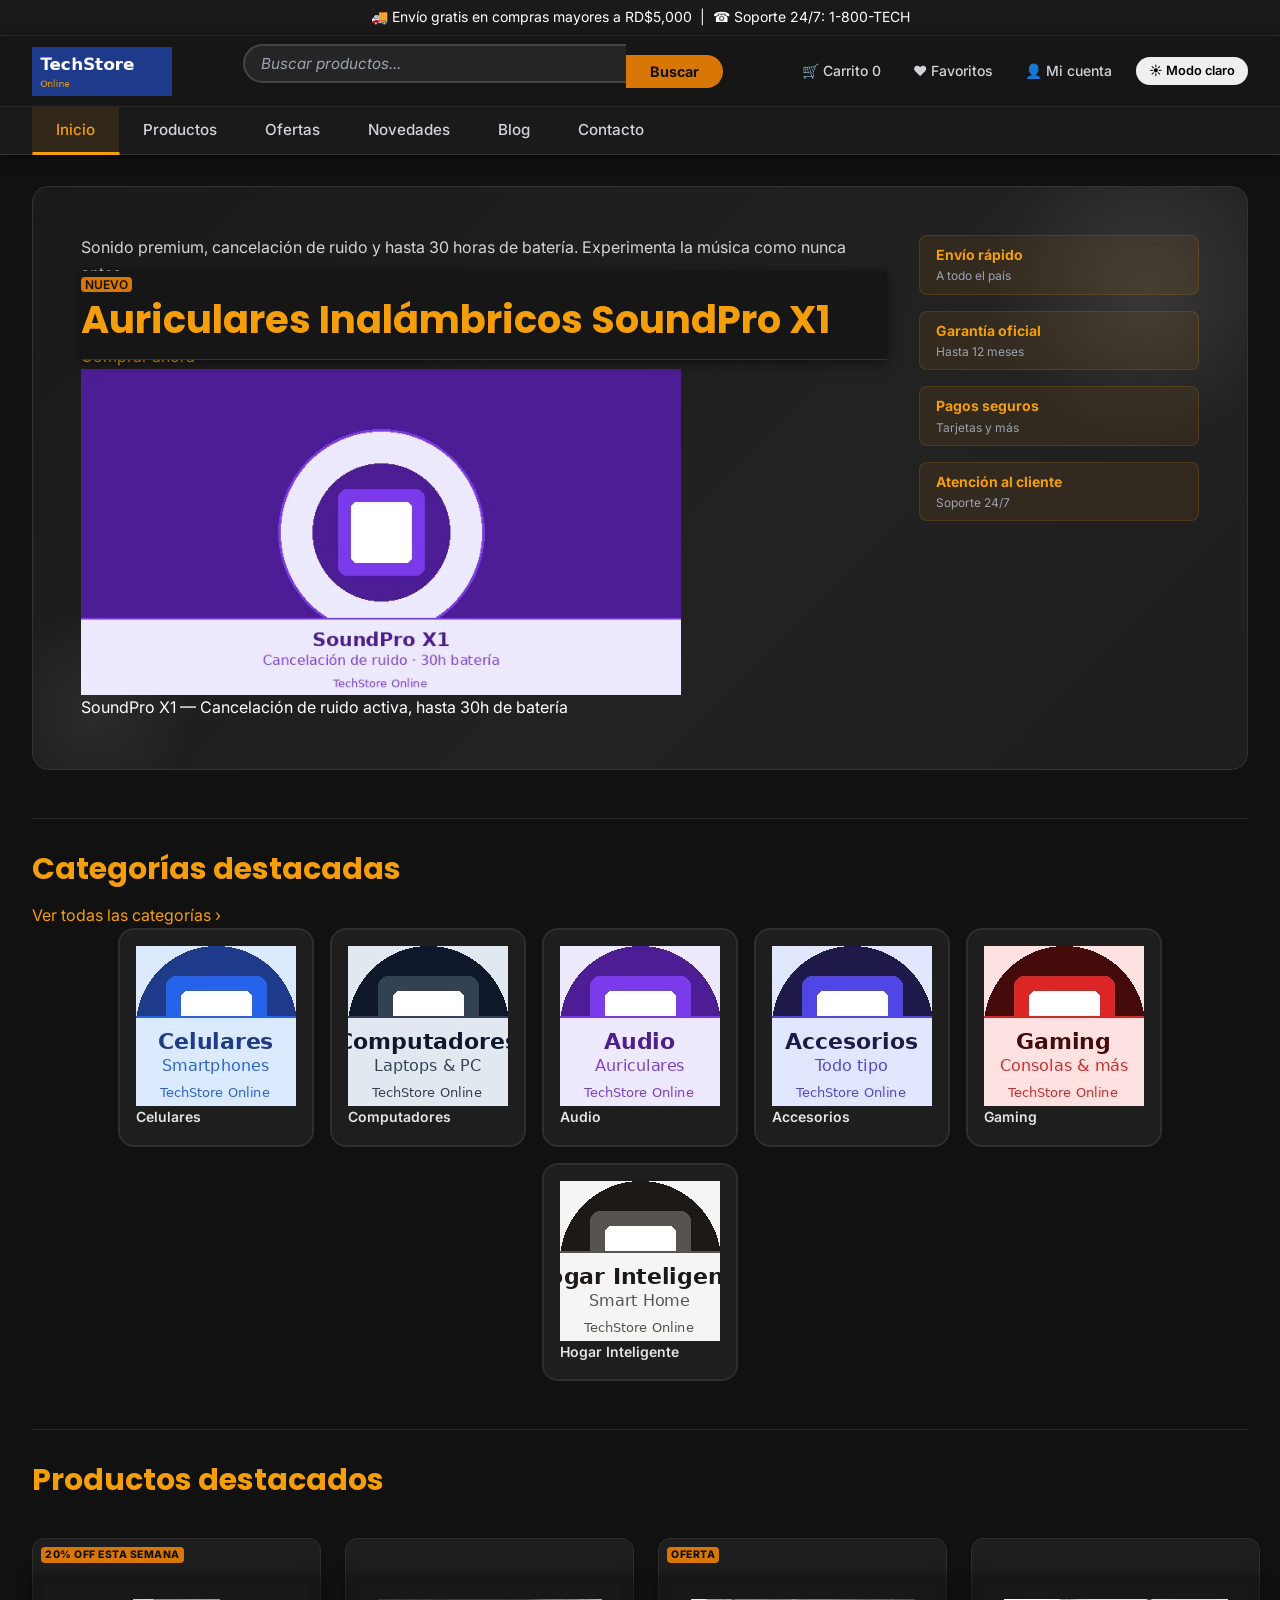
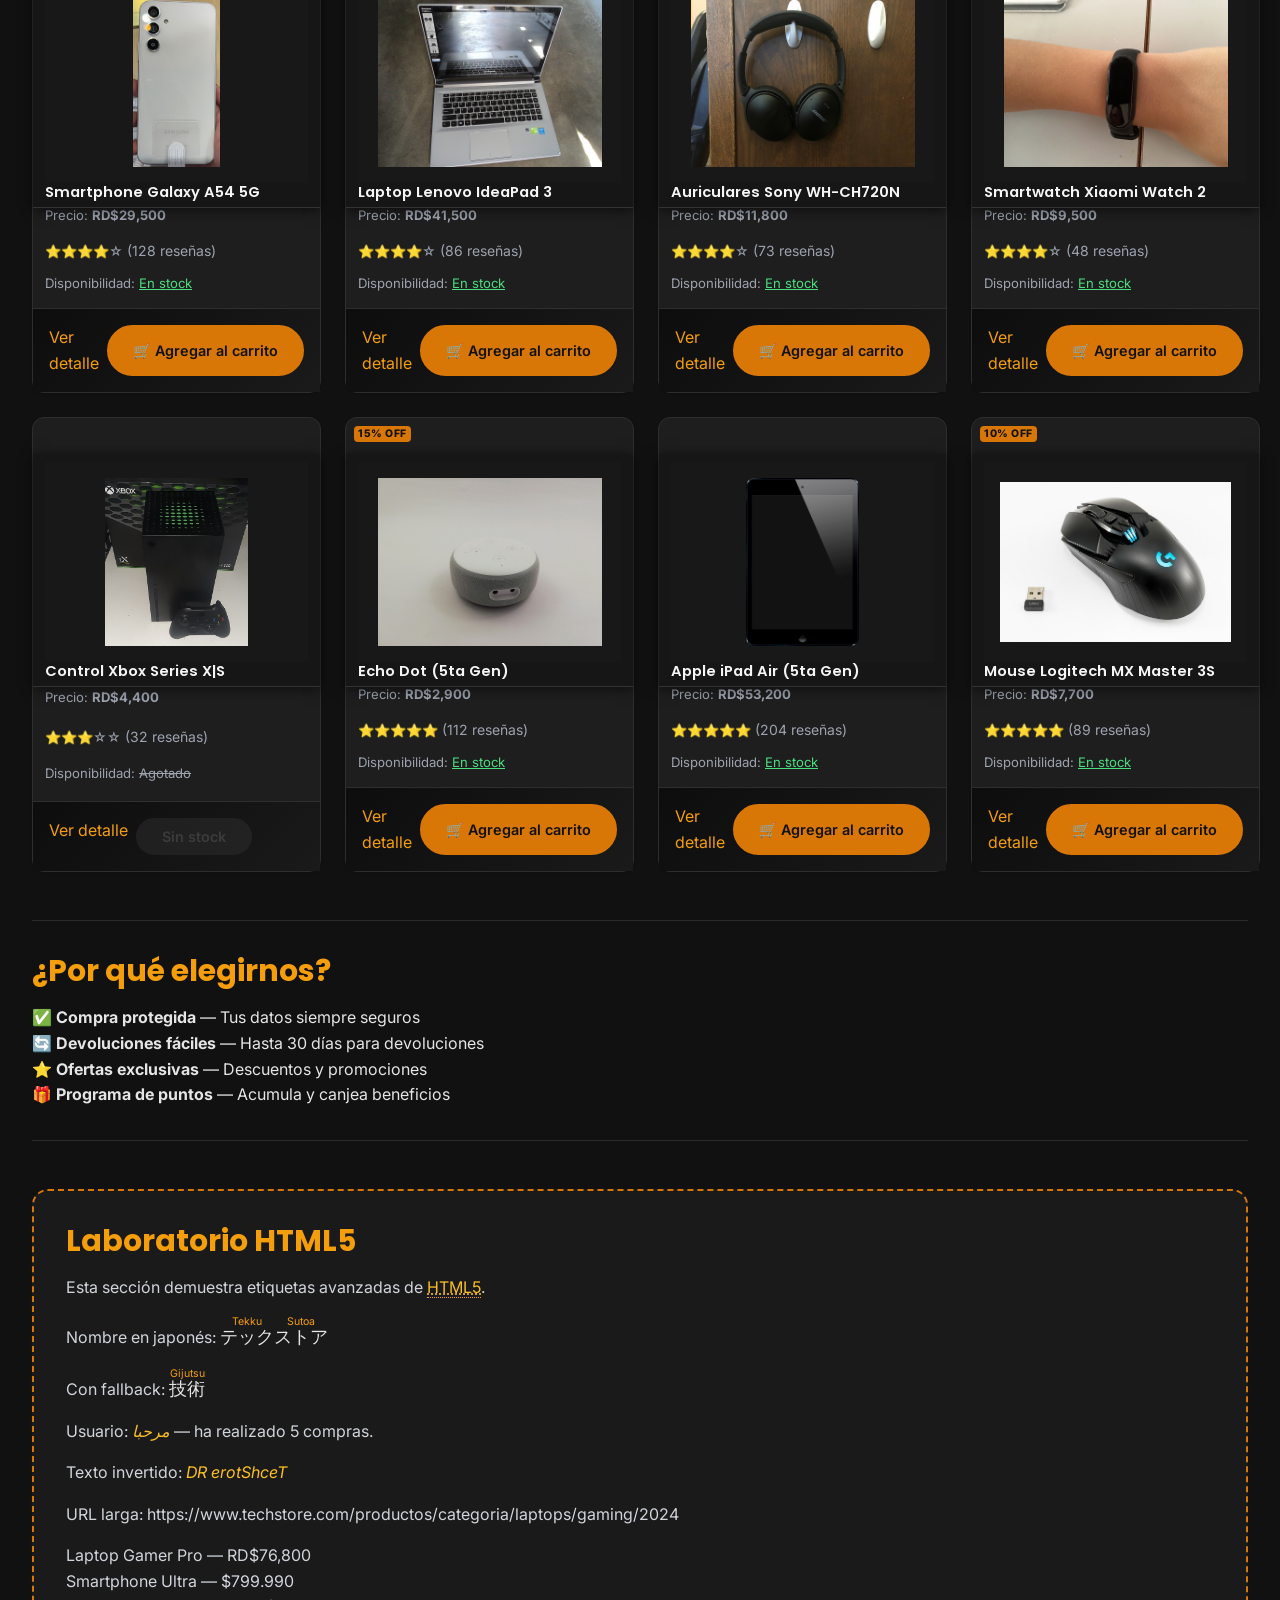
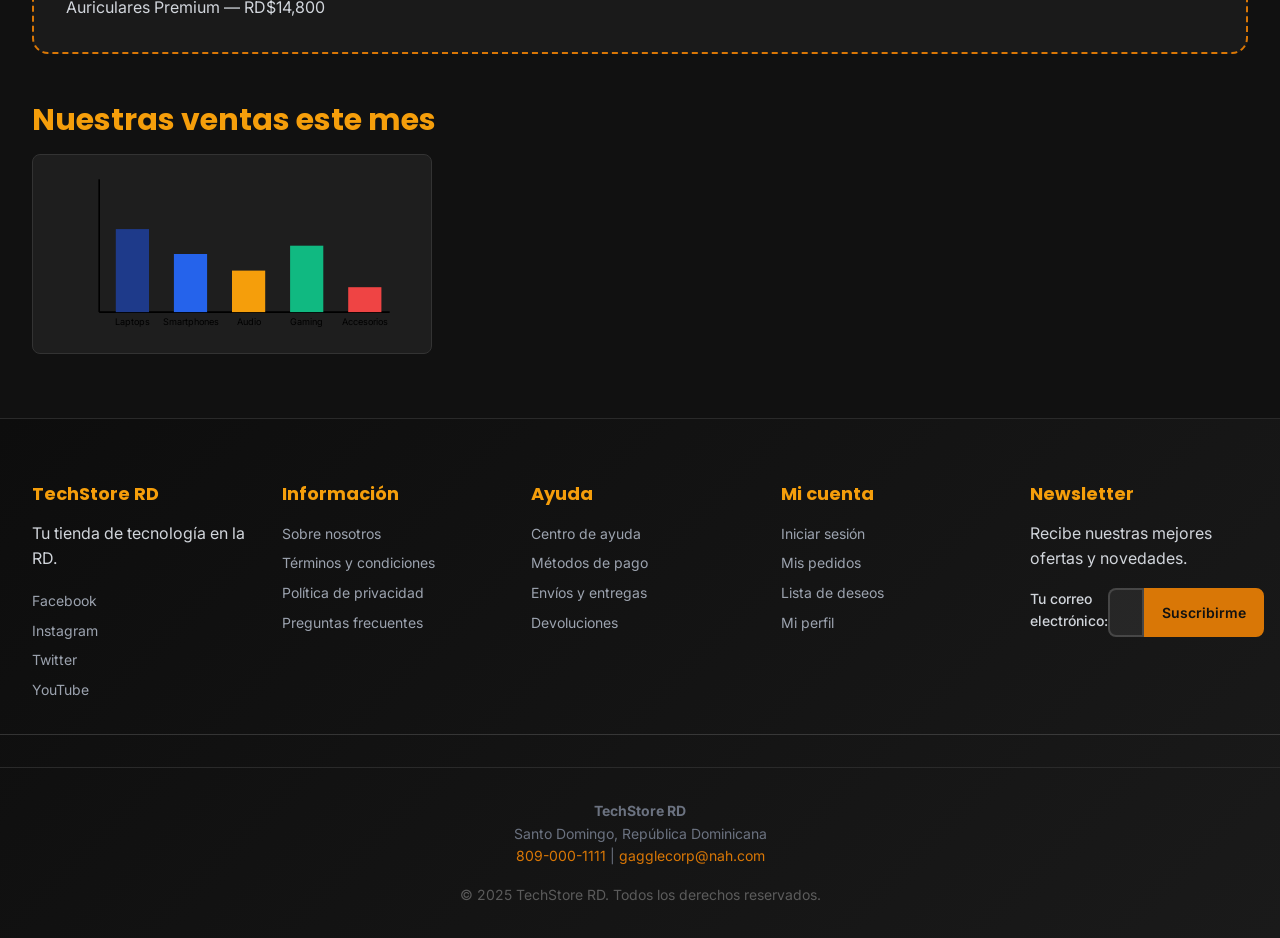
<file: index.html>
<!DOCTYPE html>
<html lang="es">
<head>
  <meta charset="UTF-8">
  <meta name="viewport" content="width=device-width, initial-scale=1.0">
  <meta name="description" content="TechStore RD - Tu tienda de tecnología en la República Dominicana. Laptops, smartphones, accesorios y más.">
  <meta name="keywords" content="tecnología, laptops, smartphones, accesorios, gaming">
  <meta name="author" content="TechStore RD">
  <meta name="robots" content="index, follow">
  <meta property="og:title" content="TechStore RD">
  <meta property="og:description" content="Tu tienda de tecnología favorita">
  <meta property="og:type" content="website">
  <title>TechStore RD - Inicio</title>
  <link rel="stylesheet" href="css/estilos.css">
  <link rel="stylesheet" href="css/responsive.css">
  <link rel="stylesheet" href="css/animaciones.css">
  <base href="">
</head>
<body>

  <!-- Barra superior de anuncios -->
  <div>
    <p><small>🚚 Envío gratis en compras mayores a RD$5,000 &nbsp;|&nbsp; ☎ Soporte 24/7: 1-800-TECH</small></p>
  </div>

  <!-- Encabezado principal -->
  <header>
    <div>
      <!-- Logo -->
      <figure>
        <img src="img/ui/logo.png" alt="Logo de TechStore RD">
        <figcaption>TechStore RD</figcaption>
      </figure>

      <!-- Barra de búsqueda -->
      <form action="productos.html" method="get" role="search">
        <label for="busqueda">Buscar productos:</label>
        <input
          type="search"
          id="busqueda"
          name="q"
          placeholder="Buscar productos..."
          aria-label="Buscar productos en TechStore"
          autocomplete="on"
        >
        <button type="submit" aria-label="Buscar">Buscar</button>
      </form>

      <!-- Acciones del usuario -->
      <div>
        <a href="carrito.html" aria-label="Ver carrito de compras">🛒 Carrito <span data-carrito-contador>0</span></a>
        <a href="404.html" aria-label="Ver favoritos">♥ Favoritos</a>
        <a href="404.html" aria-label="Mi cuenta">👤 Mi cuenta</a>
        <button type="button" id="btn-tema" aria-label="Cambiar tema">☀️ Modo claro</button>
      </div>
    </div>

    <!-- Navegación principal -->
    <nav aria-label="Navegación principal">
      <ul>
        <li><a href="index.html" aria-current="page">Inicio</a></li>
        <li><a href="productos.html">Productos</a></li>
        <li><a href="productos.html">Ofertas</a></li>
        <li><a href="productos.html">Novedades</a></li>
        <li><a href="acerca.html">Blog</a></li>
        <li><a href="contacto.html">Contacto</a></li>
      </ul>
    </nav>
  </header>

  <main>

    <!-- ==================== BANNER PROMOCIONAL ==================== -->
    <section aria-label="Banner promocional principal">
      <article>
        <header>
          <mark>NUEVO</mark>
          <h1>Auriculares Inalámbricos <strong>SoundPro X1</strong></h1>
        </header>
        <p>Sonido premium, cancelación de ruido y hasta 30 horas de batería. Experimenta la música como nunca antes.</p>
        <p>Precio especial: <strong>RD$11,800</strong> <del>RD$14,800</del></p>
        <a href="producto.html?id=sony-auriculares" aria-label="Comprar Auriculares SoundPro X1 ahora">Comprar ahora</a>

        <figure>
          <img
            src="img/banner/banner-auriculares.jpg"
            alt="Auriculares inalámbricos SoundPro X1 en color negro con cancelación de ruido activa"
            width="600"
            height="350"
          >
          <figcaption>SoundPro X1 — Cancelación de ruido activa, hasta 30h de batería</figcaption>
        </figure>
      </article>

      <!-- Beneficios rápidos -->
      <aside aria-label="Beneficios de compra">
        <ul>
          <li>
            <strong>Envío rápido</strong>
            <p>A todo el país</p>
          </li>
          <li>
            <strong>Garantía oficial</strong>
            <p>Hasta 12 meses</p>
          </li>
          <li>
            <strong>Pagos seguros</strong>
            <p>Tarjetas y más</p>
          </li>
          <li>
            <strong>Atención al cliente</strong>
            <p>Soporte 24/7</p>
          </li>
        </ul>
      </aside>
    </section>

    <hr>

    <!-- ==================== CATEGORÍAS DESTACADAS ==================== -->
    <section aria-labelledby="titulo-categorias">
      <h2 id="titulo-categorias">Categorías destacadas</h2>
      <a href="productos.html">Ver todas las categorías &rsaquo;</a>

      <nav aria-label="Categorías de productos">
        <ul>
          <li>
            <article>
              <a href="productos.html">
                <figure>
                  <img src="img/categorias/celulares.jpg" alt="Categoría Celulares">
                  <figcaption>Celulares</figcaption>
                </figure>
              </a>
            </article>
          </li>
          <li>
            <article>
              <a href="productos.html">
                <figure>
                  <img src="img/categorias/computadores.jpg" alt="Categoría Computadores">
                  <figcaption>Computadores</figcaption>
                </figure>
              </a>
            </article>
          </li>
          <li>
            <article>
              <a href="productos.html">
                <figure>
                  <img src="img/categorias/audio.jpg" alt="Categoría Audio">
                  <figcaption>Audio</figcaption>
                </figure>
              </a>
            </article>
          </li>
          <li>
            <article>
              <a href="productos.html">
                <figure>
                  <img src="img/categorias/accesorios.jpg" alt="Categoría Accesorios">
                  <figcaption>Accesorios</figcaption>
                </figure>
              </a>
            </article>
          </li>
          <li>
            <article>
              <a href="productos.html">
                <figure>
                  <img src="img/categorias/gaming.jpg" alt="Categoría Gaming">
                  <figcaption>Gaming</figcaption>
                </figure>
              </a>
            </article>
          </li>
          <li>
            <article>
              <a href="productos.html">
                <figure>
                  <img src="img/categorias/hogar.jpg" alt="Categoría Hogar Inteligente">
                  <figcaption>Hogar Inteligente</figcaption>
                </figure>
              </a>
            </article>
          </li>
        </ul>
      </nav>
    </section>

    <hr>

    <!-- ==================== PRODUCTOS DESTACADOS ==================== -->
    <section aria-labelledby="titulo-productos">
      <h2 id="titulo-productos">Productos destacados</h2>

      <!-- Producto 1 -->
      <article>
        <header>
          <figure>
            <img src="img/productos/galaxy-a54.jpg" alt="Smartphone Samsung Galaxy A54 5G en color negro" width="200" height="200">
          </figure>
          <h3>Smartphone Galaxy A54 5G</h3>
        </header>
        <p>Pantalla <abbr title="Super Active Matrix Organic Light Emitting Diode">Super AMOLED</abbr> de 6.4", cámara de 50MP y batería de 5000mAh.</p>
        <p>
          Precio: <strong>RD$29,500</strong><br>
          <mark>20% OFF esta semana</mark>
        </p>
        <p>⭐⭐⭐⭐☆ <small>(128 reseñas)</small></p>
        <p>Disponibilidad: <ins>En stock</ins></p>
        <footer>
          <a href="producto.html?id=galaxy-a54">Ver detalle</a>
          <button type="button" class="btn-agregar-inicio" data-id="galaxy-a54" aria-label="Agregar Samsung Galaxy A54 al carrito">🛒 Agregar al carrito</button>
        </footer>
      </article>

      <!-- Producto 2 -->
      <article>
        <header>
          <figure>
            <img src="img/productos/lenovo-ideapad.jpg" alt="Laptop Lenovo IdeaPad 3 color gris" width="200" height="200">
          </figure>
          <h3>Laptop Lenovo IdeaPad 3</h3>
        </header>
        <p>Procesador Intel Core i5, 8<abbr title="Gigabytes">GB</abbr> RAM, <abbr title="Solid State Drive">SSD</abbr> 256GB. Ideal para estudiantes y trabajo.</p>
        <p>
          Precio: <strong>RD$41,500</strong>
        </p>
        <p>⭐⭐⭐⭐☆ <small>(86 reseñas)</small></p>
        <p>Disponibilidad: <ins>En stock</ins></p>
        <footer>
          <a href="producto.html?id=lenovo-ideapad">Ver detalle</a>
          <button type="button" class="btn-agregar-inicio" data-id="lenovo-ideapad" aria-label="Agregar Lenovo IdeaPad 3 al carrito">🛒 Agregar al carrito</button>
        </footer>
      </article>

      <!-- Producto 3 -->
      <article>
        <header>
          <figure>
            <img src="img/productos/sony-auriculares.jpg" alt="Auriculares Sony WH-CH720N en color blanco" width="200" height="200">
          </figure>
          <h3>Auriculares Sony WH-CH720N</h3>
        </header>
        <p>Cancelación activa de ruido, 35h de batería y diseño ultraligero. Compatible con Alexa y Google Assistant.</p>
        <p>
          Precio: <strong>RD$11,800</strong><br>
          <mark>OFERTA</mark>
        </p>
        <p>⭐⭐⭐⭐☆ <small>(73 reseñas)</small></p>
        <p>Disponibilidad: <ins>En stock</ins></p>
        <footer>
          <a href="producto.html?id=sony-auriculares">Ver detalle</a>
          <button type="button" class="btn-agregar-inicio" data-id="sony-auriculares" aria-label="Agregar Sony WH-CH720N al carrito">🛒 Agregar al carrito</button>
        </footer>
      </article>

      <!-- Producto 4 -->
      <article>
        <header>
          <figure>
            <img src="img/productos/xiaomi-watch.jpg" alt="Smartwatch Xiaomi Watch 2 con correa negra" width="200" height="200">
          </figure>
          <h3>Smartwatch Xiaomi Watch 2</h3>
        </header>
        <p>Monitor de salud 24/7, <abbr title="Global Positioning System">GPS</abbr> integrado, resistencia al agua <abbr title="Ingress Protection rating 68">IP68</abbr> y hasta 65h de batería.</p>
        <p>
          Precio: <strong>RD$9,500</strong>
        </p>
        <p>⭐⭐⭐⭐☆ <small>(48 reseñas)</small></p>
        <p>Disponibilidad: <ins>En stock</ins></p>
        <footer>
          <a href="producto.html?id=xiaomi-watch">Ver detalle</a>
          <button type="button" class="btn-agregar-inicio" data-id="xiaomi-watch" aria-label="Agregar Xiaomi Watch 2 al carrito">🛒 Agregar al carrito</button>
        </footer>
      </article>

      <!-- Producto 5 -->
      <article>
        <header>
          <figure>
            <img src="img/productos/xbox-control.jpg" alt="Control Xbox Series X|S color negro" width="200" height="200">
          </figure>
          <h3>Control Xbox Series X|S</h3>
        </header>
        <p>Control inalámbrico con textura antideslizante, botón de compartir y compatibilidad multiplataforma.</p>
        <p>
          Precio: <strong>RD$4,400</strong>
        </p>
        <p>⭐⭐⭐☆☆ <small>(32 reseñas)</small></p>
        <p>Disponibilidad: <del>Agotado</del></p>
        <footer>
          <a href="producto.html?id=xbox-control">Ver detalle</a>
          <button type="button" disabled aria-label="Control Xbox no disponible actualmente" aria-disabled="true">Sin stock</button>
        </footer>
      </article>

      <!-- Producto 6 -->
      <article>
        <header>
          <figure>
            <img src="img/productos/echo-dot.jpg" alt="Amazon Echo Dot 5ta generación en color azul" width="200" height="200">
          </figure>
          <h3>Echo Dot (5ta Gen)</h3>
        </header>
        <p>Altavoz inteligente con Alexa integrada, sonido mejorado y hub para dispositivos de hogar inteligente.</p>
        <p>
          Precio: <strong>RD$2,900</strong><br>
          <mark>15% OFF</mark>
        </p>
        <p>⭐⭐⭐⭐⭐ <small>(112 reseñas)</small></p>
        <p>Disponibilidad: <ins>En stock</ins></p>
        <footer>
          <a href="producto.html?id=echo-dot">Ver detalle</a>
          <button type="button" class="btn-agregar-inicio" data-id="echo-dot" aria-label="Agregar Echo Dot al carrito">🛒 Agregar al carrito</button>
        </footer>
      </article>

      <!-- Producto 7 -->
      <article>
        <header>
          <figure>
            <img src="img/productos/ipad-air.jpg" alt="Apple iPad Air 5ta generación en color plateado" width="200" height="200">
          </figure>
          <h3>Apple iPad Air (5ta Gen)</h3>
        </header>
        <p>Chip M1, pantalla Liquid Retina de 10.9", compatible con Apple Pencil 2 y teclado Magic Keyboard.</p>
        <p>
          Precio: <strong>RD$53,200</strong>
        </p>
        <p>⭐⭐⭐⭐⭐ <small>(204 reseñas)</small></p>
        <p>Disponibilidad: <ins>En stock</ins></p>
        <footer>
          <a href="producto.html?id=ipad-air">Ver detalle</a>
          <button type="button" class="btn-agregar-inicio" data-id="ipad-air" aria-label="Agregar iPad Air al carrito">🛒 Agregar al carrito</button>
        </footer>
      </article>

      <!-- Producto 8 -->
      <article>
        <header>
          <figure>
            <img src="img/productos/logitech-mouse.jpg" alt="Mouse Logitech MX Master 3S en color negro" width="200" height="200">
          </figure>
          <h3>Mouse Logitech MX Master 3S</h3>
        </header>
        <p>Mouse inalámbrico de alta precisión con rueda MagSpeed, 7 botones programables y recarga <abbr title="Universal Serial Bus tipo C">USB-C</abbr>.</p>
        <p>
          Precio: <strong>RD$7,700</strong><br>
          <mark>10% OFF</mark>
        </p>
        <p>⭐⭐⭐⭐⭐ <small>(89 reseñas)</small></p>
        <p>Disponibilidad: <ins>En stock</ins></p>
        <footer>
          <a href="producto.html?id=logitech-mouse">Ver detalle</a>
          <button type="button" class="btn-agregar-inicio" data-id="logitech-mouse" aria-label="Agregar Logitech MX Master 3S al carrito">🛒 Agregar al carrito</button>
        </footer>
      </article>

    </section>

    <hr>

    <!-- ==================== GARANTÍAS ==================== -->
    <section aria-label="Garantías y beneficios de compra">
      <h2>¿Por qué elegirnos?</h2>
      <ul>
        <li>✅ <strong>Compra protegida</strong> — Tus datos siempre seguros</li>
        <li>🔄 <strong>Devoluciones fáciles</strong> — Hasta 30 días para devoluciones</li>
        <li>⭐ <strong>Ofertas exclusivas</strong> — Descuentos y promociones</li>
        <li>🎁 <strong>Programa de puntos</strong> — Acumula y canjea beneficios</li>
      </ul>
    </section>

    <hr>

    <!-- ==================== LABORATORIO HTML5 ==================== -->
    <section aria-labelledby="lab-titulo">
      <h2 id="lab-titulo">Laboratorio HTML5</h2>
      <p>Esta sección demuestra etiquetas avanzadas de <abbr title="HyperText Markup Language versión 5">HTML5</abbr>.</p>

      <!-- ruby: pronunciación en japonés del nombre de la tienda -->
      <p>
        Nombre en japonés:
        <ruby>
          テック<rt>Tekku</rt>ストア<rt>Sutoa</rt>
        </ruby>
      </p>

      <!-- rp: fallback para navegadores que no soportan ruby -->
      <p>
        Con fallback:
        <ruby>
          技術<rp>(</rp><rt>Gijutsu</rt><rp>)</rp>
        </ruby>
      </p>

      <!-- bdi: texto con dirección bidireccional aislada -->
      <p>Usuario: <bdi>مرحبا</bdi> — ha realizado 5 compras.</p>

      <!-- bdo: cambio explícito de dirección de texto -->
      <p>Texto invertido: <bdo dir="rtl">TechStore RD</bdo></p>

      <!-- wbr: sugerencia de salto de línea en URL larga -->
      <p>
        URL larga: https://www.techstore<wbr>.com/productos<wbr>/categoria<wbr>/laptops<wbr>/gaming<wbr>/2024
      </p>

      <!-- data: SKU de producto con valor legible por máquinas -->
      <ul>
        <li><data value="SKU-1001">Laptop Gamer Pro</data> — RD$76,800</li>
        <li><data value="SKU-1002">Smartphone Ultra</data> — $799.990</li>
        <li><data value="SKU-1003">Auriculares Premium</data> — RD$14,800</li>
      </ul>
    </section>

    <!-- ==================== BONUS: DIALOG MODAL ==================== -->
    <dialog id="modal-bienvenida" aria-labelledby="modal-titulo" aria-describedby="modal-desc">
      <article>
        <header>
          <h2 id="modal-titulo">¡Bienvenido a TechStore!</h2>
        </header>
        <p id="modal-desc">Regístrate y obtén un <strong>10% de descuento</strong> en tu primera compra.</p>
        <form method="dialog">
          <button type="submit" autofocus>¡Lo quiero!</button>
          <button type="submit">Ahora no</button>
        </form>
      </article>
    </dialog>

    <!-- BONUS: SVG inline -->
    <section aria-label="Gráfico de ventas SVG">
      <h2>Nuestras ventas este mes</h2>
      <svg
        width="400"
        height="200"
        viewBox="0 0 400 200"
        role="img"
        aria-label="Gráfico de barras mostrando ventas mensuales por categoría"
        xmlns="http://www.w3.org/2000/svg"
      >
        <title>Ventas mensuales por categoría</title>
        <desc>Gráfico de barras con ventas de Laptops, Smartphones, Audio, Gaming y Accesorios</desc>

        <!-- Eje Y -->
        <line x1="40" y1="10" x2="40" y2="170" stroke="black" stroke-width="2"/>
        <!-- Eje X -->
        <line x1="40" y1="170" x2="390" y2="170" stroke="black" stroke-width="2"/>

        <!-- Barras -->
        <rect x="60"  y="70"  width="40" height="100" fill="#1E3A8A" aria-label="Laptops: 100 unidades"/>
        <rect x="130" y="100" width="40" height="70"  fill="#2563EB" aria-label="Smartphones: 70 unidades"/>
        <rect x="200" y="120" width="40" height="50"  fill="#F59E0B" aria-label="Audio: 50 unidades"/>
        <rect x="270" y="90"  width="40" height="80"  fill="#10B981" aria-label="Gaming: 80 unidades"/>
        <rect x="340" y="140" width="40" height="30"  fill="#EF4444" aria-label="Accesorios: 30 unidades"/>

        <!-- Etiquetas -->
        <text x="80"  y="185" text-anchor="middle" font-size="11">Laptops</text>
        <text x="150" y="185" text-anchor="middle" font-size="11">Smartphones</text>
        <text x="220" y="185" text-anchor="middle" font-size="11">Audio</text>
        <text x="290" y="185" text-anchor="middle" font-size="11">Gaming</text>
        <text x="360" y="185" text-anchor="middle" font-size="11">Accesorios</text>
      </svg>
    </section>

    <!-- BONUS: Template -->
    <template id="template-producto">
      <article class="tarjeta-producto">
        <header>
          <figure>
            <img src="" alt="">
          </figure>
          <h3 class="nombre-producto"></h3>
        </header>
        <p class="descripcion-producto"></p>
        <p>Precio: <strong class="precio-producto"></strong></p>
        <footer>
          <button type="button">Agregar al carrito</button>
        </footer>
      </article>
    </template>

    <noscript>
      <p>Este sitio funciona mejor con JavaScript habilitado. Por favor actívalo en tu navegador.</p>
    </noscript>

  </main>

  <!-- ==================== PIE DE PÁGINA ==================== -->
  <footer>
    <div>
      <section aria-label="Información de TechStore">
        <h3>TechStore RD</h3>
        <p>Tu tienda de tecnología en la RD.</p>
        <ul aria-label="Redes sociales">
          <li><a href="404.html" aria-label="Facebook de TechStore">Facebook</a></li>
          <li><a href="404.html" aria-label="Instagram de TechStore">Instagram</a></li>
          <li><a href="404.html" aria-label="Twitter de TechStore">Twitter</a></li>
          <li><a href="404.html" aria-label="YouTube de TechStore">YouTube</a></li>
        </ul>
      </section>

      <section aria-label="Información">
        <h3>Información</h3>
        <ul>
          <li><a href="acerca.html">Sobre nosotros</a></li>
          <li><a href="404.html">Términos y condiciones</a></li>
          <li><a href="404.html">Política de privacidad</a></li>
          <li><a href="404.html">Preguntas frecuentes</a></li>
        </ul>
      </section>

      <section aria-label="Ayuda">
        <h3>Ayuda</h3>
        <ul>
          <li><a href="contacto.html">Centro de ayuda</a></li>
          <li><a href="404.html">Métodos de pago</a></li>
          <li><a href="404.html">Envíos y entregas</a></li>
          <li><a href="404.html">Devoluciones</a></li>
        </ul>
      </section>

      <section aria-label="Mi cuenta">
        <h3>Mi cuenta</h3>
        <ul>
          <li><a href="404.html">Iniciar sesión</a></li>
          <li><a href="404.html">Mis pedidos</a></li>
          <li><a href="404.html">Lista de deseos</a></li>
          <li><a href="404.html">Mi perfil</a></li>
        </ul>
      </section>

      <section aria-label="Newsletter">
        <h3>Newsletter</h3>
        <p>Recibe nuestras mejores ofertas y novedades.</p>
        <form action="#" method="post">
          <label for="email-footer">Tu correo electrónico:</label>
          <input
            type="email"
            id="email-footer"
            name="email"
            placeholder="correo@ejemplo.com"
            required
            aria-label="Correo electrónico para suscripción"
          >
          <button type="submit">Suscribirme</button>
        </form>
      </section>
    </div>

    <hr>

    <address>
      <strong>TechStore RD</strong><br>
      Santo Domingo, República Dominicana<br>
      <a href="tel:+18090001111">809-000-1111</a> |
      <a href="mailto:gagglecorp@nah.com">gagglecorp@nah.com</a>
    </address>
    <p><small>&copy; 2025 TechStore RD. Todos los derechos reservados.</small></p>
  </footer>

  <script type="module" src="js/app.js"></script>
  <script type="module" src="js/inicio.js"></script>
</body>
</html>
</file>
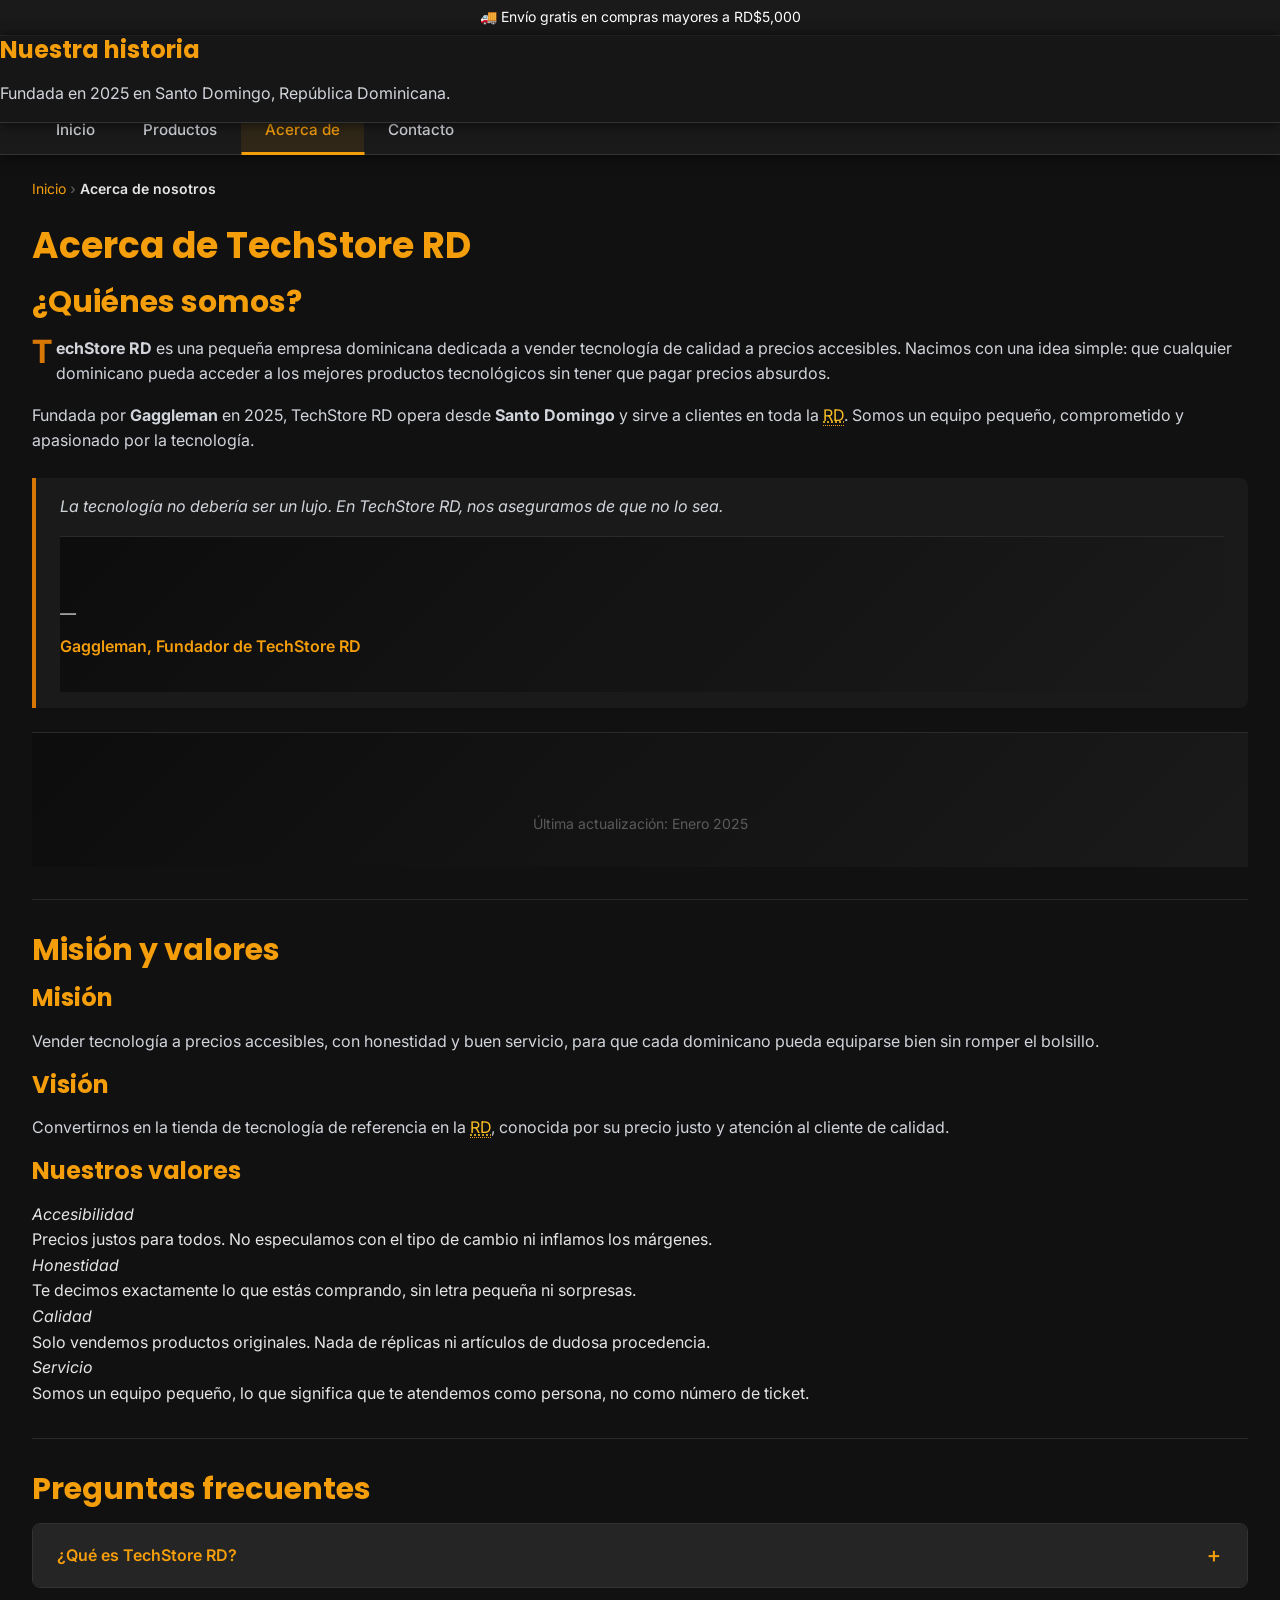
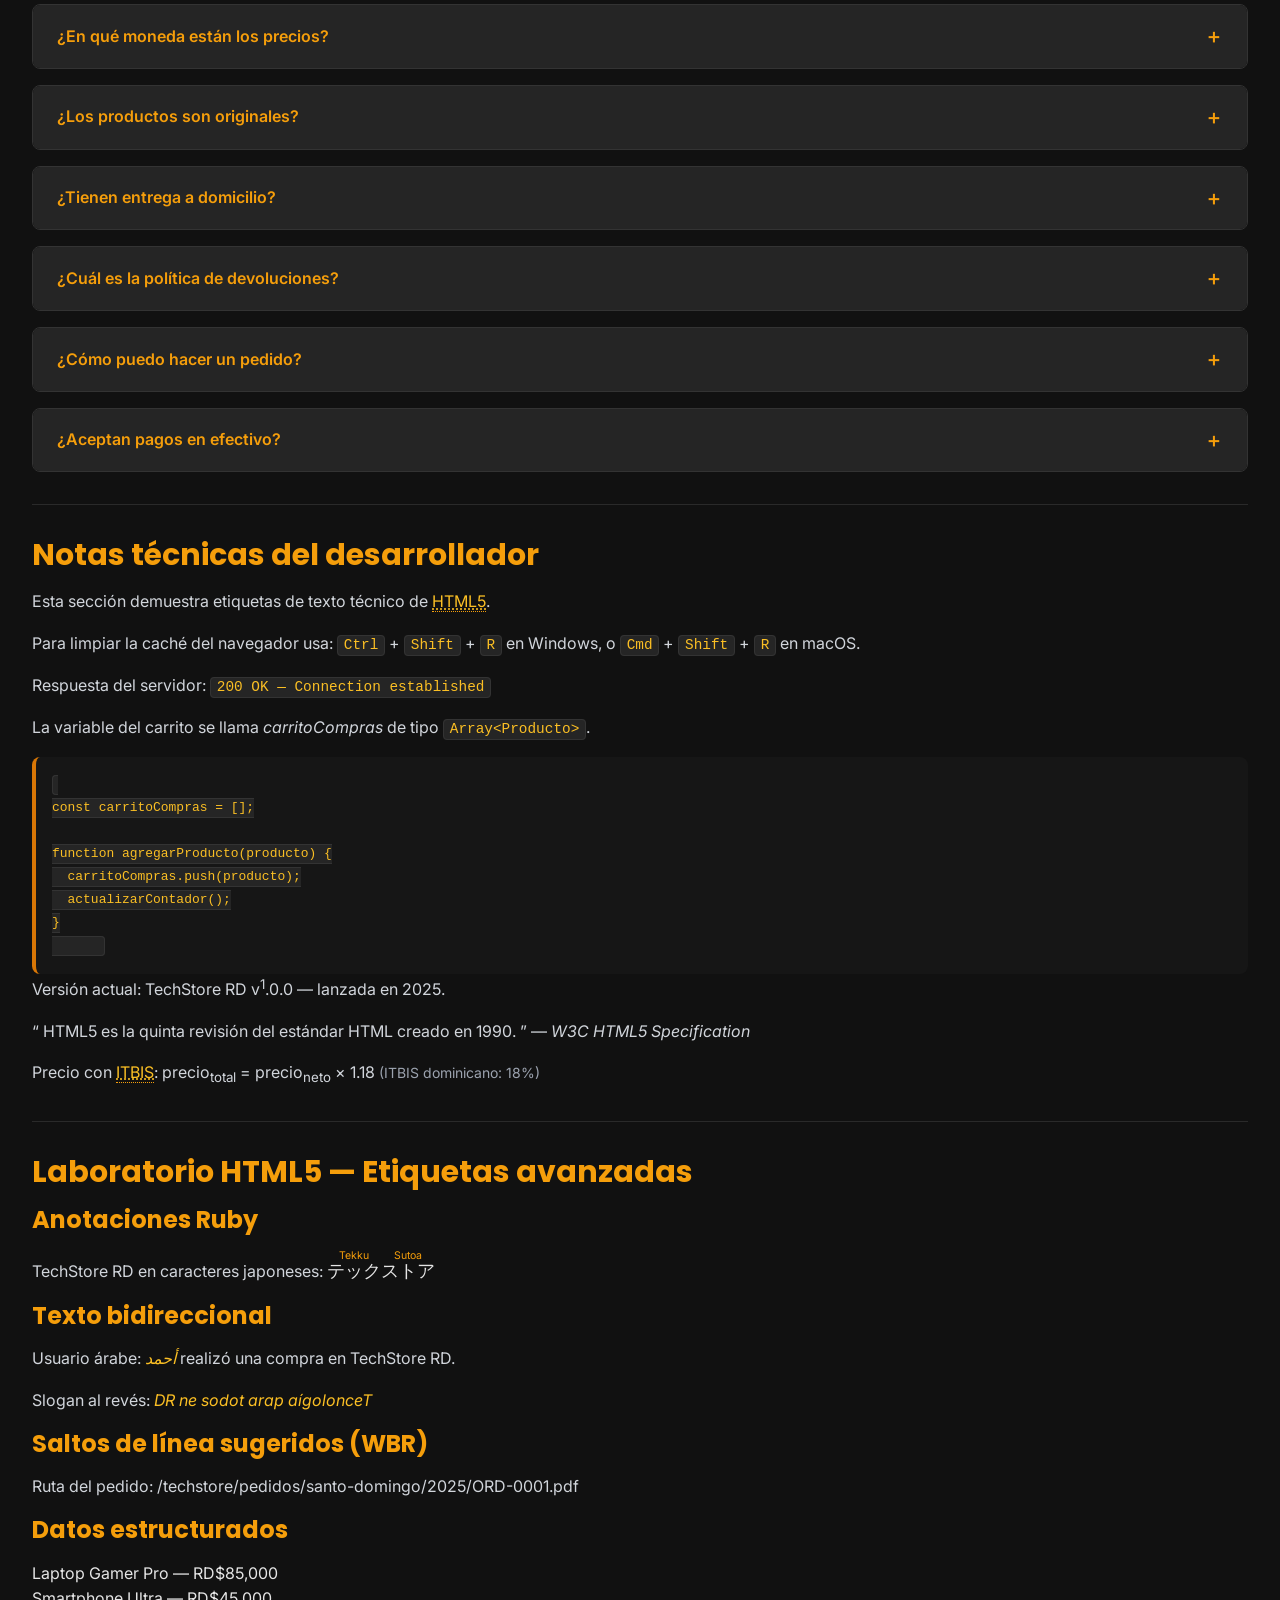
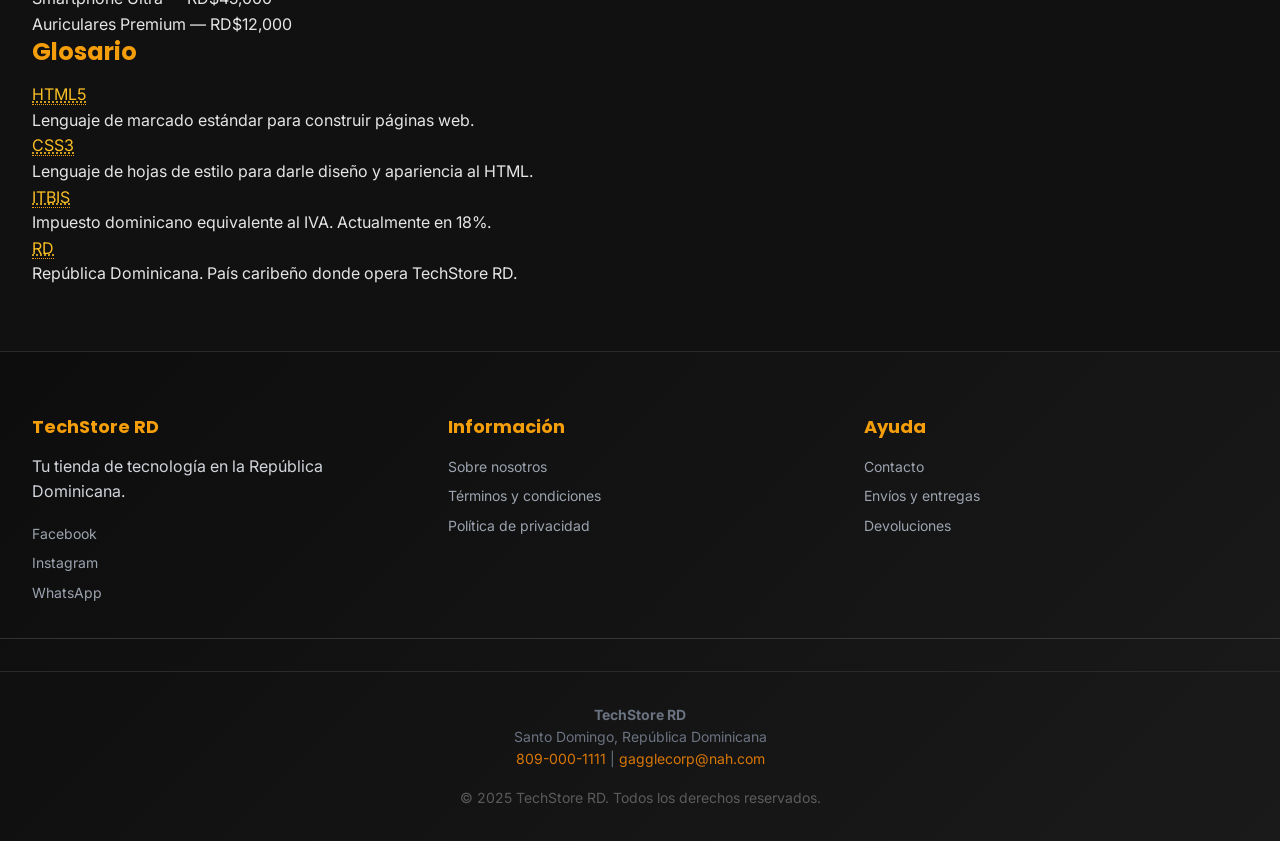
<file: acerca.html>
<!DOCTYPE html>
<html lang="es">
<head>
  <meta charset="UTF-8">
  <meta name="viewport" content="width=device-width, initial-scale=1.0">
  <meta name="description" content="Conoce la historia y misión de TechStore RD — tu tienda de tecnología en Santo Domingo, República Dominicana.">
  <meta name="author" content="TechStore RD">
  <title>Acerca de Nosotros - TechStore RD</title>
  <link rel="stylesheet" href="css/estilos.css">
  <link rel="stylesheet" href="css/responsive.css">
  <link rel="stylesheet" href="css/animaciones.css">
</head>
<body>

  <div>
    <p><small>🚚 Envío gratis en compras mayores a RD$5,000</small></p>
  </div>

  <header>
    <div>
      <figure>
        <a href="index.html">
          <img src="img/ui/logo.png" alt="Logo TechStore RD — Ir al inicio">
        </a>
      </figure>
      <form action="productos.html" method="get" role="search">
        <label for="busqueda">Buscar:</label>
        <input type="search" id="busqueda" name="q" placeholder="Buscar productos..." aria-label="Buscar productos">
        <button type="submit">Buscar</button>
      </form>
      <div>
        <a href="carrito.html" aria-label="Ver carrito">🛒 Carrito <span data-carrito-contador>0</span></a>
        <a href="404.html" aria-label="Mi cuenta">👤 Mi cuenta</a>
        <button type="button" id="btn-tema" aria-label="Cambiar tema">☀️ Modo claro</button>
      </div>
    </div>
    <nav aria-label="Navegación principal">
      <ul>
        <li><a href="index.html">Inicio</a></li>
        <li><a href="productos.html">Productos</a></li>
        <li><a href="acerca.html" aria-current="page">Acerca de</a></li>
        <li><a href="contacto.html">Contacto</a></li>
      </ul>
    </nav>
  </header>

  <main>

    <nav aria-label="Ruta de navegación">
      <ol>
        <li><a href="index.html">Inicio</a></li>
        <li aria-current="page">Acerca de nosotros</li>
      </ol>
    </nav>

    <h1>Acerca de TechStore RD</h1>

    <!-- ==================== QUIÉNES SOMOS ==================== -->
    <section aria-labelledby="titulo-quienes">
      <h2 id="titulo-quienes">¿Quiénes somos?</h2>

      <article>
        <header>
          <h3>Nuestra historia</h3>
          <p>Fundada en <time datetime="2025">2025</time> en Santo Domingo, República Dominicana.</p>
        </header>

        <p class="descripcion-destacada">
          <strong>TechStore RD</strong> es una pequeña empresa dominicana dedicada a vender tecnología
          de calidad a precios accesibles. Nacimos con una idea simple: que cualquier dominicano pueda
          acceder a los mejores productos tecnológicos sin tener que pagar precios absurdos.
        </p>

        <p>
          Fundada por <strong>Gaggleman</strong> en <time datetime="2025">2025</time>, TechStore RD
          opera desde <strong>Santo Domingo</strong> y sirve a clientes en toda la
          <abbr title="República Dominicana">RD</abbr>. Somos un equipo pequeño, comprometido
          y apasionado por la tecnología.
        </p>

        <blockquote>
          <p>La tecnología no debería ser un lujo. En TechStore RD, nos aseguramos de que no lo sea.</p>
          <footer>— <cite>Gaggleman, Fundador de TechStore RD</cite></footer>
        </blockquote>

        <footer>
          <p>Última actualización: <time datetime="2025-01-01">Enero 2025</time></p>
        </footer>
      </article>
    </section>

    <hr>

    <!-- ==================== MISIÓN Y VALORES ==================== -->
    <section aria-labelledby="titulo-mision">
      <h2 id="titulo-mision">Misión y valores</h2>

      <article>
        <h3>Misión</h3>
        <p>
          Vender tecnología a precios accesibles, con honestidad y buen servicio,
          para que cada dominicano pueda equiparse bien sin romper el bolsillo.
        </p>
      </article>

      <article>
        <h3>Visión</h3>
        <p>
          Convertirnos en la tienda de tecnología de referencia en la
          <abbr title="República Dominicana">RD</abbr>, conocida por su precio justo
          y atención al cliente de calidad.
        </p>
      </article>

      <article>
        <h3>Nuestros valores</h3>
        <dl>
          <dt><dfn>Accesibilidad</dfn></dt>
          <dd>Precios justos para todos. No especulamos con el tipo de cambio ni inflamos los márgenes.</dd>

          <dt><dfn>Honestidad</dfn></dt>
          <dd>Te decimos exactamente lo que estás comprando, sin letra pequeña ni sorpresas.</dd>

          <dt><dfn>Calidad</dfn></dt>
          <dd>Solo vendemos productos originales. Nada de réplicas ni artículos de dudosa procedencia.</dd>

          <dt><dfn>Servicio</dfn></dt>
          <dd>Somos un equipo pequeño, lo que significa que te atendemos como persona, no como número de ticket.</dd>
        </dl>
      </article>
    </section>

    <hr>

    <!-- ==================== PREGUNTAS FRECUENTES ==================== -->
    <section aria-labelledby="titulo-faq">
      <h2 id="titulo-faq">Preguntas frecuentes</h2>

      <details>
        <summary>¿Qué es TechStore RD?</summary>
        <p>
          TechStore RD es una pequeña empresa dominicana de
          <abbr title="Comercio Electrónico">ecommerce</abbr> enfocada en productos tecnológicos.
          Vendemos laptops, smartphones, accesorios, periféricos y más, con entrega en
          <strong>Santo Domingo</strong> y envíos a todo el país.
        </p>
      </details>

      <details>
        <summary>¿En qué moneda están los precios?</summary>
        <p>
          Todos nuestros precios están expresados en
          <strong><abbr title="Pesos Dominicanos">RD$</abbr></strong> (pesos dominicanos).
          Los precios se actualizan periódicamente para reflejar el mercado local.
          No cobramos en dólares ni hacemos conversiones ocultas.
        </p>
      </details>

      <details>
        <summary>¿Los productos son originales?</summary>
        <p>
          Sí, <strong>100% originales</strong>. Todos nuestros productos provienen de
          distribuidores autorizados. Si en algún momento recibes algo que no cumple
          con lo prometido, te lo cambiamos sin problema.
        </p>
      </details>

      <details>
        <summary>¿Tienen entrega a domicilio?</summary>
        <p>
          Sí. Hacemos entregas en <strong>Santo Domingo</strong> y enviamos a nivel nacional.
          El tiempo de entrega varía según tu ubicación. Puedes contactarnos al
          <a href="tel:+18090001111">809-000-1111</a> para coordinar tu pedido.
        </p>
      </details>

      <details>
        <summary>¿Cuál es la política de devoluciones?</summary>
        <p>
          Aceptamos devoluciones hasta <strong>7 días</strong> después de recibido el producto,
          siempre que esté en su estado original con empaque, accesorios y factura.
          Para iniciar el proceso, escríbenos a
          <a href="mailto:gagglecorp@nah.com">gagglecorp@nah.com</a> o llámanos directamente.
        </p>
      </details>

      <details>
        <summary>¿Cómo puedo hacer un pedido?</summary>
        <p>
          Puedes agregar productos a tu carrito directamente desde el sitio web.
          También puedes contactarnos por teléfono o correo y te ayudamos a coordinar
          tu compra de forma manual si lo prefieres. Somos flexibles.
        </p>
      </details>

      <details>
        <summary>¿Aceptan pagos en efectivo?</summary>
        <p>
          Sí. Aceptamos efectivo en <abbr title="Pesos Dominicanos">RD$</abbr>,
          transferencias bancarias y tarjetas. Visita la
          <a href="contacto.html">página de contacto</a> para coordinar el método de pago
          que más te convenga.
        </p>
      </details>
    </section>

    <hr>

    <!-- ==================== NOTAS TÉCNICAS (etiquetas HTML5 requeridas) ==================== -->
    <section aria-labelledby="titulo-tech">
      <h2 id="titulo-tech">Notas técnicas del desarrollador</h2>
      <p>Esta sección demuestra etiquetas de texto técnico de <abbr title="HyperText Markup Language 5">HTML5</abbr>.</p>

      <p>
        Para limpiar la caché del navegador usa:
        <kbd>Ctrl</kbd> + <kbd>Shift</kbd> + <kbd>R</kbd> en Windows, o
        <kbd>Cmd</kbd> + <kbd>Shift</kbd> + <kbd>R</kbd> en macOS.
      </p>

      <p>Respuesta del servidor: <samp>200 OK — Connection established</samp></p>

      <p>
        La variable del carrito se llama <var>carritoCompras</var>
        de tipo <code>Array&lt;Producto&gt;</code>.
      </p>

      <pre><code>
const carritoCompras = [];

function agregarProducto(producto) {
  carritoCompras.push(producto);
  actualizarContador();
}
      </code></pre>

      <p>
        Versión actual: TechStore RD v<sup>1</sup>.0.0 —
        lanzada en <time datetime="2025">2025</time>.
      </p>

      <p>
        <q cite="https://www.w3.org/TR/html5/">
          HTML5 es la quinta revisión del estándar HTML creado en 1990.
        </q>
        — <cite>W3C HTML5 Specification</cite>
      </p>

      <p>
        Precio con <abbr title="Impuesto a la Transferencia de Bienes Industrializados y Servicios">ITBIS</abbr>:
        precio<sub>total</sub> = precio<sub>neto</sub> × 1.18
        <small>(ITBIS dominicano: 18%)</small>
      </p>
    </section>

    <hr>

    <!-- ==================== LABORATORIO HTML5 ==================== -->
    <section aria-labelledby="lab-acerca">
      <h2 id="lab-acerca">Laboratorio HTML5 — Etiquetas avanzadas</h2>

      <h3>Anotaciones Ruby</h3>
      <p>
        TechStore RD en caracteres japoneses:
        <ruby>テック<rp>(</rp><rt>Tekku</rt><rp>)</rp>ストア<rp>(</rp><rt>Sutoa</rt><rp>)</rp></ruby>
      </p>

      <h3>Texto bidireccional</h3>
      <p>Usuario árabe: <bdi>أحمد</bdi> realizó una compra en TechStore RD.</p>
      <p>Slogan al revés: <bdo dir="rtl">Tecnología para todos en RD</bdo></p>

      <h3>Saltos de línea sugeridos (WBR)</h3>
      <p>
        Ruta del pedido:
        /techstore<wbr>/pedidos<wbr>/santo-domingo<wbr>/2025<wbr>/ORD-0001.pdf
      </p>

      <h3>Datos estructurados</h3>
      <ul>
        <li><data value="SKU-1001">Laptop Gamer Pro</data> — <data value="RD$85000">RD$85,000</data></li>
        <li><data value="SKU-1002">Smartphone Ultra</data> — <data value="RD$45000">RD$45,000</data></li>
        <li><data value="SKU-1003">Auriculares Premium</data> — <data value="RD$12000">RD$12,000</data></li>
      </ul>

      <h3>Glosario</h3>
      <dl>
        <dt><abbr title="HyperText Markup Language 5">HTML5</abbr></dt>
        <dd>Lenguaje de marcado estándar para construir páginas web.</dd>

        <dt><abbr title="Cascading Style Sheets 3">CSS3</abbr></dt>
        <dd>Lenguaje de hojas de estilo para darle diseño y apariencia al HTML.</dd>

        <dt><abbr title="Impuesto a la Transferencia de Bienes Industrializados y Servicios">ITBIS</abbr></dt>
        <dd>Impuesto dominicano equivalente al IVA. Actualmente en 18%.</dd>

        <dt><abbr title="República Dominicana">RD</abbr></dt>
        <dd>República Dominicana. País caribeño donde opera TechStore RD.</dd>
      </dl>
    </section>

  </main>

  <footer>
    <div>
      <section aria-label="TechStore RD">
        <h3>TechStore RD</h3>
        <p>Tu tienda de tecnología en la República Dominicana.</p>
        <ul aria-label="Redes sociales">
          <li><a href="404.html" aria-label="Facebook de TechStore RD">Facebook</a></li>
          <li><a href="404.html" aria-label="Instagram de TechStore RD">Instagram</a></li>
          <li><a href="404.html" aria-label="WhatsApp de TechStore RD">WhatsApp</a></li>
        </ul>
      </section>

      <section aria-label="Información">
        <h3>Información</h3>
        <ul>
          <li><a href="acerca.html">Sobre nosotros</a></li>
          <li><a href="404.html">Términos y condiciones</a></li>
          <li><a href="404.html">Política de privacidad</a></li>
        </ul>
      </section>

      <section aria-label="Ayuda">
        <h3>Ayuda</h3>
        <ul>
          <li><a href="contacto.html">Contacto</a></li>
          <li><a href="404.html">Envíos y entregas</a></li>
          <li><a href="404.html">Devoluciones</a></li>
        </ul>
      </section>
    </div>

    <hr>

    <address>
      <strong>TechStore RD</strong><br>
      Santo Domingo, República Dominicana<br>
      <a href="tel:+18090001111">809-000-1111</a> |
      <a href="mailto:gagglecorp@nah.com">gagglecorp@nah.com</a>
    </address>
    <p><small>&copy; <time datetime="2025">2025</time> TechStore RD. Todos los derechos reservados.</small></p>
  </footer>

  <script type="module" src="js/app.js"></script>
</body>
</html>
</file>
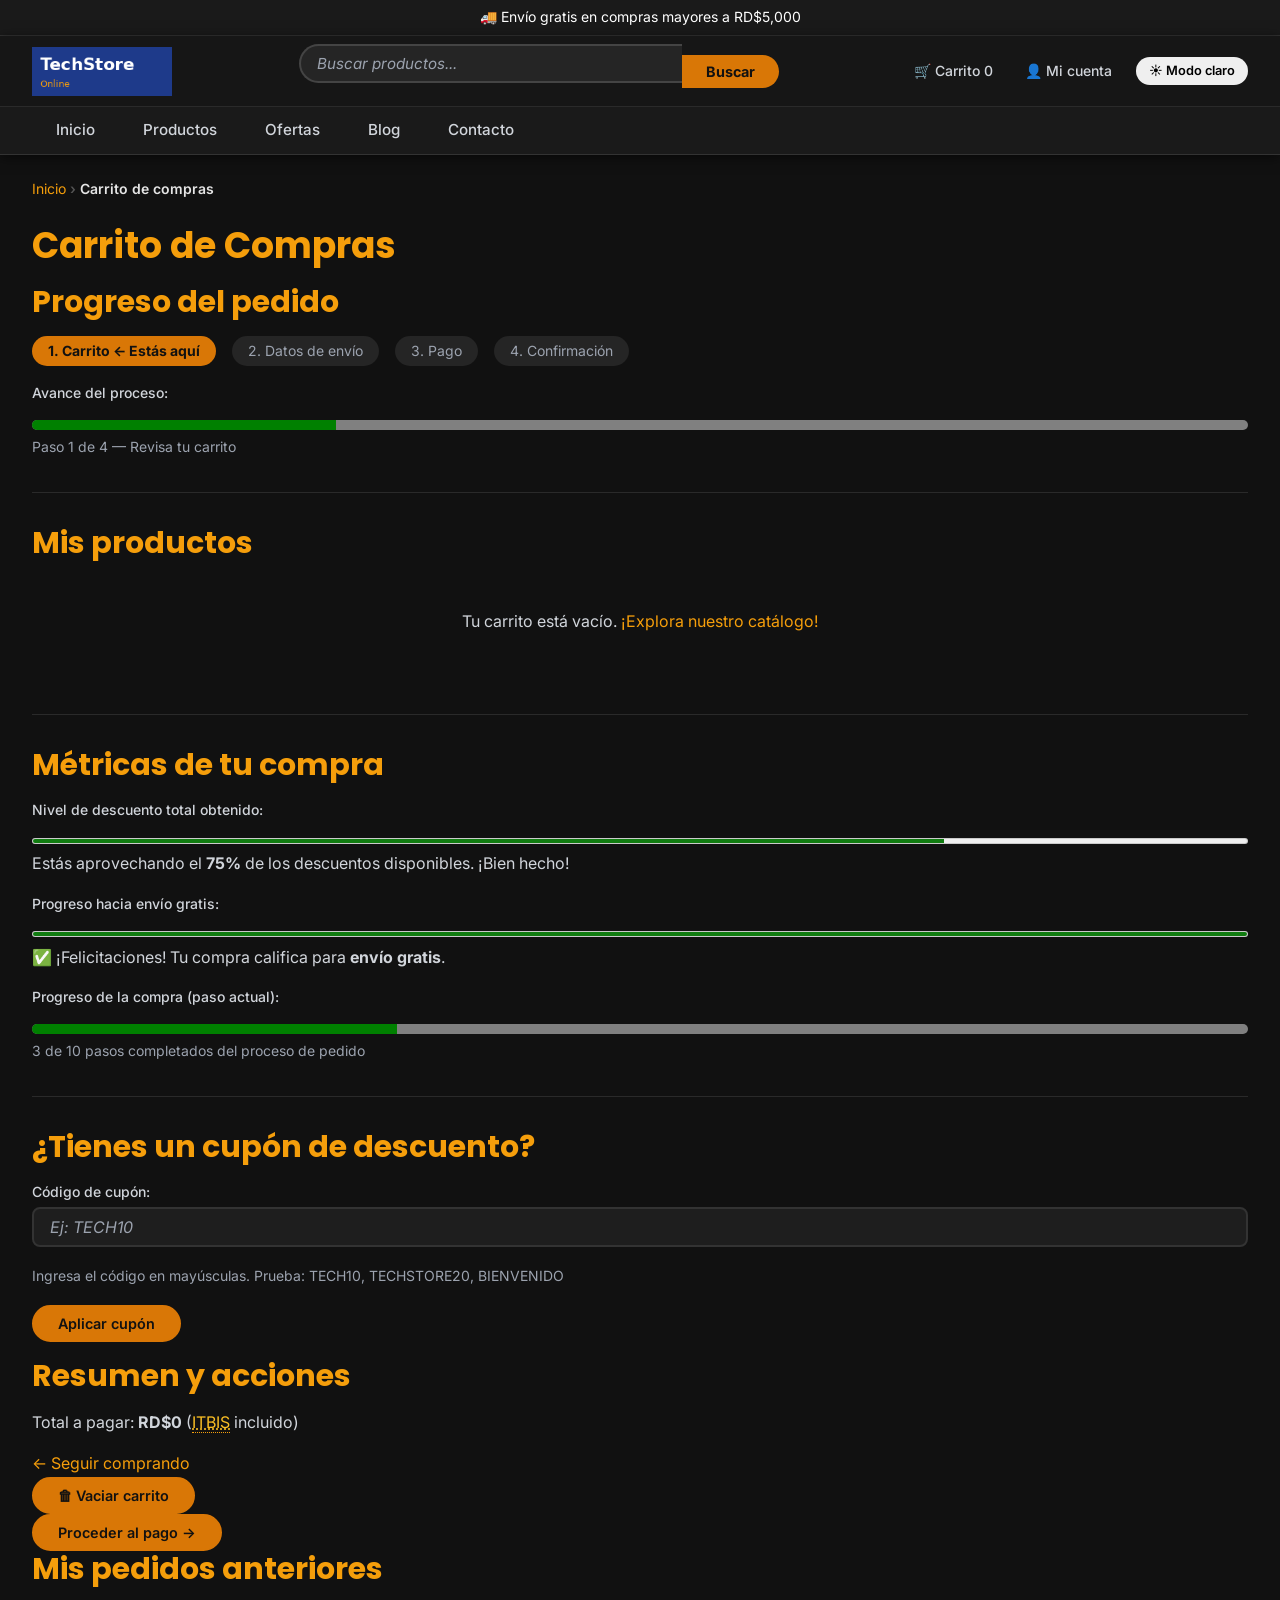
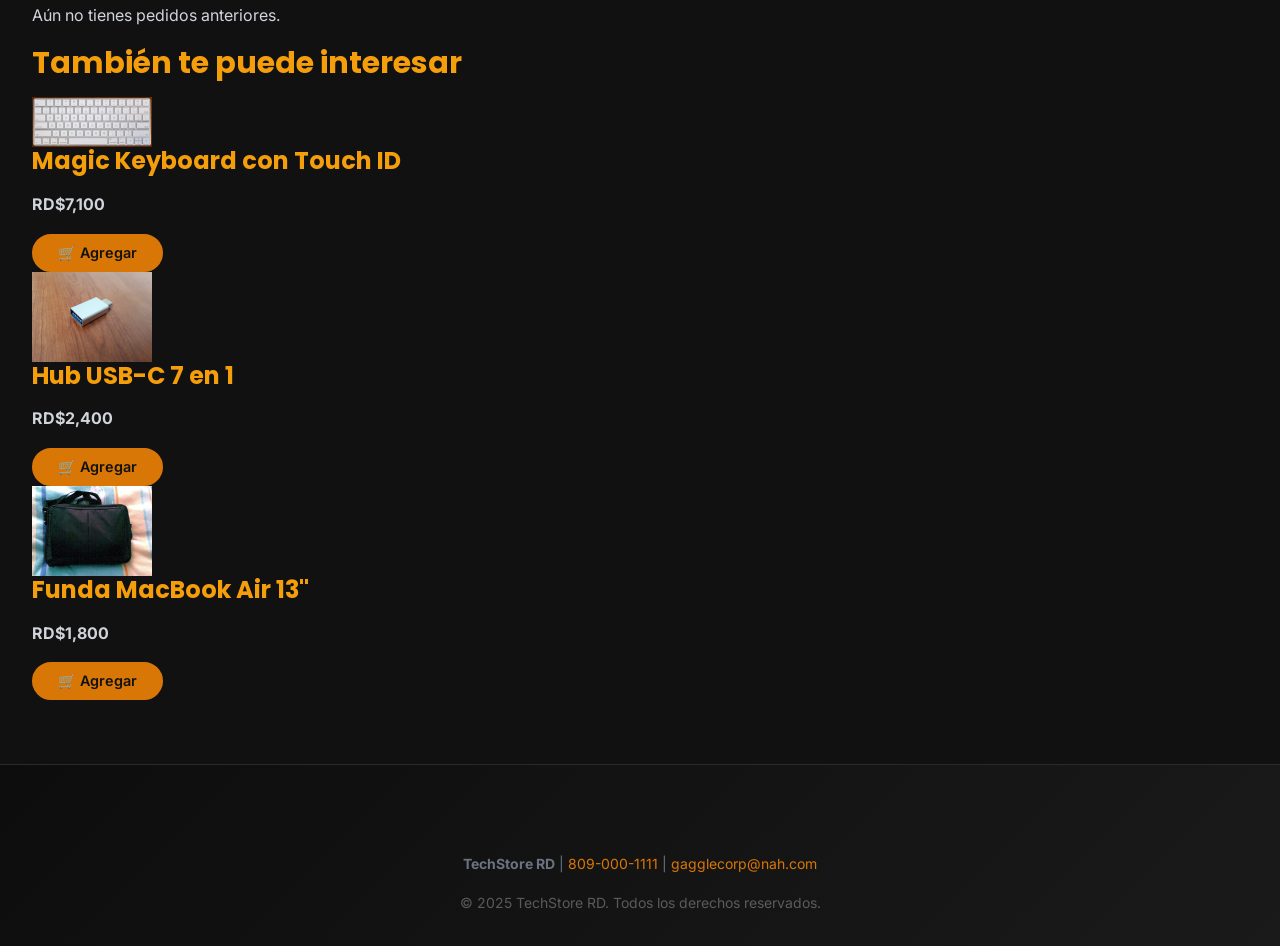
<file: carrito.html>
<!DOCTYPE html>
<html lang="es">
<head>
  <meta charset="UTF-8">
  <meta name="viewport" content="width=device-width, initial-scale=1.0">
  <meta name="description" content="Carrito de compras - TechStore RD">
  <meta name="author" content="TechStore RD">
  <title>Carrito de Compras - TechStore RD</title>
  <link rel="stylesheet" href="css/estilos.css">
  <link rel="stylesheet" href="css/responsive.css">
  <link rel="stylesheet" href="css/animaciones.css">
</head>
<body>

  <div>
    <p><small>🚚 Envío gratis en compras mayores a RD$5,000</small></p>
  </div>

  <header>
    <div>
      <figure>
        <a href="index.html">
          <img src="img/ui/logo.png" alt="Logo TechStore RD — Ir al inicio">
        </a>
      </figure>
      <form action="productos.html" method="get" role="search">
        <label for="busqueda">Buscar:</label>
        <input type="search" id="busqueda" name="q" placeholder="Buscar productos..." aria-label="Buscar productos" autocomplete="on">
        <button type="submit">Buscar</button>
      </form>
      <div>
        <a href="carrito.html" aria-label="Ver carrito" aria-current="page">🛒 Carrito <span data-carrito-contador>0</span></a>
        <a href="404.html" aria-label="Mi cuenta">👤 Mi cuenta</a>
        <button type="button" id="btn-tema" aria-label="Cambiar tema">☀️ Modo claro</button>
      </div>
    </div>
    <nav aria-label="Navegación principal">
      <ul>
        <li><a href="index.html">Inicio</a></li>
        <li><a href="productos.html">Productos</a></li>
        <li><a href="productos.html">Ofertas</a></li>
        <li><a href="acerca.html">Blog</a></li>
        <li><a href="contacto.html">Contacto</a></li>
      </ul>
    </nav>
  </header>

  <main>

    <nav aria-label="Ruta de navegación (breadcrumb)">
      <ol>
        <li><a href="index.html">Inicio</a></li>
        <li>Carrito de compras</li>
      </ol>
    </nav>

    <h1>Carrito de Compras</h1>

    <!-- ==================== PROGRESO DEL PEDIDO ==================== -->
    <section aria-labelledby="titulo-progreso">
      <h2 id="titulo-progreso">Progreso del pedido</h2>

      <ol aria-label="Pasos del proceso de compra">
        <li><strong>1. Carrito</strong> ← Estás aquí</li>
        <li>2. Datos de envío</li>
        <li>3. Pago</li>
        <li>4. Confirmación</li>
      </ol>

      <label for="progreso-pedido">Avance del proceso:</label>
      <progress id="progreso-pedido" value="1" max="4" aria-label="Paso 1 de 4 del proceso de compra">
        Paso 1 de 4
      </progress>
      <p><small>Paso 1 de 4 — Revisa tu carrito</small></p>
    </section>

    <hr>

    <!-- ==================== TABLA DEL CARRITO ==================== -->
    <section aria-labelledby="titulo-carrito">
      <h2 id="titulo-carrito">Mis productos</h2>

      <!-- Estado: carrito vacío (JS lo muestra/oculta) -->
      <div id="carrito-vacio" role="alert">
        <p>Tu carrito está vacío. <a href="productos.html">¡Explora nuestro catálogo!</a></p>
      </div>

      <!-- Estado: carrito con items (JS lo muestra/oculta) -->
      <div id="carrito-con-items" class="oculto">
        <table aria-describedby="desc-carrito">
          <caption>Lista de productos en tu carrito de compras</caption>
          <thead>
            <tr>
              <th scope="col">Producto</th>
              <th scope="col">Precio unitario</th>
              <th scope="col">Cantidad</th>
              <th scope="col">Subtotal</th>
              <th scope="col">Acciones</th>
            </tr>
          </thead>
          <!-- Las filas se renderizan con JS desde localStorage -->
          <tbody id="cuerpo-carrito"></tbody>

          <tfoot>
            <tr id="fila-cupon" class="oculto">
              <td colspan="3">Descuento cupón:</td>
              <td colspan="2">−<span id="ahorro-cupon">RD$0</span></td>
            </tr>
            <tr>
              <td colspan="3"><strong>Subtotal:</strong></td>
              <td colspan="2"><strong id="sub-carrito">RD$0</strong></td>
            </tr>
            <tr>
              <td colspan="3">Envío:</td>
              <td colspan="2"><span id="envio-carrito">Gratis</span></td>
            </tr>
            <tr>
              <td colspan="3"><abbr title="Impuesto al Valor Agregado">ITBIS</abbr> (18%):</td>
              <td colspan="2"><span id="itbis-carrito">RD$0</span></td>
            </tr>
            <tr>
              <td colspan="3"><strong>Total a pagar:</strong></td>
              <td colspan="2"><strong id="total-carrito">RD$0</strong></td>
            </tr>
          </tfoot>
        </table>
        <p id="desc-carrito"><small>ITBIS incluido. Envío gratis en compras mayores a RD$5,000.</small></p>
      </div>
    </section>

    <hr>

    <!-- ==================== MEDIDORES Y MÉTRICAS ==================== -->
    <section aria-labelledby="titulo-metricas">
      <h2 id="titulo-metricas">Métricas de tu compra</h2>

      <div>
        <label for="nivel-descuento">Nivel de descuento total obtenido:</label>
        <meter
          id="nivel-descuento"
          value="75"
          min="0"
          max="100"
          low="25"
          high="60"
          optimum="80"
          aria-label="75% de descuento máximo posible aprovechado"
        >75%</meter>
        <p>Estás aprovechando el <strong>75%</strong> de los descuentos disponibles. ¡Bien hecho!</p>
      </div>

      <div>
        <label for="umbral-envio">Progreso hacia envío gratis:</label>
        <meter
          id="umbral-envio"
          value="1664963"
          min="0"
          max="50000"
          aria-label="Monto actual supera el umbral de envío gratis"
        >Superado</meter>
        <p>✅ ¡Felicitaciones! Tu compra califica para <strong>envío gratis</strong>.</p>
      </div>

      <div>
        <label for="prog-pasos">Progreso de la compra (paso actual):</label>
        <progress id="prog-pasos" value="3" max="10" aria-label="3 de 10 pasos completados en el proceso de compra">
          30% completado
        </progress>
        <p><small>3 de 10 pasos completados del proceso de pedido</small></p>
      </div>
    </section>

    <hr>

    <!-- ==================== CUPÓN DE DESCUENTO ==================== -->
    <section aria-labelledby="titulo-cupon">
      <h2 id="titulo-cupon">¿Tienes un cupón de descuento?</h2>
      <form id="form-cupon" action="#" method="post" aria-label="Formulario de cupón de descuento">
        <label for="cupon">Código de cupón:</label>
        <input
          type="text"
          id="cupon"
          name="cupon"
          placeholder="Ej: TECH10"
          pattern="[A-Z0-9]{4,12}"
          aria-describedby="cupon-ayuda"
          autocomplete="off"
        >
        <p id="cupon-ayuda"><small>Ingresa el código en mayúsculas. Prueba: TECH10, TECHSTORE20, BIENVENIDO</small></p>
        <button type="submit">Aplicar cupón</button>
      </form>
      <p id="resultado-cupon" aria-live="polite"></p>
    </section>

    <!-- ==================== ACCIONES DEL CARRITO ==================== -->
    <section aria-labelledby="titulo-acciones">
      <h2 id="titulo-acciones">Resumen y acciones</h2>
      <p>Total a pagar: <strong id="total-resumen">RD$0</strong> (<abbr title="Impuesto al Valor Agregado">ITBIS</abbr> incluido)</p>
      <ul>
        <li><a href="productos.html">← Seguir comprando</a></li>
        <li><button type="button" id="btn-vaciar" aria-label="Vaciar carrito completo">🗑 Vaciar carrito</button></li>
        <li><button type="button" id="btn-pago" aria-label="Proceder al pago">Proceder al pago →</button></li>
      </ul>
    </section>

    <!-- ==================== HISTORIAL DE PEDIDOS (BONUS) ==================== -->
    <section aria-labelledby="titulo-historial">
      <h2 id="titulo-historial">Mis pedidos anteriores</h2>
      <div id="historial-pedidos" aria-live="polite">
        <p>Cargando historial...</p>
      </div>
    </section>

    <!-- ==================== PRODUCTOS SUGERIDOS ==================== -->
    <section aria-labelledby="titulo-sugeridos">
      <h2 id="titulo-sugeridos">También te puede interesar</h2>
      <ul>
        <li>
          <article>
            <figure>
              <img src="img/productos/magic-kb.jpg" alt="Apple Magic Keyboard con Touch ID" width="120" height="120">
            </figure>
            <h3><a href="producto.html?id=magic-kb">Magic Keyboard con Touch ID</a></h3>
            <p><strong>RD$7,100</strong></p>
            <button type="button" class="btn-sugerido" data-id="magic-kb" aria-label="Agregar Magic Keyboard al carrito">🛒 Agregar</button>
          </article>
        </li>
        <li>
          <article>
            <figure>
              <img src="img/productos/usb-hub.jpg" alt="Hub USB-C 7 en 1" width="120" height="120">
            </figure>
            <h3><a href="producto.html?id=usb-hub">Hub USB-C 7 en 1</a></h3>
            <p><strong>RD$2,400</strong></p>
            <button type="button" class="btn-sugerido" data-id="usb-hub" aria-label="Agregar Hub USB-C al carrito">🛒 Agregar</button>
          </article>
        </li>
        <li>
          <article>
            <figure>
              <img src="img/productos/sleeve-mb.jpg" alt="Funda para MacBook Air 13 pulgadas" width="120" height="120">
            </figure>
            <h3><a href="producto.html?id=sleeve-mb">Funda MacBook Air 13"</a></h3>
            <p><strong>RD$1,800</strong></p>
            <button type="button" class="btn-sugerido" data-id="sleeve-mb" aria-label="Agregar funda MacBook al carrito">🛒 Agregar</button>
          </article>
        </li>
      </ul>
    </section>

  </main>

  <footer>
    <address>
      <strong>TechStore RD</strong> |
      <a href="tel:+18090001111">809-000-1111</a> |
      <a href="mailto:gagglecorp@nah.com">gagglecorp@nah.com</a>
    </address>
    <p><small>&copy; 2025 TechStore RD. Todos los derechos reservados.</small></p>
  </footer>

  <!-- ==================== MODAL CHECKOUT ==================== -->
  <div id="modal-checkout" class="oculto" role="dialog" aria-modal="true"
       aria-labelledby="titulo-modal" aria-hidden="true">
    <div class="modal-contenido">
      <button type="button" id="btn-cerrar-modal" aria-label="Cerrar">✕</button>
      <h2 id="titulo-modal">Confirmar pedido</h2>
      <form id="form-checkout" novalidate>
        <div>
          <label for="checkout-nombre">Nombre completo:</label>
          <input type="text" id="checkout-nombre" required autocomplete="name"
                 placeholder="Ej: María González">
          <span id="error-checkout-nombre" class="error-campo" aria-live="polite"></span>
        </div>
        <div>
          <label for="checkout-email">Correo electrónico:</label>
          <input type="email" id="checkout-email" required autocomplete="email"
                 placeholder="correo@ejemplo.com">
          <span id="error-checkout-email" class="error-campo" aria-live="polite"></span>
        </div>
        <button type="submit">✅ Confirmar compra</button>
      </form>
    </div>
  </div>

  <script type="module" src="js/app.js"></script>
  <script type="module" src="js/carrito.js"></script>
</body>
</html>
</file>
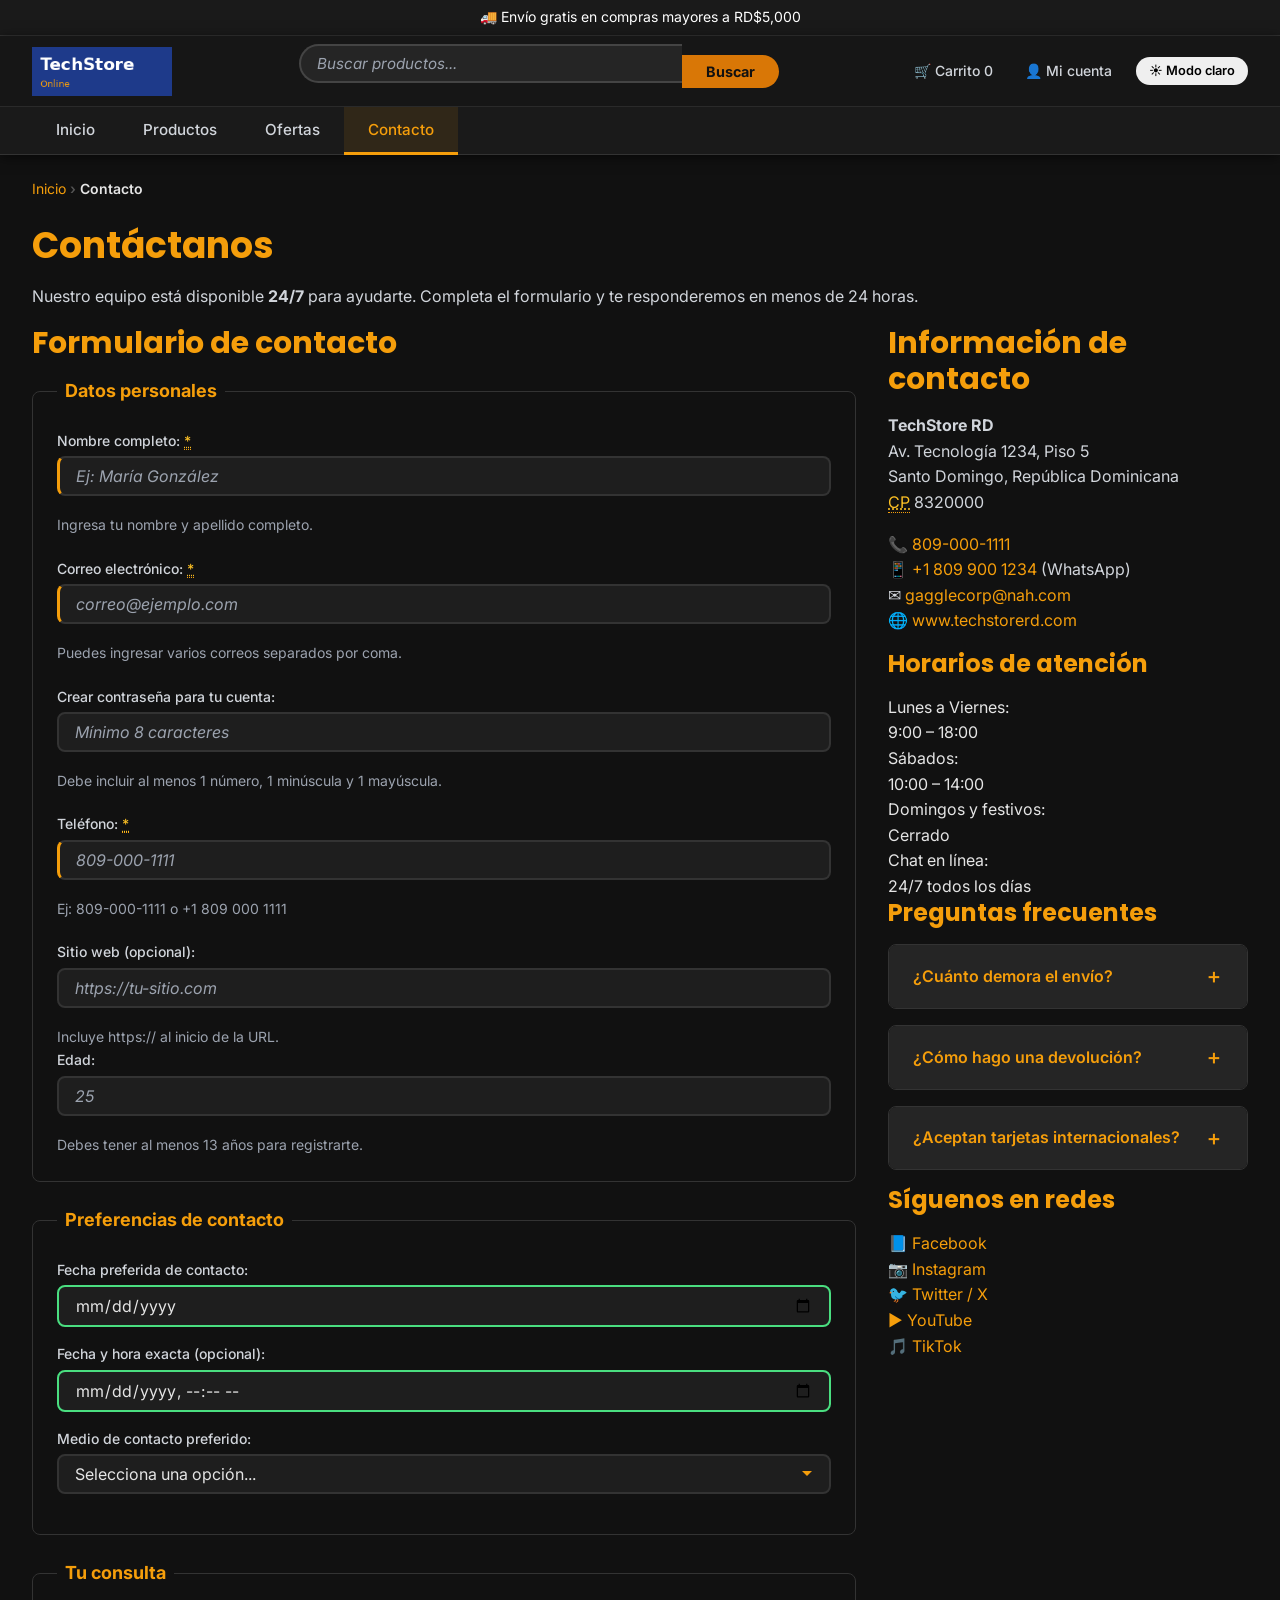
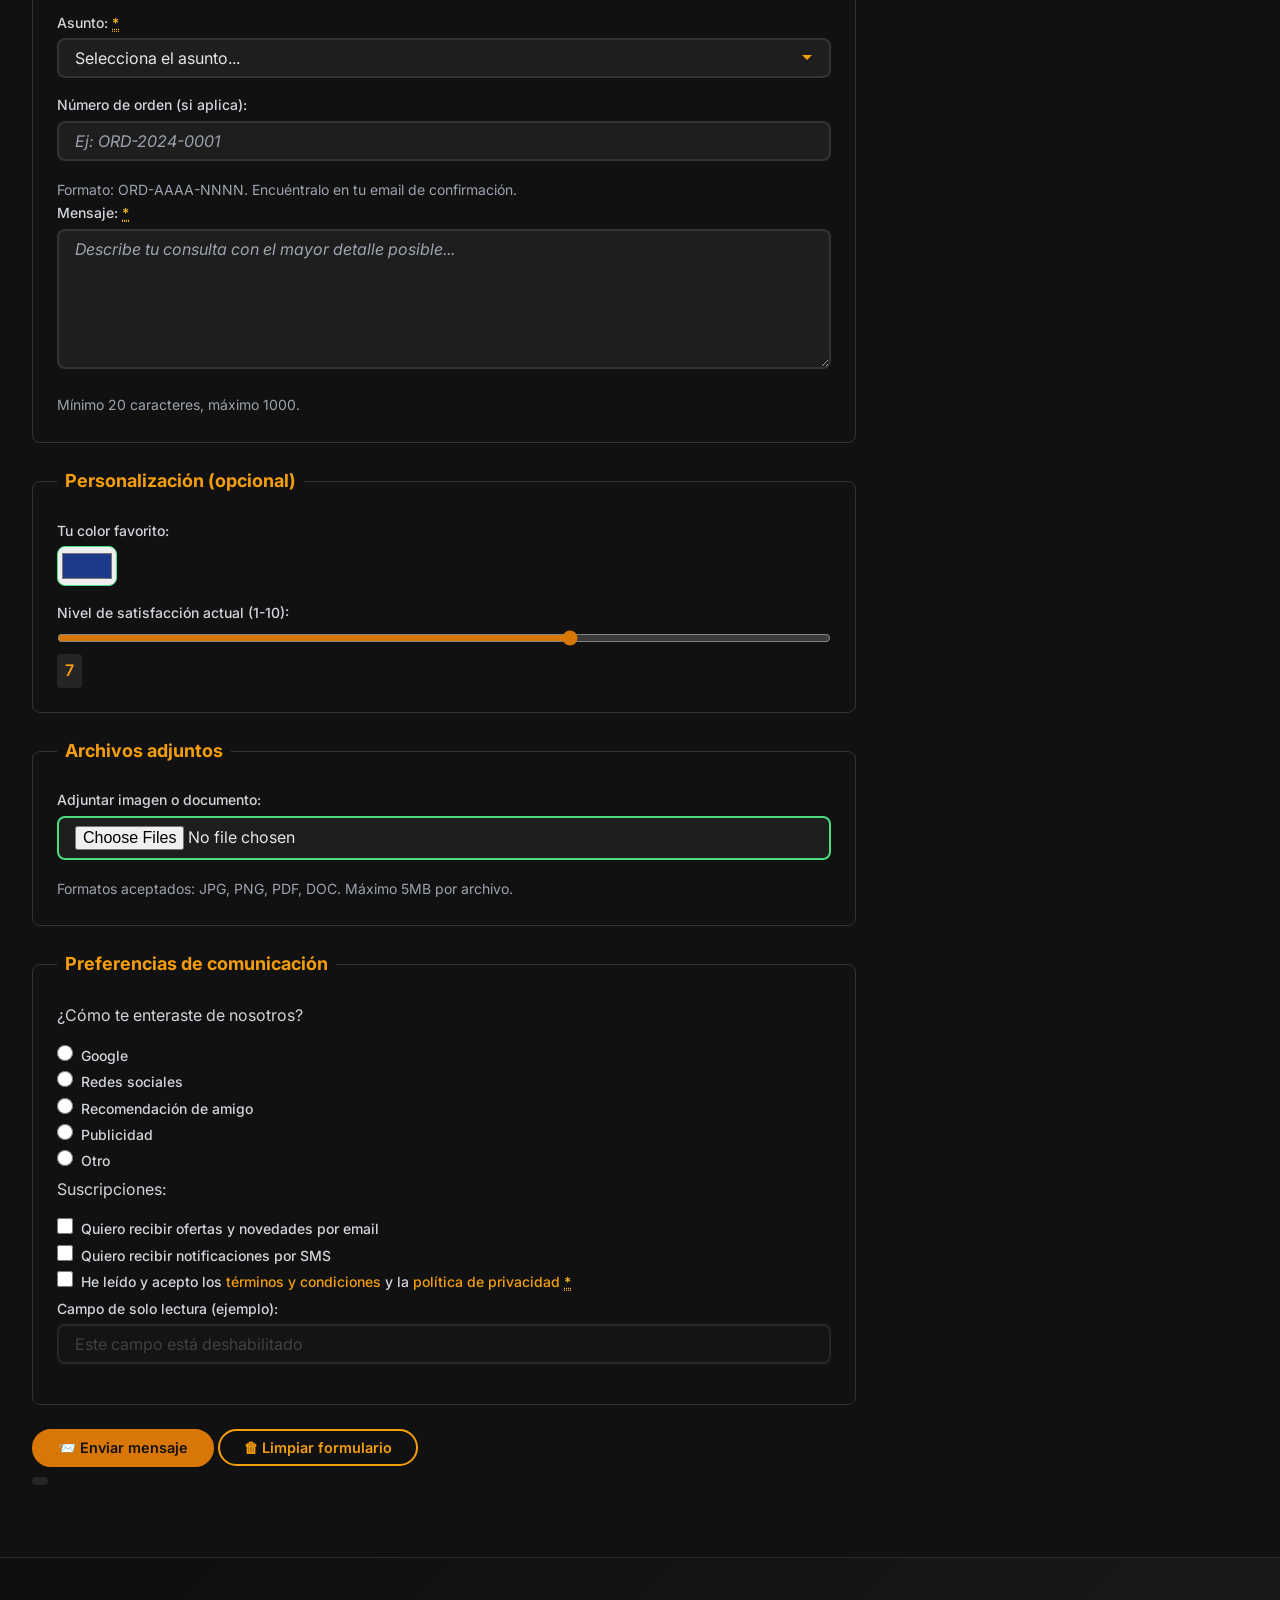
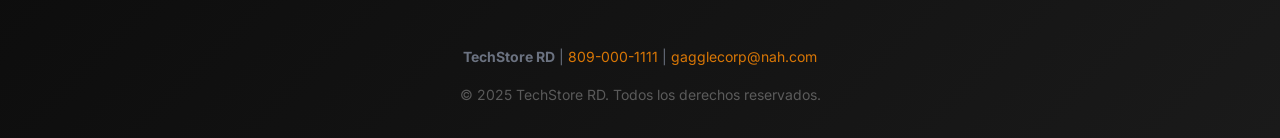
<file: contacto.html>
<!DOCTYPE html>
<html lang="es">
<head>
  <meta charset="UTF-8">
  <meta name="viewport" content="width=device-width, initial-scale=1.0">
  <meta name="description" content="Contáctanos en TechStore RD. Estamos disponibles 24/7 para ayudarte.">
  <meta name="author" content="TechStore RD">
  <title>Contacto - TechStore RD</title>
  <link rel="stylesheet" href="css/estilos.css">
  <link rel="stylesheet" href="css/responsive.css">
  <link rel="stylesheet" href="css/animaciones.css">
</head>
<body>

  <div>
    <p><small>🚚 Envío gratis en compras mayores a RD$5,000</small></p>
  </div>

  <header>
    <div>
      <figure>
        <a href="index.html">
          <img src="img/ui/logo.png" alt="Logo TechStore RD — Ir al inicio">
        </a>
      </figure>
      <form action="productos.html" method="get" role="search">
        <label for="busqueda">Buscar:</label>
        <input type="search" id="busqueda" name="q" placeholder="Buscar productos..." aria-label="Buscar productos">
        <button type="submit">Buscar</button>
      </form>
      <div>
        <a href="carrito.html" aria-label="Ver carrito">🛒 Carrito <span data-carrito-contador>0</span></a>
        <a href="404.html" aria-label="Mi cuenta">👤 Mi cuenta</a>
        <button type="button" id="btn-tema" aria-label="Cambiar tema">☀️ Modo claro</button>
      </div>
    </div>
    <nav aria-label="Navegación principal">
      <ul>
        <li><a href="index.html">Inicio</a></li>
        <li><a href="productos.html">Productos</a></li>
        <li><a href="productos.html">Ofertas</a></li>
        <li><a href="contacto.html" aria-current="page">Contacto</a></li>
      </ul>
    </nav>
  </header>

  <main>

    <!-- Breadcrumb -->
    <nav aria-label="Ruta de navegación">
      <ol>
        <li><a href="index.html">Inicio</a></li>
        <li aria-current="page">Contacto</li>
      </ol>
    </nav>

    <h1>Contáctanos</h1>
    <p>Nuestro equipo está disponible <strong>24/7</strong> para ayudarte. Completa el formulario y te responderemos en menos de 24 horas.</p>

    <div>

      <!-- ==================== FORMULARIO COMPLETO ==================== -->
      <section aria-labelledby="titulo-formulario">
        <h2 id="titulo-formulario">Formulario de contacto</h2>

        <form action="#" method="post" id="form-contacto" novalidate aria-label="Formulario de contacto con TechStore RD">

          <!-- Campo oculto -->
          <input type="hidden" name="origen" value="pagina-contacto">
          <input type="hidden" name="version" value="1.0">

          <!-- ── Datos personales ── -->
          <fieldset>
            <legend>Datos personales</legend>

            <div>
              <label for="nombre">
                Nombre completo: <abbr title="Campo obligatorio" aria-label="obligatorio">*</abbr>
              </label>
              <input
                type="text"
                id="nombre"
                name="nombre"
                placeholder="Ej: María González"
                required
                minlength="3"
                maxlength="80"
                autocomplete="name"
                aria-required="true"
                aria-describedby="nombre-ayuda"
              >
              <small id="nombre-ayuda">Ingresa tu nombre y apellido completo.</small>
              <span id="error-nombre" class="error-campo" aria-live="polite"></span>
            </div>

            <div>
              <label for="email">
                Correo electrónico: <abbr title="Campo obligatorio" aria-label="obligatorio">*</abbr>
              </label>
              <input
                type="email"
                id="email"
                name="email"
                placeholder="correo@ejemplo.com"
                required
                autocomplete="email"
                aria-required="true"
                aria-describedby="email-ayuda"
                multiple
              >
              <small id="email-ayuda">Puedes ingresar varios correos separados por coma.</small>
              <span id="error-email" class="error-campo" aria-live="polite"></span>
            </div>

            <div>
              <label for="contrasena">Crear contraseña para tu cuenta:</label>
              <input
                type="password"
                id="contrasena"
                name="contrasena"
                placeholder="Mínimo 8 caracteres"
                minlength="8"
                maxlength="32"
                pattern="(?=.*\d)(?=.*[a-z])(?=.*[A-Z]).{8,}"
                autocomplete="new-password"
                aria-describedby="contrasena-ayuda"
              >
              <small id="contrasena-ayuda">Debe incluir al menos 1 número, 1 minúscula y 1 mayúscula.</small>
              <span id="error-contrasena" class="error-campo" aria-live="polite"></span>
            </div>

            <div>
              <label for="telefono">
                Teléfono: <abbr title="Campo obligatorio" aria-label="obligatorio">*</abbr>
              </label>
              <input
                type="tel"
                id="telefono"
                name="telefono"
                placeholder="809-000-1111"
                required
                pattern="[\+]?[0-9\s\-]{8,15}"
                autocomplete="tel"
                aria-required="true"
                aria-describedby="telefono-ayuda"
              >
              <small id="telefono-ayuda">Ej: 809-000-1111 o +1 809 000 1111</small>
              <span id="error-telefono" class="error-campo" aria-live="polite"></span>
            </div>

            <div>
              <label for="sitio-web">Sitio web (opcional):</label>
              <input
                type="url"
                id="sitio-web"
                name="sitio_web"
                placeholder="https://tu-sitio.com"
                autocomplete="url"
                aria-describedby="url-ayuda"
              >
              <small id="url-ayuda">Incluye https:// al inicio de la URL.</small>
            </div>

            <div>
              <label for="edad">Edad:</label>
              <input
                type="number"
                id="edad"
                name="edad"
                min="13"
                max="120"
                step="1"
                placeholder="25"
                aria-describedby="edad-ayuda"
              >
              <small id="edad-ayuda">Debes tener al menos 13 años para registrarte.</small>
            </div>

          </fieldset>

          <!-- ── Fecha y hora de contacto preferida ── -->
          <fieldset>
            <legend>Preferencias de contacto</legend>

            <div>
              <label for="fecha-contacto">Fecha preferida de contacto:</label>
              <input
                type="date"
                id="fecha-contacto"
                name="fecha_contacto"
                min="2024-01-01"
                max="2025-12-31"
                aria-label="Seleccionar fecha preferida para ser contactado"
              >
            </div>

            <div>
              <label for="hora-contacto">Fecha y hora exacta (opcional):</label>
              <input
                type="datetime-local"
                id="hora-contacto"
                name="hora_contacto"
                aria-label="Seleccionar fecha y hora exacta para contacto"
              >
            </div>

            <div>
              <label for="metodo-contacto">Medio de contacto preferido:</label>
              <select id="metodo-contacto" name="metodo_contacto" aria-label="Seleccionar cómo desea ser contactado">
                <option value="">Selecciona una opción...</option>
                <optgroup label="Digital">
                  <option value="email">Correo electrónico</option>
                  <option value="whatsapp">WhatsApp</option>
                  <option value="chat">Chat en línea</option>
                </optgroup>
                <optgroup label="Telefónico">
                  <option value="llamada">Llamada telefónica</option>
                  <option value="videollamada">Videollamada</option>
                </optgroup>
              </select>
            </div>

          </fieldset>

          <!-- ── Consulta ── -->
          <fieldset>
            <legend>Tu consulta</legend>

            <div>
              <label for="asunto">
                Asunto: <abbr title="Campo obligatorio" aria-label="obligatorio">*</abbr>
              </label>
              <select id="asunto" name="asunto" required aria-required="true" aria-label="Seleccionar el asunto de tu consulta">
                <option value="">Selecciona el asunto...</option>
                <option value="pedido">Consulta sobre pedido</option>
                <option value="devolucion">Devolución o garantía</option>
                <option value="producto">Información de producto</option>
                <option value="pago">Problemas con pago</option>
                <option value="envio">Seguimiento de envío</option>
                <option value="otro">Otro</option>
              </select>
            </div>

            <div>
              <label for="numero-orden">Número de orden (si aplica):</label>
              <input
                type="text"
                id="numero-orden"
                name="numero_orden"
                placeholder="Ej: ORD-2024-0001"
                pattern="ORD-[0-9]{4}-[0-9]{4}"
                aria-describedby="orden-ayuda"
                readonly
                onfocus="this.removeAttribute('readonly')"
              >
              <small id="orden-ayuda">Formato: ORD-AAAA-NNNN. Encuéntralo en tu email de confirmación.</small>
            </div>

            <div>
              <label for="mensaje">
                Mensaje: <abbr title="Campo obligatorio" aria-label="obligatorio">*</abbr>
              </label>
              <textarea
                id="mensaje"
                name="mensaje"
                rows="6"
                cols="50"
                placeholder="Describe tu consulta con el mayor detalle posible..."
                required
                minlength="20"
                maxlength="1000"
                aria-required="true"
                aria-describedby="mensaje-ayuda"
              ></textarea>
              <small id="mensaje-ayuda">Mínimo 20 caracteres, máximo 1000.</small>
            </div>

          </fieldset>

          <!-- ── Personalización ── -->
          <fieldset>
            <legend>Personalización (opcional)</legend>

            <div>
              <label for="color-favorito">Tu color favorito:</label>
              <input
                type="color"
                id="color-favorito"
                name="color_favorito"
                value="#1E3A8A"
                aria-label="Seleccionar color favorito para personalizar tu experiencia"
              >
            </div>

            <div>
              <label for="satisfaccion">Nivel de satisfacción actual (1-10):</label>
              <input
                type="range"
                id="satisfaccion"
                name="satisfaccion"
                min="1"
                max="10"
                step="1"
                value="7"
                aria-label="Deslizar para indicar nivel de satisfacción del 1 al 10"
                aria-describedby="satisfaccion-ayuda"
              >
              <output for="satisfaccion" id="satisfaccion-ayuda">7</output>
            </div>

          </fieldset>

          <!-- ── Archivos adjuntos ── -->
          <fieldset>
            <legend>Archivos adjuntos</legend>

            <div>
              <label for="adjunto">Adjuntar imagen o documento:</label>
              <input
                type="file"
                id="adjunto"
                name="adjunto"
                accept="image/*,.pdf,.doc,.docx"
                multiple
                aria-describedby="adjunto-ayuda"
              >
              <small id="adjunto-ayuda">Formatos aceptados: JPG, PNG, PDF, DOC. Máximo 5MB por archivo.</small>
            </div>

          </fieldset>

          <!-- ── Preferencias de comunicación ── -->
          <fieldset>
            <legend>Preferencias de comunicación</legend>

            <p>¿Cómo te enteraste de nosotros?</p>
            <label><input type="radio" name="origen_conocimiento" value="google" required> Google</label>
            <label><input type="radio" name="origen_conocimiento" value="redes"> Redes sociales</label>
            <label><input type="radio" name="origen_conocimiento" value="amigo"> Recomendación de amigo</label>
            <label><input type="radio" name="origen_conocimiento" value="publicidad"> Publicidad</label>
            <label><input type="radio" name="origen_conocimiento" value="otro"> Otro</label>

            <p>Suscripciones:</p>
            <label>
              <input type="checkbox" name="newsletter" value="si">
              Quiero recibir ofertas y novedades por email
            </label>
            <label>
              <input type="checkbox" name="sms" value="si">
              Quiero recibir notificaciones por SMS
            </label>
            <label>
              <input type="checkbox" name="terminos" value="aceptado" required aria-required="true">
              He leído y acepto los <a href="404.html">términos y condiciones</a> y la <a href="404.html">política de privacidad</a> <abbr title="Campo obligatorio" aria-label="obligatorio">*</abbr>
            </label>

            <!-- Campo deshabilitado como ejemplo -->
            <label for="campo-deshabilitado">Campo de solo lectura (ejemplo):</label>
            <input
              type="text"
              id="campo-deshabilitado"
              name="campo_demo"
              value="Este campo está deshabilitado"
              disabled
              aria-disabled="true"
              aria-label="Ejemplo de campo deshabilitado"
            >
          </fieldset>

          <!-- Botones de acción -->
          <div>
            <button type="submit" aria-label="Enviar formulario de contacto">📨 Enviar mensaje</button>
            <button type="reset" aria-label="Limpiar todos los campos del formulario">🗑 Limpiar formulario</button>
          </div>

          <!-- Output dinámico -->
          <output id="resultado-formulario" name="resultado" for="nombre email mensaje" aria-live="polite"></output>

        </form>

        <!-- Mensaje de éxito (JS lo revela tras envío válido) -->
        <div id="exito-contacto" class="oculto" role="alert" tabindex="-1">
          <p>✅ ¡Gracias, <strong data-nombre></strong>! Tu mensaje fue recibido con éxito.</p>
          <p>Te responderemos en menos de 24 horas a tu correo.</p>
        </div>
      </section>

      <!-- ==================== INFO DE CONTACTO ==================== -->
      <aside aria-labelledby="titulo-info-contacto">
        <h2 id="titulo-info-contacto">Información de contacto</h2>

        <address>
          <p>
            <strong>TechStore RD</strong><br>
            Av. Tecnología 1234, Piso 5<br>
            Santo Domingo, República Dominicana<br>
            <abbr title="Código Postal">CP</abbr> 8320000
          </p>
          <p>
            📞 <a href="tel:+18090001111">809-000-1111</a><br>
            📱 <a href="tel:+18099001234">+1 809 900 1234</a> (WhatsApp)<br>
            ✉ <a href="mailto:gagglecorp@nah.com">gagglecorp@nah.com</a><br>
            🌐 <a href="https://www.techstorerd.com" target="_blank" rel="noopener noreferrer">www.techstorerd.com</a>
          </p>
        </address>

        <section aria-labelledby="titulo-horarios">
          <h3 id="titulo-horarios">Horarios de atención</h3>
          <dl>
            <dt>Lunes a Viernes:</dt>
            <dd><time datetime="09:00">9:00</time> – <time datetime="18:00">18:00</time></dd>
            <dt>Sábados:</dt>
            <dd><time datetime="10:00">10:00</time> – <time datetime="14:00">14:00</time></dd>
            <dt>Domingos y festivos:</dt>
            <dd>Cerrado</dd>
            <dt>Chat en línea:</dt>
            <dd>24/7 todos los días</dd>
          </dl>
        </section>

        <section aria-labelledby="titulo-preguntas">
          <h3 id="titulo-preguntas">Preguntas frecuentes</h3>
          <details>
            <summary>¿Cuánto demora el envío?</summary>
            <p>Los envíos estándar tardan de 3 a 5 días hábiles. El envío express llega en 24 horas.</p>
          </details>
          <details>
            <summary>¿Cómo hago una devolución?</summary>
            <p>Tienes 30 días desde la recepción del producto para solicitar una devolución. Escríbenos a <a href="mailto:gagglecorp@nah.com">gagglecorp@nah.com</a>.</p>
          </details>
          <details>
            <summary>¿Aceptan tarjetas internacionales?</summary>
            <p>Sí, aceptamos Visa, Mastercard y American Express de cualquier país.</p>
          </details>
        </section>

        <section aria-labelledby="titulo-redes-contacto">
          <h3 id="titulo-redes-contacto">Síguenos en redes</h3>
          <ul>
            <li><a href="404.html" aria-label="Facebook de TechStore">📘 Facebook</a></li>
            <li><a href="404.html" aria-label="Instagram de TechStore">📷 Instagram</a></li>
            <li><a href="404.html" aria-label="Twitter de TechStore">🐦 Twitter / X</a></li>
            <li><a href="404.html" aria-label="YouTube de TechStore">▶ YouTube</a></li>
            <li><a href="404.html" aria-label="TikTok de TechStore">🎵 TikTok</a></li>
          </ul>
        </section>

      </aside>

    </div>

  </main>

  <footer>
    <address>
      <strong>TechStore RD</strong> |
      <a href="tel:+18090001111">809-000-1111</a> |
      <a href="mailto:gagglecorp@nah.com">gagglecorp@nah.com</a>
    </address>
    <p><small>&copy; 2025 TechStore RD. Todos los derechos reservados.</small></p>
  </footer>

  <script type="module" src="js/app.js"></script>
  <script type="module" src="js/contacto.js"></script>
</body>
</html>
</file>
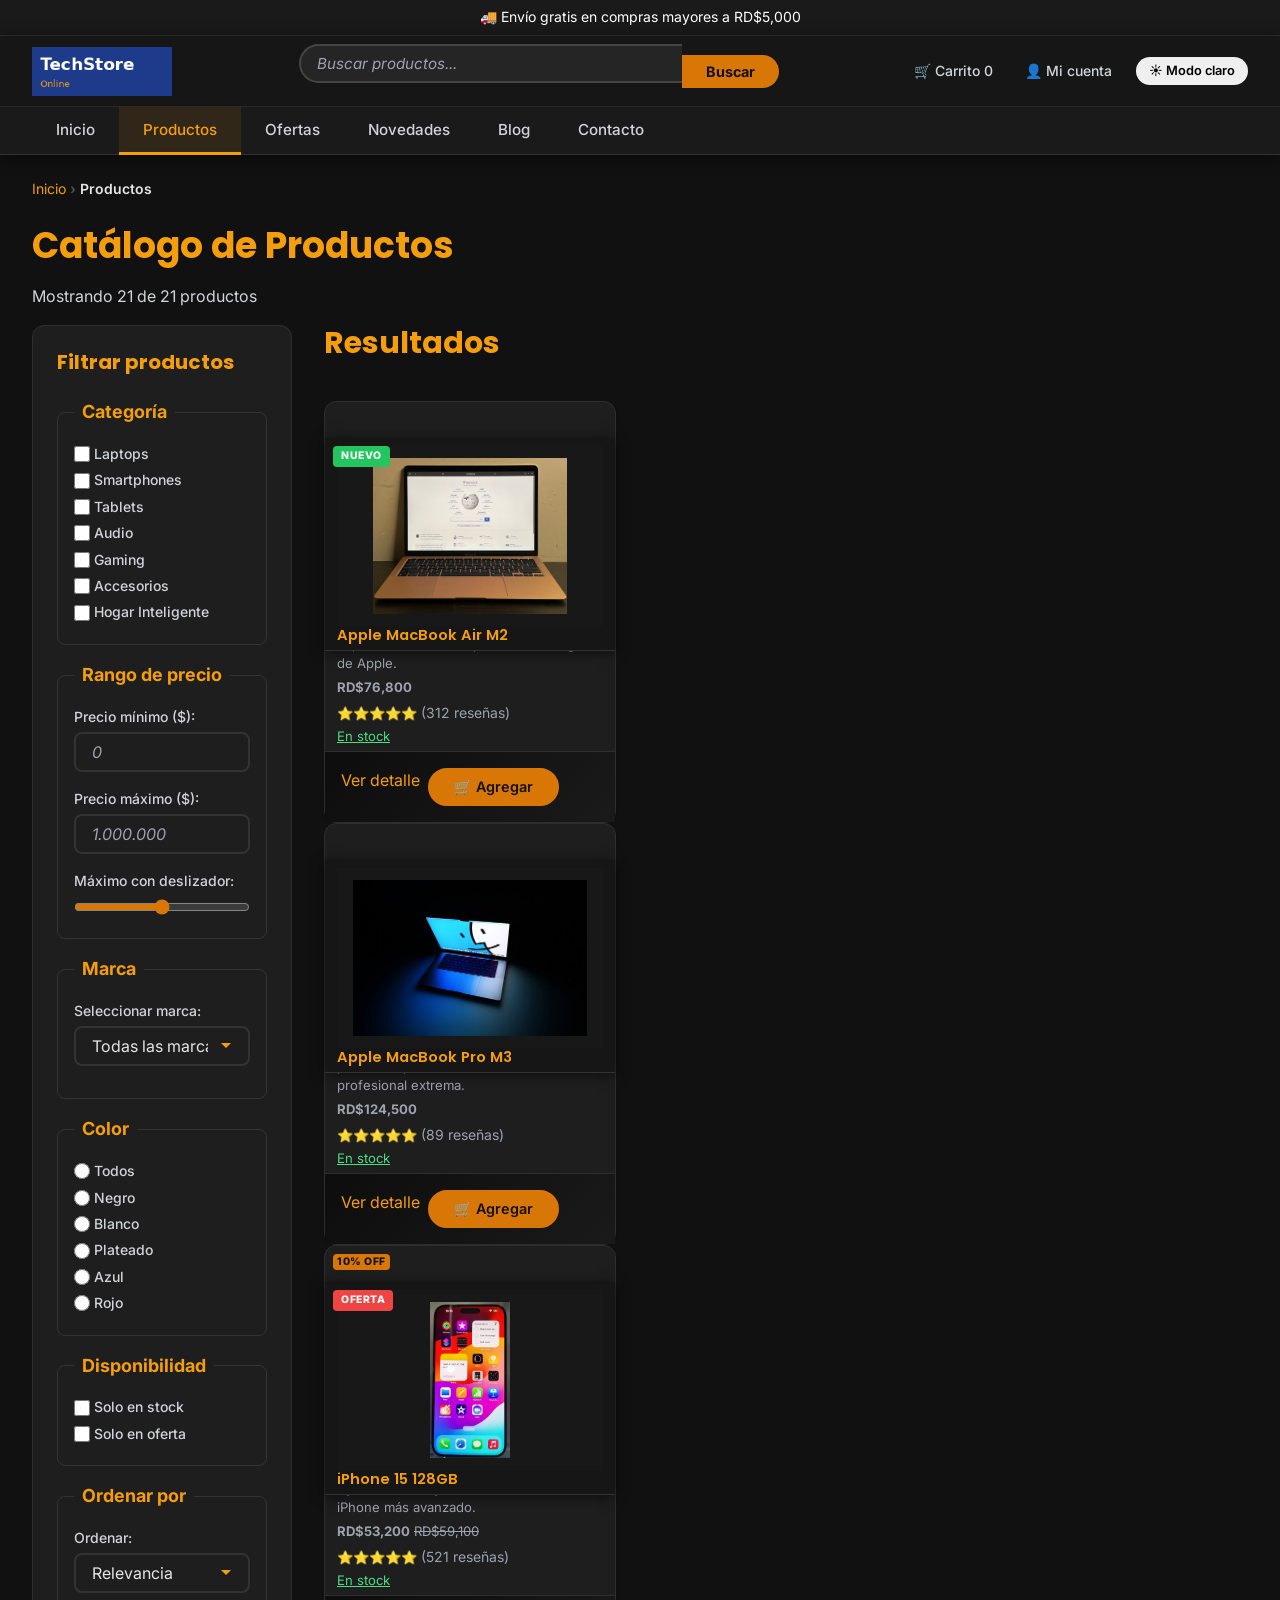
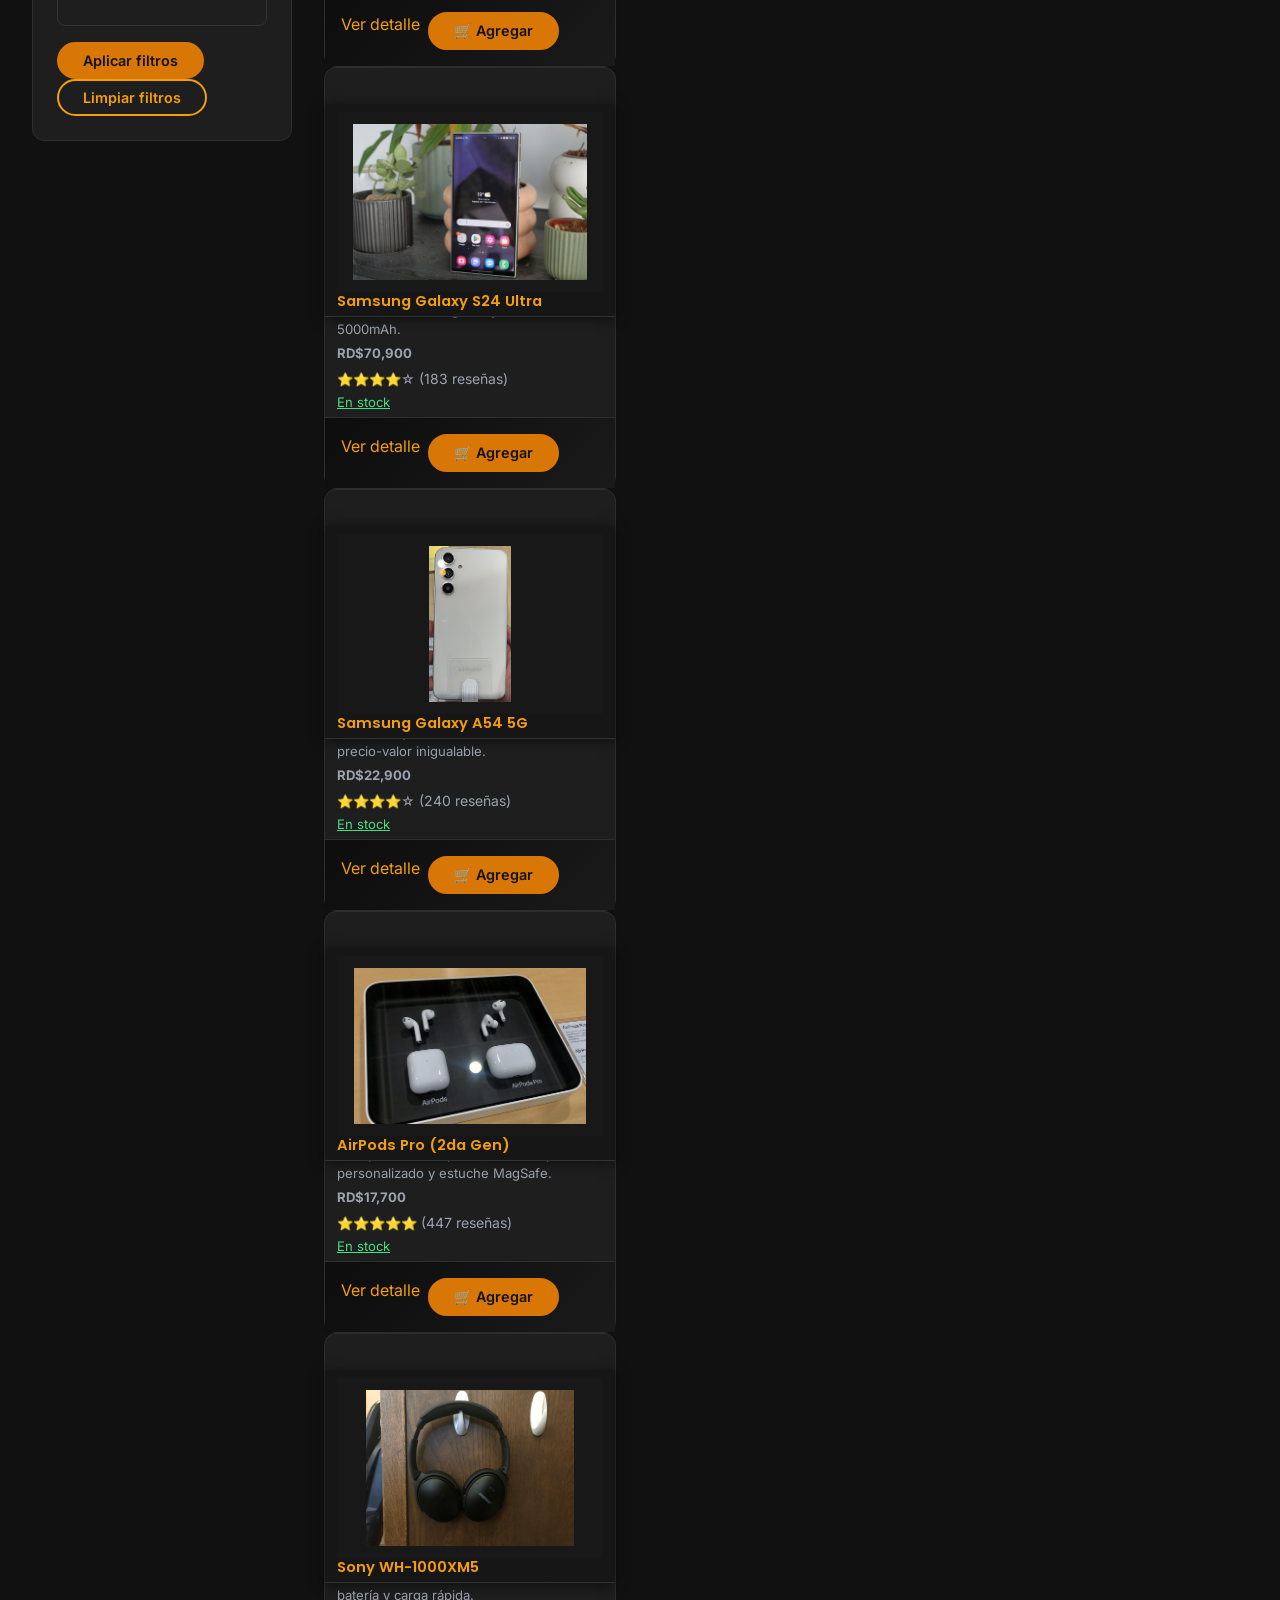
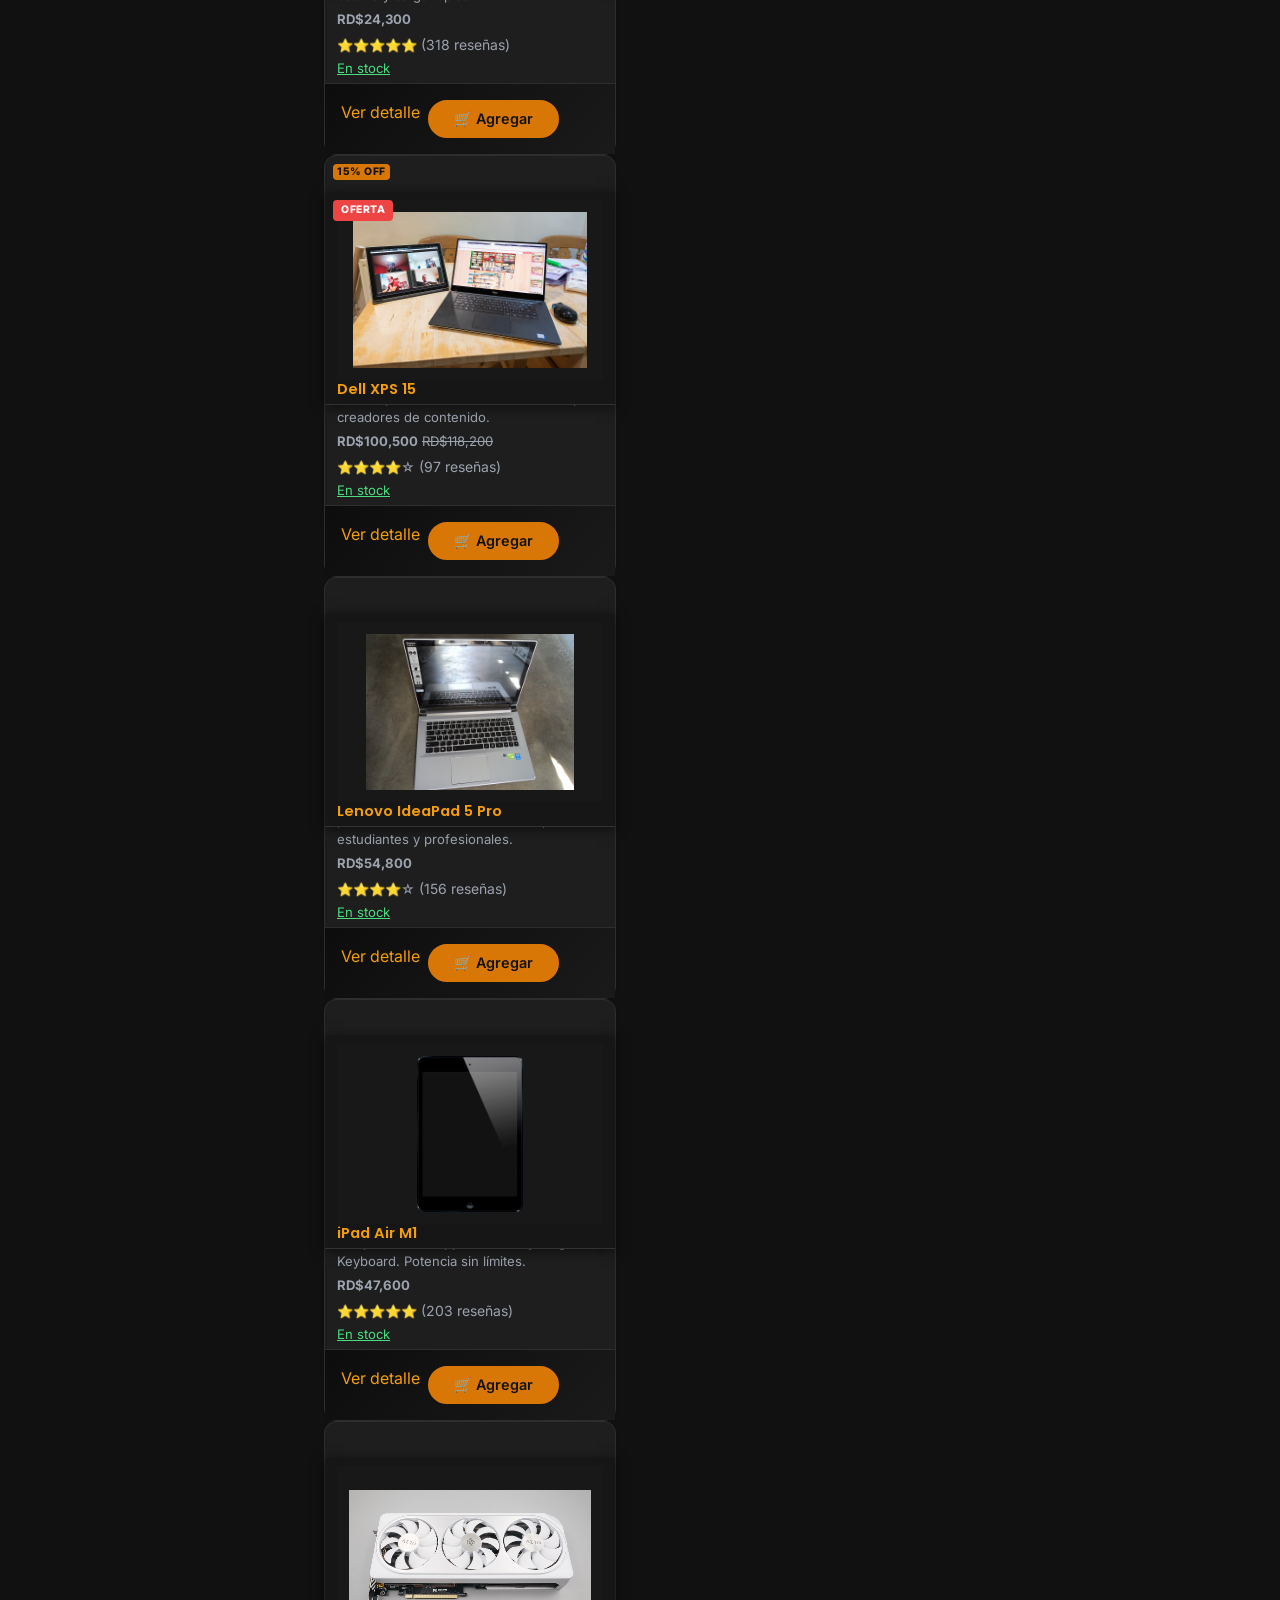
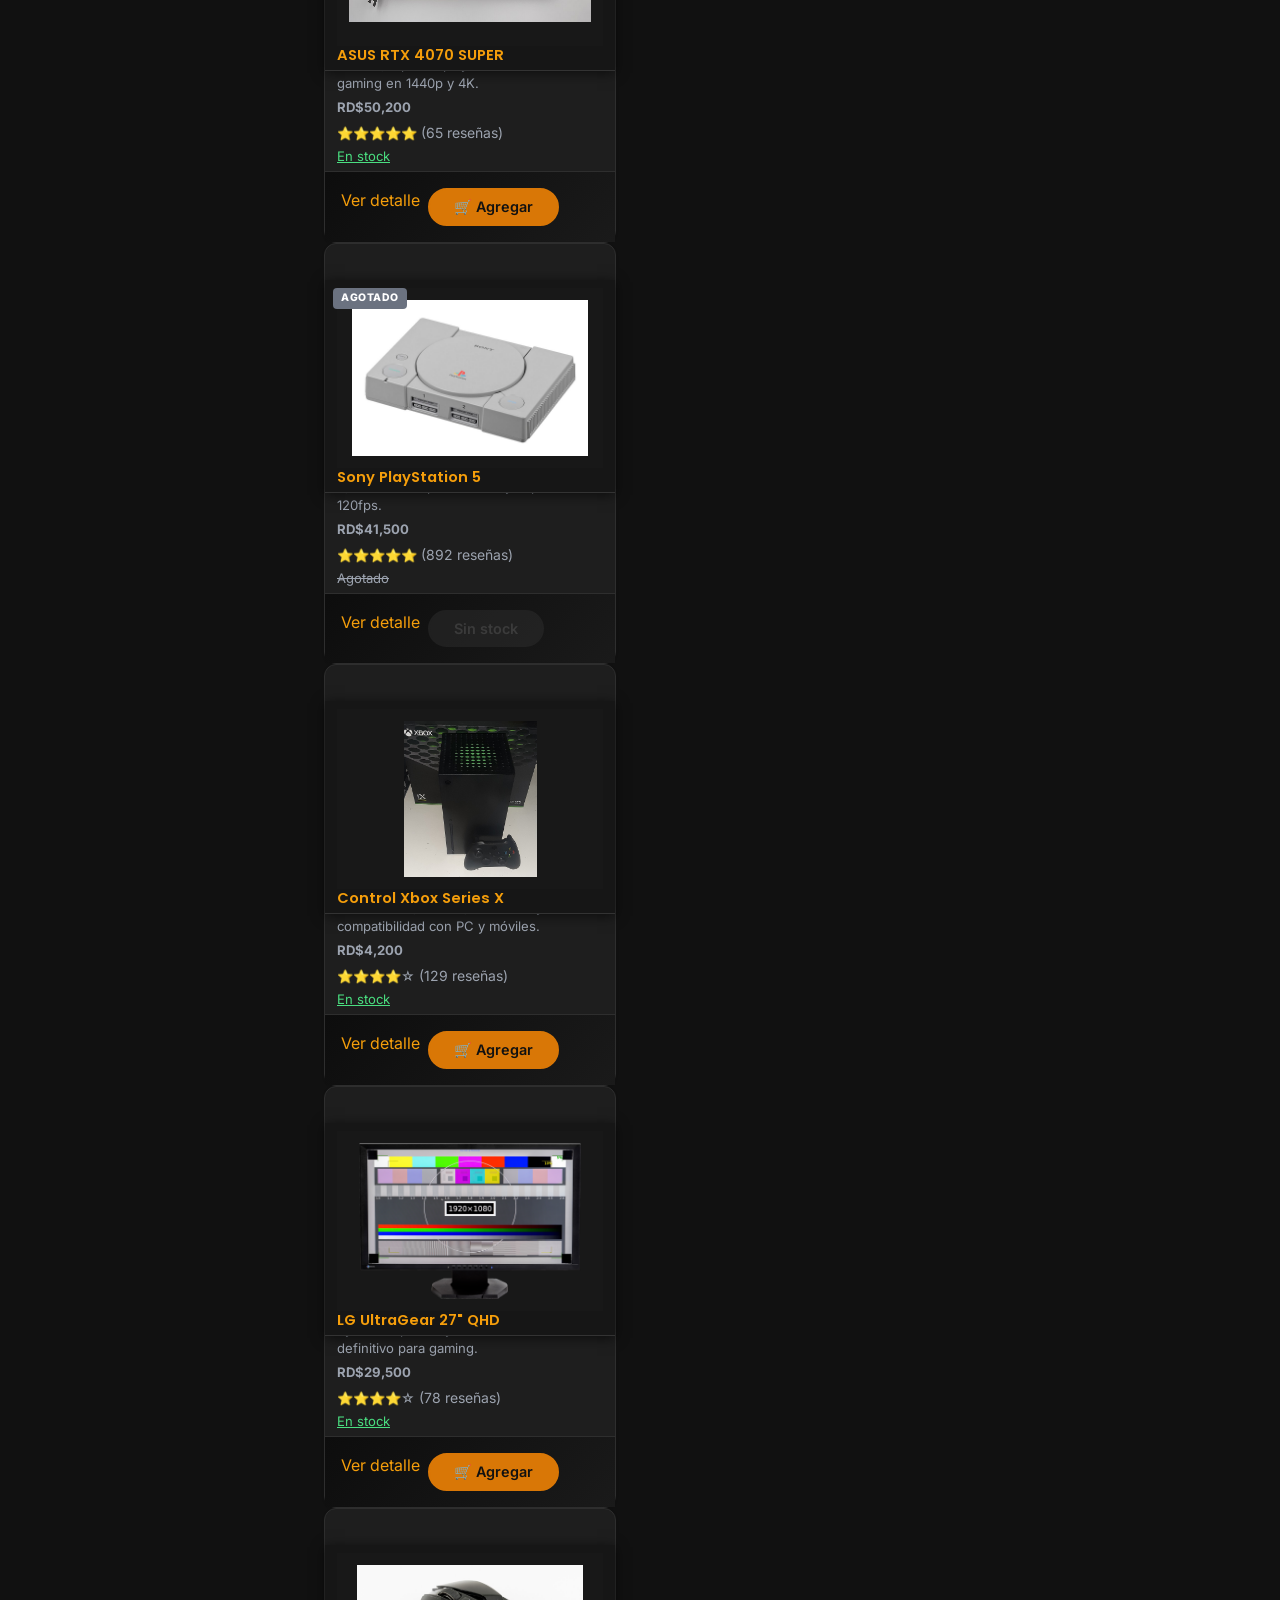
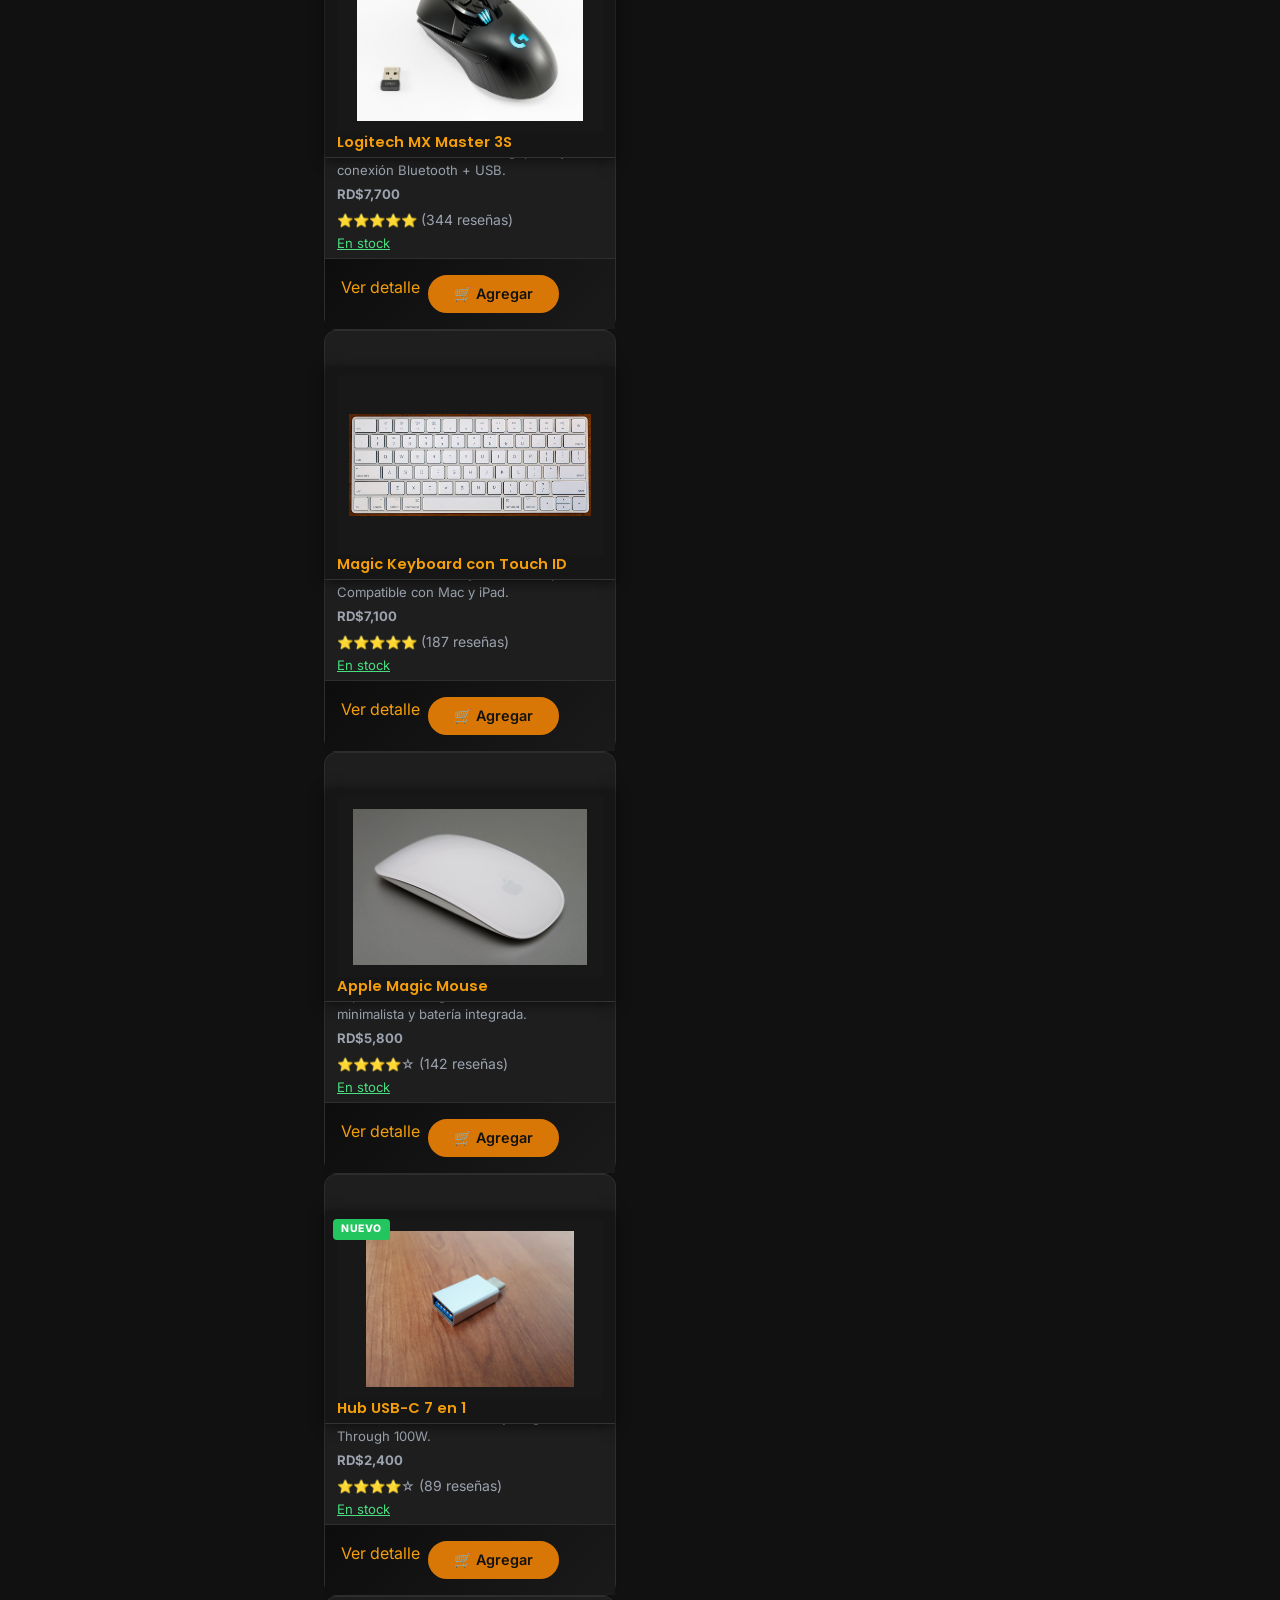
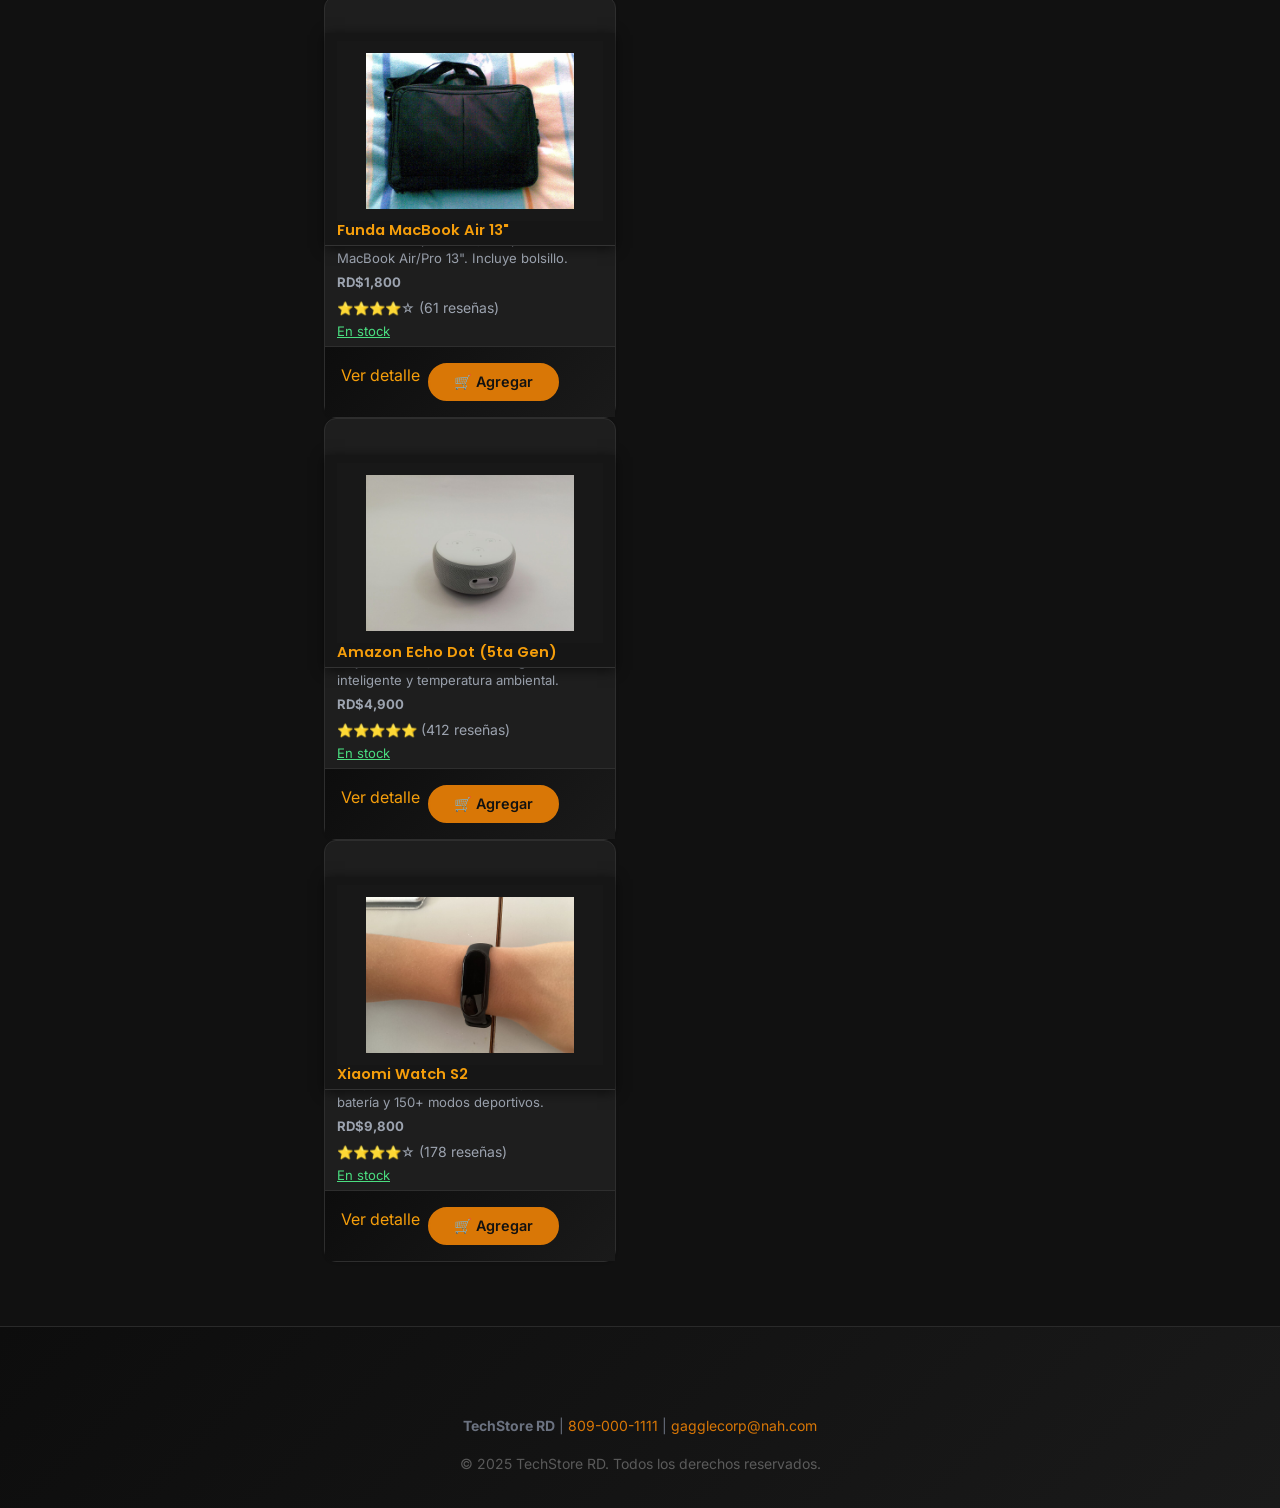
<file: productos.html>
<!DOCTYPE html>
<html lang="es">
<head>
  <meta charset="UTF-8">
  <meta name="viewport" content="width=device-width, initial-scale=1.0">
  <meta name="description" content="Catálogo completo de productos tecnológicos en TechStore RD.">
  <meta name="author" content="TechStore RD">
  <title>Productos - TechStore RD</title>
  <link rel="stylesheet" href="css/estilos.css">
  <link rel="stylesheet" href="css/responsive.css">
  <link rel="stylesheet" href="css/animaciones.css">
</head>
<body>

  <!-- Barra superior -->
  <div>
    <p><small>🚚 Envío gratis en compras mayores a RD$5,000</small></p>
  </div>

  <header>
    <div>
      <figure>
        <a href="index.html">
          <img src="img/ui/logo.png" alt="Logo TechStore RD — Ir al inicio">
        </a>
      </figure>

      <form action="productos.html" method="get" role="search">
        <label for="busqueda">Buscar:</label>
        <input
          type="search"
          id="busqueda"
          name="q"
          placeholder="Buscar productos..."
          aria-label="Buscar productos"
          list="sugerencias-busqueda"
          autocomplete="on"
        >
        <datalist id="sugerencias-busqueda">
          <option value="Laptop">
          <option value="Smartphone">
          <option value="Auriculares">
          <option value="Mouse">
          <option value="Teclado">
          <option value="Monitor">
          <option value="Tablet">
          <option value="Cámara">
        </datalist>
        <button type="submit">Buscar</button>
      </form>

      <div>
        <a href="carrito.html" aria-label="Ver carrito">🛒 Carrito <span data-carrito-contador>0</span></a>
        <a href="404.html" aria-label="Mi cuenta">👤 Mi cuenta</a>
        <button type="button" id="btn-tema" aria-label="Cambiar tema">☀️ Modo claro</button>
      </div>
    </div>

    <nav aria-label="Navegación principal">
      <ul>
        <li><a href="index.html">Inicio</a></li>
        <li><a href="productos.html" aria-current="page">Productos</a></li>
        <li><a href="productos.html">Ofertas</a></li>
        <li><a href="productos.html">Novedades</a></li>
        <li><a href="acerca.html">Blog</a></li>
        <li><a href="contacto.html">Contacto</a></li>
      </ul>
    </nav>
  </header>

  <main>

    <!-- Migas de pan -->
    <nav aria-label="Ruta de navegación (breadcrumb)">
      <ol>
        <li><a href="index.html">Inicio</a></li>
        <li>Productos</li>
      </ol>
    </nav>

    <h1>Catálogo de Productos</h1>
    <p id="contador-resultados">Cargando productos...</p>

    <div>

      <!-- ==================== FILTROS SIDEBAR ==================== -->
      <aside aria-labelledby="titulo-filtros">
        <h2 id="titulo-filtros">Filtrar productos</h2>

        <form action="productos.html" method="get" id="form-filtros">

          <!-- Filtro por Categoría -->
          <fieldset>
            <legend>Categoría</legend>
            <label><input type="checkbox" name="cat" value="laptops"> Laptops</label>
            <label><input type="checkbox" name="cat" value="smartphones"> Smartphones</label>
            <label><input type="checkbox" name="cat" value="tablets"> Tablets</label>
            <label><input type="checkbox" name="cat" value="audio"> Audio</label>
            <label><input type="checkbox" name="cat" value="gaming"> Gaming</label>
            <label><input type="checkbox" name="cat" value="accesorios"> Accesorios</label>
            <label><input type="checkbox" name="cat" value="hogar"> Hogar Inteligente</label>
          </fieldset>

          <!-- Filtro por Precio -->
          <fieldset>
            <legend>Rango de precio</legend>
            <label for="precio-min">Precio mínimo ($):</label>
            <input
              type="number"
              id="precio-min"
              name="precio_min"
              min="0"
              max="9999999"
              step="1000"
              placeholder="0"
              aria-label="Precio mínimo"
            >
            <label for="precio-max">Precio máximo ($):</label>
            <input
              type="number"
              id="precio-max"
              name="precio_max"
              min="0"
              max="9999999"
              step="1000"
              placeholder="1.000.000"
              aria-label="Precio máximo"
            >
            <label for="rango-precio">Máximo con deslizador:</label>
            <input
              type="range"
              id="rango-precio"
              name="precio_rango"
              min="0"
              max="2000000"
              step="50000"
              value="1000000"
              aria-label="Seleccionar precio máximo con deslizador"
            >
          </fieldset>

          <!-- Filtro por Marca -->
          <fieldset>
            <legend>Marca</legend>
            <label for="select-marca">Seleccionar marca:</label>
            <select id="select-marca" name="marca" aria-label="Filtrar por marca">
              <optgroup label="Móviles">
                <option value="">Todas las marcas</option>
                <option value="apple">Apple</option>
                <option value="samsung">Samsung</option>
                <option value="xiaomi">Xiaomi</option>
                <option value="motorola">Motorola</option>
              </optgroup>
              <optgroup label="Computadores">
                <option value="lenovo">Lenovo</option>
                <option value="hp">HP</option>
                <option value="dell">Dell</option>
                <option value="asus">ASUS</option>
              </optgroup>
              <optgroup label="Periféricos">
                <option value="logitech">Logitech</option>
                <option value="razer">Razer</option>
                <option value="corsair">Corsair</option>
              </optgroup>
            </select>
          </fieldset>

          <!-- Filtro por Color -->
          <fieldset>
            <legend>Color</legend>
            <label><input type="radio" name="color" value=""> Todos</label>
            <label><input type="radio" name="color" value="negro"> Negro</label>
            <label><input type="radio" name="color" value="blanco"> Blanco</label>
            <label><input type="radio" name="color" value="plateado"> Plateado</label>
            <label><input type="radio" name="color" value="azul"> Azul</label>
            <label><input type="radio" name="color" value="rojo"> Rojo</label>
          </fieldset>

          <!-- Filtro por disponibilidad -->
          <fieldset>
            <legend>Disponibilidad</legend>
            <label><input type="checkbox" name="disponibilidad" value="en_stock"> Solo en stock</label>
            <label><input type="checkbox" name="disponibilidad" value="oferta"> Solo en oferta</label>
          </fieldset>

          <!-- Ordenar por -->
          <fieldset>
            <legend>Ordenar por</legend>
            <label for="ordenar">Ordenar:</label>
            <select id="ordenar" name="orden" aria-label="Ordenar productos por">
              <option value="relevancia">Relevancia</option>
              <option value="precio_asc">Precio: menor a mayor</option>
              <option value="precio_desc">Precio: mayor a menor</option>
              <option value="nombre">Nombre A-Z</option>
              <option value="calificacion">Mejor calificación</option>
              <option value="nuevo">Más nuevos</option>
            </select>
          </fieldset>

          <button type="submit">Aplicar filtros</button>
          <button type="reset">Limpiar filtros</button>
        </form>
      </aside>

      <!-- ==================== LISTADO DE PRODUCTOS ==================== -->
      <section aria-labelledby="titulo-listado">
        <h2 id="titulo-listado">Resultados</h2>

        <!-- Las tarjetas se generan dinámicamente con productos.js -->
        <div id="grid-productos" aria-live="polite" aria-label="Listado de productos">
          <p>Cargando productos...</p>
        </div>

      </section>
    </div>
  </main>

  <footer>
    <address>
      <strong>TechStore RD</strong> |
      <a href="tel:+18090001111">809-000-1111</a> |
      <a href="mailto:gagglecorp@nah.com">gagglecorp@nah.com</a>
    </address>
    <p><small>&copy; 2025 TechStore RD. Todos los derechos reservados.</small></p>
  </footer>

  <script type="module" src="js/app.js"></script>
  <script type="module" src="js/productos.js"></script>
</body>
</html>
</file>
<file: css/estilos.css>
/* ============================================================
   TechStore Online — estilos.css
   Práctica 2: CSS3 — Estilos principales
   ============================================================ */

/* ============================================================
   1. GOOGLE FONTS
   ============================================================ */
@import url('https://fonts.googleapis.com/css2?family=Inter:wght@300;400;500;600;700;800&family=Poppins:wght@400;600;700;800&display=swap');

/* ============================================================
   2. VARIABLES CSS
   ============================================================ */
:root {
  /* Dark grey + amber/orange theme */
  --color-primario:     #1A1A1A;
  --color-secundario:   #D97706;
  --color-acento:       #F59E0B;
  --color-acento-hover: #B45309;
  --color-fondo:        #111111;
  --color-fondo-card:   #1E1E1E;
  --color-fondo-alt:    #252525;
  --color-texto:        #E5E5E5;
  --color-texto-suave:  #9CA3AF;
  --color-borde:        #333333;
  --color-exito:        #4ADE80;
  --color-error:        #F87171;

  --fuente-principal: 'Inter', sans-serif;
  --fuente-titulo:    'Poppins', sans-serif;

  --espacio-xs:  0.25rem;
  --espacio-sm:  0.5rem;
  --espacio-md:  1rem;
  --espacio-lg:  1.5rem;
  --espacio-xl:  2rem;
  --espacio-2xl: 3rem;
  --espacio-3xl: 4rem;

  --radio-sm:   4px;
  --radio-md:   8px;
  --radio-lg:   12px;
  --radio-xl:   16px;
  --radio-full: 9999px;

  --sombra-sm:  0 1px 3px rgba(0,0,0,0.10), 0 1px 2px rgba(0,0,0,0.06);
  --sombra-md:  0 4px 6px rgba(0,0,0,0.07), 0 2px 4px rgba(0,0,0,0.06);
  --sombra-lg:  0 10px 15px rgba(0,0,0,0.10), 0 4px 6px rgba(0,0,0,0.05);
  --sombra-xl:  0 20px 25px rgba(0,0,0,0.10), 0 10px 10px rgba(0,0,0,0.04);

  --transicion-rapida: all 0.15s ease;
  --transicion-normal: all 0.3s ease;
  --transicion-lenta:  all 0.5s ease;

  --alto-topbar: 36px;
  --alto-header: 70px;
  --alto-nav:    48px;
  --alto-total-header: calc(var(--alto-topbar) + var(--alto-header) + var(--alto-nav));

  --z-base:   1;
  --z-header: 100;
  --z-modal:  200;
  --z-loader: 300;
}

/* ============================================================
   3. RESET & SELECTOR UNIVERSAL *
   ============================================================ */
* {
  box-sizing: border-box;
  margin: 0;
  padding: 0;
}

*::before,
*::after {
  box-sizing: border-box;
}

html {
  font-size: 16px;
  scroll-behavior: smooth;
  scroll-padding-top: var(--alto-total-header);
}

body {
  font-family: var(--fuente-principal);
  font-size: 1rem;
  line-height: 1.6;
  color: var(--color-texto);
  background-color: var(--color-fondo);
  min-height: 100vh;
  display: flex;
  flex-direction: column;
}

/* Clase utilitaria accesibilidad */
.sr-only {
  position: absolute;
  width: 1px;
  height: 1px;
  padding: 0;
  margin: -1px;
  overflow: hidden;
  clip: rect(0,0,0,0);
  white-space: nowrap;
  border: 0;
}

/* ============================================================
   4. TIPOGRAFÍA
   ============================================================ */
h1, h2, h3, h4, h5, h6 {
  font-family: var(--fuente-titulo);
  font-weight: 700;
  line-height: 1.2;
  color: var(--color-primario);
  margin-bottom: var(--espacio-md);
}

h1 { font-size: 2.25rem; }
h2 { font-size: 1.875rem; }
h3 { font-size: 1.5rem; }
h4 { font-size: 1.25rem; }
h5 { font-size: 1.125rem; }
h6 { font-size: 1rem; }

p {
  margin-bottom: var(--espacio-md);
  color: var(--color-texto);
}

/* Pseudoelemento ::first-letter */
.descripcion-destacada::first-letter {
  font-size: 2em;
  font-weight: 700;
  color: var(--color-secundario);
  float: left;
  margin-right: var(--espacio-xs);
  line-height: 1;
}

/* Pseudoelemento ::first-line */
.intro-seccion::first-line {
  font-weight: 600;
  color: var(--color-primario);
}

/* Pseudoelemento ::selection */
::selection {
  background-color: var(--color-secundario);
  color: #E5E5E5;
}

a {
  color: var(--color-secundario);
  text-decoration: none;
  transition: var(--transicion-rapida);
}

/* Pseudoclases de enlace */
a:hover   { color: var(--color-primario); text-decoration: underline; }
a:focus   { outline: 2px solid var(--color-acento); outline-offset: 2px; }
a:active  { color: var(--color-acento); }
a:visited { color: #D97706; }

strong { font-weight: 700; }
em     { font-style: italic; }
small  { font-size: 0.875rem; color: var(--color-texto-suave); }

mark {
  background-color: var(--color-acento);
  color: #E5E5E5;
  padding: 0 var(--espacio-xs);
  border-radius: var(--radio-sm);
  font-size: 0.75rem;
  font-weight: 600;
}

code, kbd, samp {
  font-family: 'Courier New', monospace;
  background-color: #1A1A1A;
  border-radius: var(--radio-sm);
  padding: 0.1em 0.4em;
  font-size: 0.9em;
}

pre {
  font-family: 'Courier New', monospace;
  background-color: #1A1A1A;
  border-radius: var(--radio-md);
  padding: var(--espacio-md);
  overflow-x: auto;
  border-left: 4px solid var(--color-secundario);
  font-size: 0.9em;
}

blockquote {
  border-left: 4px solid var(--color-secundario);
  padding: var(--espacio-md) var(--espacio-lg);
  margin: var(--espacio-lg) 0;
  background-color: #1E1E1E;
  border-radius: 0 var(--radio-md) var(--radio-md) 0;
  font-style: italic;
  color: var(--color-texto-suave);
}

blockquote cite {
  display: block;
  margin-top: var(--espacio-sm);
  font-style: normal;
  font-weight: 600;
  color: var(--color-primario);
}

abbr[title] {
  text-decoration: underline dotted;
  cursor: help;
}

address {
  font-style: normal;
  color: var(--color-texto-suave);
}

hr {
  border: none;
  border-top: 1px solid var(--color-borde);
  margin: var(--espacio-xl) 0;
}

img {
  max-width: 100%;
  height: auto;
  display: block;
  object-fit: cover;
}

ul, ol { list-style: none; }

/* ============================================================
   5. LAYOUT CONTENEDOR
   ============================================================ */
header > div,
footer > div {
  max-width: 1280px;
  width: 100%;
  margin: 0 auto;
  padding: 0 var(--espacio-xl);
}

main {
  max-width: 1280px;
  width: 100%;
  margin: 0 auto;
  padding: calc(var(--alto-total-header) + var(--espacio-xl)) var(--espacio-xl) var(--espacio-3xl);
  flex: 1;
}

/* ============================================================
   6. TOPBAR
   ============================================================ */
body > div:first-child {
  background: linear-gradient(90deg, #1A1A1A, #2A2A2A);
  color: #fff;
  text-align: center;
  height: var(--alto-topbar);
  display: flex;
  align-items: center;
  justify-content: center;
  font-size: 0.875rem;
  position: fixed;
  top: 0;
  left: 0;
  width: 100%;
  z-index: var(--z-header);
}

body > div:first-child p,
body > div:first-child small {
  color: #fff;
  margin: 0;
}

/* ============================================================
   7. HEADER — position: fixed
   ============================================================ */
header {
  position: fixed;
  top: var(--alto-topbar);
  left: 0;
  width: 100%;
  background-color: var(--color-fondo-card);
  z-index: var(--z-header);
  box-shadow: var(--sombra-md);
}

/* Fila principal del header — Flexbox */
header > div {
  display: flex;
  align-items: center;
  justify-content: space-between;
  gap: var(--espacio-lg);
  height: var(--alto-header);
}

header figure { margin: 0; flex-shrink: 0; }
header figure img { width: 140px; height: auto; display: block; }
header figure figcaption { display: none; }

/* Buscador en header */
header > div > form[role="search"] {
  display: flex;
  align-items: center;
  flex: 1;
  max-width: 480px;
}

header > div > form[role="search"] label { display: none; }

header > div > form[role="search"] input[type="search"] {
  flex: 1;
  padding: var(--espacio-sm) var(--espacio-md);
  border: 2px solid var(--color-borde);
  border-right: none;
  border-radius: var(--radio-full) 0 0 var(--radio-full);
  font-size: 0.95rem;
  font-family: var(--fuente-principal);
  outline: none;
  transition: var(--transicion-normal);
}

header > div > form[role="search"] input[type="search"]:focus {
  border-color: var(--color-secundario);
  box-shadow: 0 0 0 3px rgba(37,99,235,0.15);
}

/* Pseudoelemento ::placeholder */
header > div > form[role="search"] input[type="search"]::placeholder {
  color: #9CA3AF;
  font-style: italic;
}

header > div > form[role="search"] button {
  padding: var(--espacio-sm) var(--espacio-lg);
  background-color: var(--color-secundario);
  color: #fff;
  border: none;
  border-radius: 0 var(--radio-full) var(--radio-full) 0;
  cursor: pointer;
  font-weight: 600;
  transition: var(--transicion-rapida);
}

header > div > form[role="search"] button:hover {
  background-color: var(--color-primario);
}

/* Acciones de usuario */
header > div > div {
  display: flex;
  align-items: center;
  gap: var(--espacio-md);
  flex-shrink: 0;
}

header > div > div a {
  display: flex;
  align-items: center;
  gap: var(--espacio-xs);
  color: var(--color-texto);
  font-weight: 500;
  font-size: 0.875rem;
  padding: var(--espacio-xs) var(--espacio-sm);
  border-radius: var(--radio-md);
  transition: var(--transicion-rapida);
  white-space: nowrap;
}

header > div > div a:hover {
  background-color: var(--color-fondo);
  color: var(--color-secundario);
  text-decoration: none;
}

/* ============================================================
   8. NAV PRINCIPAL — Flexbox
   ============================================================ */
header > nav {
  background-color: var(--color-primario);
  height: var(--alto-nav);
}

header > nav > ul {
  max-width: 1280px;
  margin: 0 auto;
  padding: 0 var(--espacio-xl);
  display: flex;
  align-items: center;
  height: 100%;
  list-style: none;
}

header > nav > ul > li > a {
  display: flex;
  align-items: center;
  height: var(--alto-nav);
  padding: 0 var(--espacio-lg);
  color: rgba(255,255,255,0.85);
  font-weight: 500;
  font-size: 0.95rem;
  transition: var(--transicion-rapida);
  position: relative;
}

/* Pseudoelemento ::after — subrayado animado */
header > nav > ul > li > a::after {
  content: '';
  position: absolute;
  bottom: 0;
  left: 50%;
  width: 0;
  height: 3px;
  background-color: var(--color-acento);
  transition: var(--transicion-normal);
  transform: translateX(-50%);
}

header > nav > ul > li > a:hover {
  color: #fff;
  background-color: rgba(255,255,255,0.1);
  text-decoration: none;
}

header > nav > ul > li > a:hover::after { width: 100%; }
header > nav > ul > li > a:active { background-color: rgba(255,255,255,0.2); }

header > nav > ul > li > a[aria-current="page"] {
  color: #fff;
  background-color: rgba(255,255,255,0.15);
}

header > nav > ul > li > a[aria-current="page"]::after { width: 100%; }

/* ============================================================
   9. BREADCRUMB
   ============================================================ */
nav[aria-label*="Ruta"] {
  margin-bottom: var(--espacio-lg);
}

nav[aria-label*="Ruta"] ol {
  display: flex;
  flex-wrap: wrap;
  gap: var(--espacio-xs);
  align-items: center;
  list-style: none;
  font-size: 0.875rem;
}

/* Selector adyacente + */
nav[aria-label*="Ruta"] ol li + li::before {
  content: '›';
  margin-right: var(--espacio-xs);
  color: var(--color-texto-suave);
}

nav[aria-label*="Ruta"] ol li a { color: var(--color-secundario); }

/* Pseudoclase :last-child */
nav[aria-label*="Ruta"] ol li:last-child {
  color: var(--color-texto);
  font-weight: 600;
}

/* ============================================================
   10. HERO BANNER
   ============================================================ */
section[aria-label="Banner promocional principal"] {
  display: grid;
  grid-template-columns: 1fr 280px;
  gap: var(--espacio-xl);
  background: linear-gradient(135deg, var(--color-primario) 0%, var(--color-secundario) 60%, #F59E0B 100%);
  border-radius: var(--radio-xl);
  padding: var(--espacio-2xl);
  margin-bottom: var(--espacio-2xl);
  color: #fff;
  position: relative;
  overflow: hidden;
}

/* Pseudoelemento ::before decorativo */
section[aria-label="Banner promocional principal"]::before {
  content: '';
  position: absolute;
  top: -60px;
  right: -60px;
  width: 320px;
  height: 320px;
  background: radial-gradient(circle, rgba(255,255,255,0.1), transparent 70%);
  border-radius: 50%;
  pointer-events: none;
}

section[aria-label="Banner promocional principal"] article { z-index: var(--z-base); }

section[aria-label="Banner promocional principal"] h1 {
  color: #fff;
  font-size: clamp(1.8rem, 3vw, 2.8rem);
  margin-bottom: var(--espacio-md);
}

section[aria-label="Banner promocional principal"] p { color: rgba(255,255,255,0.9); }

/* Botón Comprar ahora */
section[aria-label="Banner promocional principal"] a[href="producto.html"] {
  display: inline-block;
  margin-top: var(--espacio-md);
  padding: var(--espacio-sm) var(--espacio-xl);
  background-color: var(--color-acento);
  color: #E5E5E5;
  font-weight: 700;
  border-radius: var(--radio-full);
  transition: var(--transicion-normal);
  text-decoration: none;
}

section[aria-label="Banner promocional principal"] a[href="producto.html"]:hover {
  background-color: var(--color-acento-hover);
  transform: translateY(-2px);
  box-shadow: 0 6px 20px rgba(0,0,0,0.3);
  text-decoration: none;
}

/* Aside beneficios */
section[aria-label="Banner promocional principal"] > aside ul {
  display: flex;
  flex-direction: column;
  gap: var(--espacio-md);
  list-style: none;
}

section[aria-label="Banner promocional principal"] > aside li {
  background: rgba(255,255,255,0.12);
  border-radius: var(--radio-md);
  padding: var(--espacio-sm) var(--espacio-md);
  backdrop-filter: blur(4px);
}

section[aria-label="Banner promocional principal"] > aside strong {
  display: block;
  color: #fff;
  font-size: 0.875rem;
}

section[aria-label="Banner promocional principal"] > aside p {
  margin: 0;
  font-size: 0.75rem;
  color: rgba(255,255,255,0.75);
}

/* ============================================================
   11. CATEGORÍAS — Flexbox
   ============================================================ */
section[aria-labelledby="titulo-categorias"] {
  margin-bottom: var(--espacio-2xl);
}

section[aria-labelledby="titulo-categorias"] nav > ul {
  display: flex;
  flex-wrap: wrap;
  gap: var(--espacio-md);
  justify-content: center;
  list-style: none;
}

section[aria-labelledby="titulo-categorias"] article a {
  display: flex;
  flex-direction: column;
  align-items: center;
  gap: var(--espacio-sm);
  padding: var(--espacio-md);
  background-color: var(--color-fondo-card);
  border: 2px solid var(--color-borde);
  border-radius: var(--radio-xl);
  min-width: 100px;
  transition: var(--transicion-normal);
  text-decoration: none;
}

section[aria-labelledby="titulo-categorias"] article a:hover {
  border-color: var(--color-secundario);
  box-shadow: var(--sombra-lg);
  transform: translateY(-4px);
  text-decoration: none;
}

section[aria-labelledby="titulo-categorias"] figcaption {
  font-weight: 600;
  font-size: 0.875rem;
  color: var(--color-texto);
}

/* ============================================================
   12. TARJETAS PRODUCTOS — CSS Grid
   ============================================================ */
section[aria-labelledby="titulo-productos"] {
  display: grid;
  grid-template-columns: repeat(4, 1fr);
  gap: var(--espacio-lg);
  margin-bottom: var(--espacio-2xl);
}

section[aria-labelledby="titulo-productos"] > h2 {
  grid-column: 1 / -1;
}

/* Tarjeta individual */
section[aria-labelledby="titulo-productos"] article,
section[aria-labelledby="titulo-listado"] article {
  background-color: var(--color-fondo-card);
  border: 1px solid var(--color-borde);
  border-radius: var(--radio-lg);
  overflow: hidden;
  box-shadow: var(--sombra-sm);
  transition: var(--transicion-normal);
  display: flex;
  flex-direction: column;
  position: relative;
}

section[aria-labelledby="titulo-productos"] article:hover,
section[aria-labelledby="titulo-listado"] article:hover {
  transform: scale(1.03) translateY(-4px);
  box-shadow: var(--sombra-xl);
  border-color: var(--color-secundario);
}

/* Etiqueta position: absolute sobre imagen */
section[aria-labelledby="titulo-productos"] article mark,
section[aria-labelledby="titulo-listado"] article mark {
  position: absolute;
  top: var(--espacio-sm);
  left: var(--espacio-sm);
  z-index: var(--z-base);
  font-size: 0.65rem;
  font-weight: 800;
  text-transform: uppercase;
  letter-spacing: 0.05em;
}

/* Imagen */
section[aria-labelledby="titulo-productos"] article figure,
section[aria-labelledby="titulo-listado"] article figure {
  margin: 0;
  overflow: hidden;
  background-color: #181818;
}

section[aria-labelledby="titulo-productos"] article figure img,
section[aria-labelledby="titulo-listado"] article figure img {
  width: 100%;
  height: 200px;
  object-fit: contain;
  padding: var(--espacio-md);
  transition: var(--transicion-lenta);
}

section[aria-labelledby="titulo-productos"] article:hover img,
section[aria-labelledby="titulo-listado"] article:hover img {
  transform: scale(1.08);
}

/* Header de tarjeta */
section[aria-labelledby="titulo-productos"] article header,
section[aria-labelledby="titulo-listado"] article header {
  padding: var(--espacio-md) var(--espacio-md) 0;
}

section[aria-labelledby="titulo-productos"] article h3,
section[aria-labelledby="titulo-listado"] article h3 {
  font-size: 0.95rem;
  font-weight: 600;
  color: var(--color-texto);
  margin-bottom: var(--espacio-xs);
  line-height: 1.3;
}

section[aria-labelledby="titulo-productos"] article p,
section[aria-labelledby="titulo-listado"] article p {
  padding: 0 var(--espacio-md);
  font-size: 0.875rem;
  color: var(--color-texto-suave);
  margin-bottom: var(--espacio-xs);
  flex: 1;
}

section[aria-labelledby="titulo-productos"] article footer,
section[aria-labelledby="titulo-listado"] article footer {
  padding: var(--espacio-md);
  display: flex;
  gap: var(--espacio-sm);
  border-top: 1px solid var(--color-borde);
  margin-top: auto;
}

/* ============================================================
   13. BOTONES
   ============================================================ */
button,
input[type="submit"],
input[type="reset"] {
  display: inline-flex;
  align-items: center;
  justify-content: center;
  gap: var(--espacio-xs);
  padding: var(--espacio-sm) var(--espacio-lg);
  border-radius: var(--radio-full);
  font-family: var(--fuente-principal);
  font-weight: 600;
  font-size: 0.9rem;
  cursor: pointer;
  border: 2px solid transparent;
  transition: var(--transicion-normal);
  white-space: nowrap;
}

button[type="submit"],
button[aria-label*="carrito"],
button[aria-label*="Agregar"],
button[aria-label*="pago"] {
  background-color: var(--color-secundario);
  color: #fff;
  border-color: var(--color-secundario);
}

button[type="submit"]:hover,
button[aria-label*="carrito"]:hover,
button[aria-label*="Agregar"]:hover {
  background-color: var(--color-primario);
  border-color: var(--color-primario);
  transform: translateY(-1px);
  box-shadow: 0 4px 12px rgba(37,99,235,0.35);
}

button[type="reset"] {
  background-color: transparent;
  color: var(--color-secundario);
  border-color: var(--color-secundario);
}

button[type="reset"]:hover {
  background-color: var(--color-secundario);
  color: #fff;
}

button:disabled,
button[disabled] {
  background-color: var(--color-borde);
  color: var(--color-texto-suave);
  border-color: var(--color-borde);
  cursor: not-allowed;
  opacity: 0.6;
  transform: none !important;
  box-shadow: none !important;
}

button:active:not(:disabled) { transform: scale(0.97); }

/* ============================================================
   14. FORMULARIOS
   ============================================================ */
fieldset {
  border: 1px solid var(--color-borde);
  border-radius: var(--radio-md);
  padding: var(--espacio-lg);
  margin-bottom: var(--espacio-lg);
}

legend {
  font-weight: 700;
  font-size: 1.125rem;
  color: var(--color-primario);
  padding: 0 var(--espacio-sm);
}

label {
  display: block;
  font-weight: 500;
  font-size: 0.875rem;
  color: var(--color-texto);
  margin-bottom: var(--espacio-xs);
}

/* Selector de atributo: inputs de texto */
input[type="text"],
input[type="email"],
input[type="password"],
input[type="tel"],
input[type="number"],
input[type="date"],
input[type="datetime-local"],
input[type="url"],
input[type="search"],
input[type="file"],
textarea,
select {
  width: 100%;
  padding: var(--espacio-sm) var(--espacio-md);
  border: 2px solid var(--color-borde);
  border-radius: var(--radio-md);
  font-family: var(--fuente-principal);
  font-size: 1rem;
  color: var(--color-texto);
  background-color: var(--color-fondo-card);
  transition: var(--transicion-normal);
  margin-bottom: var(--espacio-md);
}

/* Pseudoclase :focus */
input:focus,
textarea:focus,
select:focus {
  outline: none;
  border-color: var(--color-secundario);
  box-shadow: 0 0 0 3px rgba(37,99,235,0.15);
}

/* Pseudoclase :required */
input:required { border-left: 3px solid var(--color-acento); }

/* Pseudoclase :disabled */
input:disabled,
textarea:disabled,
select:disabled {
  background-color: #1A1A1A;
  color: var(--color-texto-suave);
  cursor: not-allowed;
  opacity: 0.7;
}

/* Pseudoelemento ::placeholder */
input::placeholder,
textarea::placeholder {
  color: #9CA3AF;
  font-style: italic;
}

/* Validación visual */
input:valid:not(:placeholder-shown)   { border-color: var(--color-exito); }
input:invalid:not(:placeholder-shown) { border-color: var(--color-error); }

/* Checkbox y radio */
input[type="checkbox"],
input[type="radio"] {
  width: 16px;
  height: 16px;
  cursor: pointer;
  accent-color: var(--color-secundario);
  margin-right: var(--espacio-xs);
  margin-bottom: 0;
}

/* Pseudoclase :checked */
input[type="checkbox"]:checked,
input[type="radio"]:checked {
  accent-color: var(--color-secundario);
}

input[type="range"] {
  width: 100%;
  accent-color: var(--color-secundario);
  cursor: pointer;
  padding: 0;
}

input[type="color"] {
  width: 60px;
  height: 40px;
  border-radius: var(--radio-md);
  cursor: pointer;
  padding: 2px;
  margin-bottom: var(--espacio-md);
}

textarea {
  resize: vertical;
  min-height: 120px;
}

select {
  cursor: pointer;
  appearance: none;
  background-image: url("data:image/svg+xml,%3Csvg xmlns='http://www.w3.org/2000/svg' width='12' height='12' viewBox='0 0 12 12'%3E%3Cpath fill='%236B7280' d='M6 8L1 3h10z'/%3E%3C/svg%3E");
  background-repeat: no-repeat;
  background-position: right 1rem center;
  padding-right: 2.5rem;
}

output {
  display: inline-block;
  padding: var(--espacio-xs) var(--espacio-sm);
  background-color: #1E1E1E;
  border-radius: var(--radio-sm);
  font-weight: 600;
  color: var(--color-secundario);
}

meter {
  width: 100%;
  height: 12px;
  border-radius: var(--radio-full);
}

progress {
  width: 100%;
  height: 10px;
  border-radius: var(--radio-full);
  border: none;
  overflow: hidden;
  accent-color: var(--color-secundario);
}

/* ============================================================
   15. PÁGINA PRODUCTOS — aside + grid
   ============================================================ */
main > div {
  display: flex;
  gap: var(--espacio-xl);
  align-items: flex-start;
}

/* Sidebar de filtros — position: sticky */
aside[aria-labelledby="titulo-filtros"] {
  width: 260px;
  flex-shrink: 0;
  background-color: var(--color-fondo-card);
  border: 1px solid var(--color-borde);
  border-radius: var(--radio-lg);
  padding: var(--espacio-lg);
  position: sticky;
  top: calc(var(--alto-total-header) + var(--espacio-md));
}

aside[aria-labelledby="titulo-filtros"] h2 {
  font-size: 1.25rem;
  margin-bottom: var(--espacio-lg);
}

aside fieldset {
  margin-bottom: var(--espacio-md);
  padding: var(--espacio-md);
}

aside label {
  display: flex;
  align-items: center;
  margin-bottom: var(--espacio-xs);
  cursor: pointer;
  font-size: 0.875rem;
}

/* Grid de productos en listado */
section[aria-labelledby="titulo-listado"] {
  flex: 1;
  display: grid;
  grid-template-columns: repeat(3, 1fr);
  grid-gap: var(--espacio-lg);
  align-content: start;
}

section[aria-labelledby="titulo-listado"] > h2,
section[aria-labelledby="titulo-listado"] > p,
section[aria-labelledby="titulo-listado"] > nav {
  grid-column: 1 / -1;
}

/* ============================================================
   16. PRODUCTO DETALLE
   ============================================================ */
article[aria-labelledby="nombre-producto"] > header {
  border-bottom: 1px solid var(--color-borde);
  padding-bottom: var(--espacio-md);
  margin-bottom: var(--espacio-lg);
}

video {
  width: 100%;
  border-radius: var(--radio-md);
  background-color: #E5E5E5;
}

audio {
  width: 100%;
  border-radius: var(--radio-md);
}

/* ============================================================
   17. TABLAS
   ============================================================ */
table {
  width: 100%;
  border-collapse: collapse;
  border-radius: var(--radio-md);
  overflow: hidden;
  box-shadow: var(--sombra-sm);
  margin-bottom: var(--espacio-lg);
  font-size: 0.95rem;
}

caption {
  font-weight: 700;
  font-size: 1.125rem;
  color: var(--color-primario);
  text-align: left;
  padding: var(--espacio-md) 0;
  caption-side: top;
}

thead {
  background: linear-gradient(90deg, #1A1A1A, #2A2A2A);
  color: #fff;
}

thead th {
  padding: var(--espacio-md) var(--espacio-lg);
  text-align: left;
  font-weight: 600;
  font-size: 0.875rem;
  letter-spacing: 0.05em;
  text-transform: uppercase;
}

/* Pseudoclase :nth-child(even) */
tbody tr:nth-child(even)  { background-color: #111111; }
tbody tr:nth-child(odd)   { background-color: var(--color-fondo-card); }

/* Pseudoclase :hover en filas */
tbody tr:hover {
  background-color: #1E1E1E;
  transition: var(--transicion-rapida);
}

tbody td, tbody th {
  padding: var(--espacio-md) var(--espacio-lg);
  border-bottom: 1px solid var(--color-borde);
  color: var(--color-texto);
  vertical-align: middle;
}

tbody th[scope="row"] {
  font-weight: 600;
  color: var(--color-primario);
  background-color: #1E1E1E;
  white-space: nowrap;
}

tfoot td {
  padding: var(--espacio-md) var(--espacio-lg);
  background-color: var(--color-fondo);
  font-size: 0.875rem;
  color: var(--color-texto-suave);
  border-top: 2px solid var(--color-borde);
}

tfoot tr:last-child td {
  background-color: var(--color-primario);
  color: #fff;
  font-weight: 700;
  font-size: 1.125rem;
}

/* ============================================================
   18. CARRITO — progress y meter
   ============================================================ */
section[aria-labelledby="titulo-progreso"] ol {
  display: flex;
  gap: var(--espacio-md);
  list-style: none;
  margin-bottom: var(--espacio-md);
  flex-wrap: wrap;
}

section[aria-labelledby="titulo-progreso"] ol li {
  padding: var(--espacio-xs) var(--espacio-md);
  background-color: var(--color-borde);
  border-radius: var(--radio-full);
  font-size: 0.875rem;
  color: var(--color-texto-suave);
}

/* Pseudoclase :first-child */
section[aria-labelledby="titulo-progreso"] ol li:first-child {
  background-color: var(--color-secundario);
  color: #fff;
  font-weight: 700;
}

/* ============================================================
   19. DETALLES / SUMMARY
   ============================================================ */
details {
  background-color: var(--color-fondo-card);
  border: 1px solid var(--color-borde);
  border-radius: var(--radio-md);
  margin-bottom: var(--espacio-md);
  overflow: hidden;
}

summary {
  padding: var(--espacio-md) var(--espacio-lg);
  cursor: pointer;
  font-weight: 600;
  color: var(--color-primario);
  background-color: #1E1E1E;
  list-style: none;
  display: flex;
  justify-content: space-between;
  align-items: center;
  transition: var(--transicion-rapida);
  user-select: none;
}

summary:hover { background-color: #252525; }

/* Pseudoelemento ::after en summary */
summary::after {
  content: '＋';
  font-size: 1.2rem;
  color: var(--color-secundario);
  transition: var(--transicion-normal);
}

details[open] summary::after {
  content: '－';
}

details > *:not(summary) {
  padding: var(--espacio-md) var(--espacio-lg);
}

/* ============================================================
   20. DIALOG
   ============================================================ */
dialog {
  border: none;
  border-radius: var(--radio-xl);
  padding: var(--espacio-2xl);
  box-shadow: var(--sombra-xl);
  max-width: 480px;
  width: 90vw;
  position: fixed;
  top: 50%;
  left: 50%;
  transform: translate(-50%, -50%);
  z-index: var(--z-modal);
}

dialog::backdrop {
  background-color: rgba(0,0,0,0.6);
  backdrop-filter: blur(4px);
}

dialog h2 { margin-bottom: var(--espacio-md); }

/* ============================================================
   21. SVG
   ============================================================ */
svg {
  display: block;
  max-width: 100%;
  border: 1px solid var(--color-borde);
  border-radius: var(--radio-md);
  background-color: var(--color-fondo-card);
  padding: var(--espacio-md);
}

/* ============================================================
   22. LABORATORIO HTML5
   ============================================================ */
section[aria-labelledby="lab-titulo"] {
  background: linear-gradient(135deg, #1E1E1E, #252525);
  border: 2px dashed var(--color-secundario);
  border-radius: var(--radio-xl);
  padding: var(--espacio-xl);
  margin: var(--espacio-2xl) 0;
}

section[aria-labelledby="lab-titulo"] h2 { color: var(--color-secundario); }
ruby { font-size: 1.1em; }
rt   { font-size: 0.6em; color: var(--color-secundario); }
bdo, bdi { font-style: italic; color: var(--color-acento); }

/* ============================================================
   23. FOOTER — Flexbox
   ============================================================ */
footer {
  background: linear-gradient(135deg, #0D0D0D, var(--color-primario));
  color: rgba(255,255,255,0.85);
  padding: var(--espacio-3xl) 0 var(--espacio-xl);
  margin-top: auto;
}

footer > div {
  display: flex;
  flex-wrap: wrap;
  gap: var(--espacio-xl);
  justify-content: space-between;
  padding-bottom: var(--espacio-xl);
  border-bottom: 1px solid rgba(255,255,255,0.15);
  max-width: 1280px;
  margin: 0 auto;
  padding-left: var(--espacio-xl);
  padding-right: var(--espacio-xl);
}

footer section {
  flex: 1;
  min-width: 160px;
}

footer h3 {
  color: #fff;
  font-size: 1.125rem;
  margin-bottom: var(--espacio-md);
}

footer ul {
  list-style: none;
  display: flex;
  flex-direction: column;
  gap: var(--espacio-xs);
}

footer ul li a {
  color: rgba(255,255,255,0.7);
  font-size: 0.875rem;
  transition: var(--transicion-rapida);
}

footer ul li a:hover {
  color: var(--color-acento);
  padding-left: var(--espacio-xs);
  text-decoration: none;
}

footer address {
  text-align: center;
  color: rgba(255,255,255,0.6);
  margin: var(--espacio-lg) auto 0;
  font-size: 0.875rem;
  max-width: 1280px;
  padding: 0 var(--espacio-xl);
}

footer address a { color: var(--color-acento); }
footer address a:hover { color: #fff; }

footer > p:last-child {
  text-align: center;
  color: rgba(255,255,255,0.4);
  font-size: 0.875rem;
  margin: var(--espacio-md) auto 0;
}

footer > p:last-child small { color: inherit; }

/* Formulario newsletter footer */
footer form {
  display: flex;
  gap: 0;
}

footer form input[type="email"] {
  border-radius: var(--radio-md) 0 0 var(--radio-md);
  border-right: none;
  margin-bottom: 0;
  flex: 1;
  font-size: 0.875rem;
  padding: var(--espacio-sm) var(--espacio-md);
  border: 2px solid rgba(255,255,255,0.2);
  background-color: rgba(255,255,255,0.1);
  color: #fff;
}

footer form input[type="email"]::placeholder { color: rgba(255,255,255,0.5); }
footer form input[type="email"]:focus {
  border-color: var(--color-acento);
  outline: none;
}

footer form button {
  border-radius: 0 var(--radio-md) var(--radio-md) 0;
  background-color: var(--color-acento);
  color: #E5E5E5;
  border-color: var(--color-acento);
  font-size: 0.875rem;
  white-space: nowrap;
  padding: var(--espacio-sm) var(--espacio-md);
}

footer form button:hover {
  background-color: var(--color-acento-hover);
  border-color: var(--color-acento-hover);
  transform: none;
}

/* ============================================================
   24. PAGINACIÓN
   ============================================================ */
nav[aria-label*="Paginación"] ol {
  display: flex;
  gap: var(--espacio-xs);
  list-style: none;
  justify-content: center;
  margin-top: var(--espacio-xl);
}

nav[aria-label*="Paginación"] ol li a {
  display: flex;
  align-items: center;
  justify-content: center;
  width: 40px;
  height: 40px;
  border: 2px solid var(--color-borde);
  border-radius: var(--radio-md);
  color: var(--color-texto);
  font-weight: 600;
  transition: var(--transicion-rapida);
  text-decoration: none;
}

nav[aria-label*="Paginación"] ol li a:hover {
  border-color: var(--color-secundario);
  color: var(--color-secundario);
  text-decoration: none;
}

nav[aria-label*="Paginación"] ol li a[aria-current="page"] {
  background-color: var(--color-secundario);
  border-color: var(--color-secundario);
  color: #fff;
}

/* ============================================================
   25. POSICIONAMIENTO — los 5 valores
   ============================================================ */
.pos-estatico  { position: static; }
.pos-relativo  { position: relative; }
.pos-absoluto  { position: absolute; }

/* Etiqueta de oferta sobre imagen — position: absolute */
.etiqueta-oferta {
  position: absolute;
  top: var(--espacio-sm);
  right: var(--espacio-sm);
  background-color: var(--color-error);
  color: #fff;
  font-size: 0.7rem;
  font-weight: 800;
  padding: 3px 10px;
  border-radius: var(--radio-full);
  text-transform: uppercase;
  z-index: var(--z-base);
}

/* ============================================================
   26. TRANSFORMACIONES
   ============================================================ */
.rotar-hover:hover     { transform: rotate(5deg); }
.escalar-hover:hover   { transform: scale(1.1); }
.sesgar-deco           { transform: skew(-3deg); }
.trasladar-hover:hover { transform: translateY(-6px); }

/* ============================================================
   27. FILTROS CSS
   ============================================================ */
img.efecto-gris { filter: grayscale(100%); }
article:hover img.efecto-gris {
  filter: grayscale(0%);
  transition: var(--transicion-lenta);
}

/* ============================================================
   28. MODO OSCURO — BONUS
   ============================================================ */
.dark-theme {
  --color-fondo:      #0D0D0D;
  --color-fondo-card: #1A1A1A;
  --color-texto:      #1A1A1A;
  --color-texto-suave:#9CA3AF;
  --color-borde:      #2A2A2A;
  --color-primario:   #F59E0B;
  --color-secundario: #FBBF24;
}

@media (prefers-color-scheme: dark) {
  :root {
    --color-fondo:      #0D0D0D;
    --color-fondo-card: #1A1A1A;
    --color-texto:      #1A1A1A;
    --color-texto-suave:#9CA3AF;
    --color-borde:      #2A2A2A;
  }
}

/* ============================================================
   29. UTILIDADES
   ============================================================ */
.invisible  { visibility: hidden; }
.semitrans  { opacity: 0.5; }
.oculto     { display: none; }
.cursor-help { cursor: help; }
.cursor-grab { cursor: grab; }
button      { cursor: pointer; }
abbr        { cursor: help; }

/* ============================================================
   DARK THEME — Additional overrides for readability
   ============================================================ */

/* Body & base */
body {
  background-color: #111111;
  color: #E5E5E5;
}

/* Headings readable on dark */
h1, h2, h3, h4, h5, h6 {
  color: #F59E0B;
}

/* Paragraphs */
p { color: #D1D5DB; }

/* Links */
a { color: #F59E0B; }
a:hover { color: #FBBF24; }
a:visited { color: #FCD34D; }

/* Topbar */
body > div:first-child {
  background: #1A1A1A;
  border-bottom: 1px solid #333;
}

/* Header */
header {
  background-color: #161616;
  border-bottom: 1px solid #333;
  box-shadow: 0 2px 12px rgba(0,0,0,0.6);
}

/* Search input in header */
header > div > form[role="search"] input[type="search"] {
  background-color: #252525;
  border-color: #444;
  color: #E5E5E5;
}
header > div > form[role="search"] input[type="search"]:focus {
  border-color: #F59E0B;
  box-shadow: 0 0 0 3px rgba(245,158,11,0.2);
}
header > div > form[role="search"] button {
  background-color: #D97706;
  color: #111;
  font-weight: 700;
}
header > div > form[role="search"] button:hover {
  background-color: #F59E0B;
}

/* Nav bar */
header > nav {
  background-color: #1A1A1A;
  border-top: 1px solid #2A2A2A;
}
header > nav > ul > li > a {
  color: #D1D5DB;
}
header > nav > ul > li > a:hover {
  color: #F59E0B;
  background-color: rgba(245,158,11,0.08);
}
header > nav > ul > li > a::after {
  background-color: #F59E0B;
}
header > nav > ul > li > a[aria-current="page"] {
  color: #F59E0B;
  background-color: rgba(245,158,11,0.1);
}

/* User action links */
header > div > div a {
  color: #D1D5DB;
}
header > div > div a:hover {
  background-color: #252525;
  color: #F59E0B;
}

/* Hero banner */
section[aria-label="Banner promocional principal"] {
  background: linear-gradient(135deg, #1A1A1A 0%, #222222 60%, #1E1E1E 100%);
  border: 1px solid #333;
}
section[aria-label="Banner promocional principal"] h1 { color: #F59E0B; }
section[aria-label="Banner promocional principal"] p  { color: #D1D5DB; }
section[aria-label="Banner promocional principal"] > aside li {
  background: rgba(245,158,11,0.08);
  border: 1px solid rgba(245,158,11,0.15);
}
section[aria-label="Banner promocional principal"] > aside strong { color: #F59E0B; }
section[aria-label="Banner promocional principal"] > aside p { color: #9CA3AF; }
section[aria-label="Banner promocional principal"] a[href="producto.html"] {
  background-color: #D97706;
  color: #111111;
}
section[aria-label="Banner promocional principal"] a[href="producto.html"]:hover {
  background-color: #F59E0B;
  color: #111111;
}

/* Cards */
section[aria-labelledby="titulo-productos"] article,
section[aria-labelledby="titulo-listado"] article {
  background-color: #1E1E1E;
  border-color: #2E2E2E;
}
section[aria-labelledby="titulo-productos"] article:hover,
section[aria-labelledby="titulo-listado"] article:hover {
  border-color: #F59E0B;
  box-shadow: 0 8px 30px rgba(245,158,11,0.15);
}
section[aria-labelledby="titulo-productos"] article h3,
section[aria-labelledby="titulo-listado"] article h3 {
  color: #F5F5F5;
}
section[aria-labelledby="titulo-productos"] article p,
section[aria-labelledby="titulo-listado"] article p {
  color: #9CA3AF;
}
section[aria-labelledby="titulo-productos"] article footer,
section[aria-labelledby="titulo-listado"] article footer {
  border-top-color: #2E2E2E;
  background-color: #181818;
}
section[aria-labelledby="titulo-productos"] article figure,
section[aria-labelledby="titulo-listado"] article figure {
  background-color: #181818;
}

/* mark tags (badges) — readable on dark */
mark {
  background-color: #D97706;
  color: #111111;
}

/* del and ins */
del  { color: #9CA3AF; }
ins  { color: #4ADE80; }

/* Category items */
section[aria-labelledby="titulo-categorias"] article a {
  background-color: #1E1E1E;
  border-color: #2E2E2E;
}
section[aria-labelledby="titulo-categorias"] article a:hover {
  border-color: #F59E0B;
  background-color: #252525;
}
section[aria-labelledby="titulo-categorias"] figcaption { color: #E5E5E5; }

/* Tables */
thead { background: linear-gradient(90deg, #1A1A1A, #252525); }
thead th { color: #F59E0B; }
tbody tr:nth-child(even) { background-color: #1A1A1A; }
tbody tr:nth-child(odd)  { background-color: #1E1E1E; }
tbody tr:hover           { background-color: #252525; }
tbody td, tbody th       { color: #D1D5DB; border-color: #2E2E2E; }
tbody th[scope="row"]    { color: #F59E0B; background-color: #1A1A1A; }
tfoot td                 { background-color: #161616; color: #9CA3AF; border-top-color: #333; }
tfoot tr:last-child td   { background-color: #D97706; color: #111111; }
caption                  { color: #F59E0B; }

/* Forms */
input[type="text"], input[type="email"], input[type="password"],
input[type="tel"], input[type="number"], input[type="date"],
input[type="datetime-local"], input[type="url"], input[type="search"],
input[type="file"], textarea, select {
  background-color: #1E1E1E;
  border-color: #333;
  color: #E5E5E5;
}
input:focus, textarea:focus, select:focus {
  border-color: #F59E0B;
  box-shadow: 0 0 0 3px rgba(245,158,11,0.2);
}
input:required { border-left-color: #F59E0B; }
input:valid:not(:placeholder-shown)   { border-color: #4ADE80; }
input:invalid:not(:placeholder-shown) { border-color: #F87171; }
input:disabled, textarea:disabled, select:disabled {
  background-color: #161616;
  color: #555;
}
select {
  background-image: url("data:image/svg+xml,%3Csvg xmlns='http://www.w3.org/2000/svg' width='12' height='12' viewBox='0 0 12 12'%3E%3Cpath fill='%23F59E0B' d='M6 8L1 3h10z'/%3E%3C/svg%3E");
}
fieldset { border-color: #333; }
legend   { color: #F59E0B; }
label    { color: #D1D5DB; }
output   { background-color: #252525; color: #F59E0B; }

/* Buttons */
button[type="submit"],
button[aria-label*="carrito"],
button[aria-label*="Agregar"],
button[aria-label*="pago"] {
  background-color: #D97706;
  color: #111111;
  border-color: #D97706;
}
button[type="submit"]:hover,
button[aria-label*="carrito"]:hover,
button[aria-label*="Agregar"]:hover {
  background-color: #F59E0B;
  border-color: #F59E0B;
  color: #111111;
  box-shadow: 0 4px 12px rgba(245,158,11,0.35);
}
button[type="reset"] {
  color: #F59E0B;
  border-color: #F59E0B;
}
button[type="reset"]:hover {
  background-color: #F59E0B;
  color: #111111;
}
button:disabled, button[disabled] {
  background-color: #2A2A2A;
  color: #555;
  border-color: #2A2A2A;
}

/* Sidebar filters */
aside[aria-labelledby="titulo-filtros"] {
  background-color: #1E1E1E;
  border-color: #2E2E2E;
}
aside[aria-labelledby="titulo-filtros"] h2 { color: #F59E0B; }

/* blockquote */
blockquote {
  background-color: #1A1A1A;
  border-left-color: #D97706;
}
blockquote cite { color: #F59E0B; }

/* hr */
hr { border-color: #2A2A2A; }

/* details / summary */
details { background-color: #1E1E1E; border-color: #333; }
summary {
  background-color: #252525;
  color: #F59E0B;
}
summary:hover { background-color: #2A2A2A; }
summary::after { color: #F59E0B; }

/* dialog */
dialog {
  background-color: #1E1E1E;
  color: #E5E5E5;
  border: 1px solid #333;
}

/* Laboratorio HTML5 — FIX: readable text */
section[aria-labelledby="lab-titulo"] {
  background: #1A1A1A;
  border: 2px dashed #D97706;
  color: #E5E5E5;
}
section[aria-labelledby="lab-titulo"] h2 { color: #F59E0B; }
section[aria-labelledby="lab-titulo"] p,
section[aria-labelledby="lab-titulo"] ul,
section[aria-labelledby="lab-titulo"] li { color: #D1D5DB; }
ruby { color: #E5E5E5; }
rt   { color: #F59E0B; }
bdo, bdi { color: #FBBF24; }

/* SVG */
svg {
  background-color: #1E1E1E;
  border-color: #333;
}

/* Breadcrumb */
nav[aria-label*="Ruta"] ol li { color: #9CA3AF; }
nav[aria-label*="Ruta"] ol li a { color: #F59E0B; }
nav[aria-label*="Ruta"] ol li:last-child { color: #E5E5E5; }
nav[aria-label*="Ruta"] ol li + li::before { color: #555; }

/* Pagination */
nav[aria-label*="Paginación"] ol li a {
  border-color: #333;
  color: #D1D5DB;
  background-color: #1E1E1E;
}
nav[aria-label*="Paginación"] ol li a:hover {
  border-color: #F59E0B;
  color: #F59E0B;
}
nav[aria-label*="Paginación"] ol li a[aria-current="page"] {
  background-color: #D97706;
  border-color: #D97706;
  color: #111111;
}

/* Cart progress steps */
section[aria-labelledby="titulo-progreso"] ol li {
  background-color: #252525;
  color: #9CA3AF;
}
section[aria-labelledby="titulo-progreso"] ol li:first-child {
  background-color: #D97706;
  color: #111111;
}

/* Footer */
footer {
  background: linear-gradient(135deg, #0D0D0D, #1A1A1A);
  border-top: 1px solid #2A2A2A;
}
footer h3 { color: #F59E0B; }
footer ul li a { color: #9CA3AF; }
footer ul li a:hover { color: #F59E0B; }
footer address { color: #6B7280; }
footer address a { color: #D97706; }
footer address a:hover { color: #F59E0B; }
footer > p:last-child { color: rgba(255,255,255,0.3); }
footer form input[type="email"] {
  background-color: rgba(255,255,255,0.07);
  border-color: rgba(255,255,255,0.15);
  color: #E5E5E5;
}
footer form button {
  background-color: #D97706;
  color: #111111;
  border-color: #D97706;
}
footer form button:hover {
  background-color: #F59E0B;
  border-color: #F59E0B;
}

/* Dark mode override — keep consistent */
.dark-theme, @media (prefers-color-scheme: dark) {}
@media (prefers-color-scheme: dark) {
  :root {
    --color-fondo:      #111111;
    --color-fondo-card: #1E1E1E;
    --color-texto:      #E5E5E5;
    --color-texto-suave:#9CA3AF;
    --color-borde:      #333333;
  }
}

/* ── Fix: spacing / text cutoff ── */
/* Give article headers proper overflow handling */
section[aria-labelledby="titulo-productos"] article header,
section[aria-labelledby="titulo-listado"] article header {
  padding: 0.75rem 0.75rem 0;
  min-height: 0;
}

/* Description text: cap height and clip cleanly */
section[aria-labelledby="titulo-productos"] article p,
section[aria-labelledby="titulo-listado"] article p {
  display: -webkit-box;
  -webkit-line-clamp: 3;
  -webkit-box-orient: vertical;
  overflow: hidden;
  padding: 0 0.75rem;
  font-size: 0.82rem;
  line-height: 1.5;
  margin-bottom: 0.25rem;
  min-height: 0;
}

/* Prevent mark/badge from overlapping text in card */
section[aria-labelledby="titulo-produtos"] article,
section[aria-labelledby="titulo-listado"] article {
  padding-top: 0;
}

/* Product image area: fixed height, clean containment */
section[aria-labelledby="titulo-produtos"] article figure img,
section[aria-labelledby="titulo-listado"] article figure img {
  height: 180px;
  object-fit: contain;
  padding: 0.75rem;
}

/* abbr tooltip readable on dark */
abbr[title] { color: #FBBF24; border-bottom: 1px dotted #F59E0B; }

/* code/kbd/samp on dark */
code, kbd, samp {
  background-color: #252525;
  color: #FBBF24;
  border: 1px solid #333;
}
pre {
  background-color: #161616;
  border-left-color: #D97706;
  color: #E5E5E5;
}

/* ── Spacing / cutoff fixes ── */

/* Cards: stretch to full height evenly */
section[aria-labelledby="titulo-productos"],
section[aria-labelledby="titulo-listado"] {
  align-items: stretch;
}

/* Ensure card content stacks correctly without overflow */
section[aria-labelledby="titulo-produtos"] article,
section[aria-labelledby="titulo-listado"] article,
section[aria-labelledby="titulo-productos"] article {
  overflow: visible;
  min-height: 0;
}

/* Card h3 — clamp to 2 lines max so it doesn't push content down */
section[aria-labelledby="titulo-produtos"] article h3,
section[aria-labelledby="titulo-listado"] article h3,
section[aria-labelledby="titulo-productos"] article h3 {
  display: -webkit-box;
  -webkit-line-clamp: 2;
  -webkit-box-orient: vertical;
  overflow: hidden;
  font-size: 0.92rem;
  line-height: 1.35;
}

/* Fix: main padding-top accounts for fixed header height correctly */
main {
  padding-top: calc(var(--alto-total-header) + 1.5rem);
}

/* Prevent hero section from clipping at top */
section[aria-label="Banner promocional principal"] {
  margin-top: 0.5rem;
}

/* Fix: ensure mark badge doesn't overlap description text */
section[aria-labelledby="titulo-produtos"] article > header,
section[aria-labelledby="titulo-listado"] article > header,
section[aria-labelledby="titulo-productos"] article > header {
  position: relative;
  padding-top: 0.5rem;
}

/* ============================================================
   30. PRÁCTICA 3 — COMPONENTES JAVASCRIPT
   ============================================================ */

/* Toast de confirmación */
#toast {
  position: fixed;
  bottom: 1.5rem;
  left: 50%;
  transform: translateX(-50%) translateY(120%);
  background: var(--color-primario, #D97706);
  color: #111;
  padding: 0.75rem 1.5rem;
  border-radius: 2rem;
  font-weight: 600;
  z-index: 9999;
  transition: transform 0.3s ease;
  white-space: nowrap;
}
#toast.toast-visible {
  transform: translateX(-50%) translateY(0);
}

/* Modal de checkout */
#modal-checkout {
  position: fixed;
  inset: 0;
  background: rgba(0,0,0,0.75);
  display: flex;
  align-items: center;
  justify-content: center;
  z-index: 1000;
}
#modal-checkout.oculto { display: none; }

.modal-contenido {
  background: var(--color-fondo-card, #1E1E1E);
  border: 1px solid var(--color-borde, #333);
  border-radius: 0.75rem;
  padding: 2rem;
  max-width: 480px;
  width: 90%;
  position: relative;
}
#btn-cerrar-modal {
  position: absolute;
  top: 0.75rem;
  right: 0.75rem;
  background: transparent;
  border: none;
  font-size: 1.25rem;
  color: var(--color-texto-suave, #9CA3AF);
  cursor: pointer;
}

/* Campos de error de formularios */
.error-campo {
  display: block;
  color: #EF4444;
  font-size: 0.825rem;
  margin-top: 0.25rem;
  min-height: 1.2em;
}
.cupon-ok    { color: #22C55E; font-weight: 600; }
.cupon-error { color: #EF4444; font-weight: 600; }

/* Control de cantidad en carrito */
.control-cantidad {
  display: flex;
  align-items: center;
  gap: 0.25rem;
}
.control-cantidad .btn-menos,
.control-cantidad .btn-mas {
  width: 2rem;
  height: 2rem;
  border-radius: 50%;
  font-size: 1.1rem;
  line-height: 1;
}
.control-cantidad .qty-input {
  width: 3.5rem;
  text-align: center;
}

/* Sección pedido exitoso */
.pedido-exitoso {
  text-align: center;
  padding: 3rem 1rem;
}
.pedido-exitoso h1 { font-size: 2rem; color: var(--color-primario, #D97706); }

/* Historial de pedidos */
.pedido-historial {
  border: 1px solid var(--color-borde, #333);
  border-radius: 0.5rem;
  padding: 0.75rem 1rem;
  margin-bottom: 0.5rem;
}

/* Carrito vacío */
#carrito-vacio { text-align: center; padding: 2rem; }

/* Botón tema en header */
#btn-tema {
  font-size: 0.8rem;
  padding: 0.3rem 0.7rem;
  border-radius: 1rem;
}

/* Tema claro — anula los colores oscuros hardcodeados
   Especificidad alta (html.tema-claro + elemento) para ganarle al CSS base */
html.tema-claro,
html.tema-claro body {
  background-color: #F5F5F5 !important;
  color: #111111 !important;
}
html.tema-claro h1, html.tema-claro h2, html.tema-claro h3,
html.tema-claro h4, html.tema-claro h5, html.tema-claro h6,
html.tema-claro p,  html.tema-claro li, html.tema-claro td,
html.tema-claro th, html.tema-claro label, html.tema-claro span,
html.tema-claro a   { color: #111111; }
html.tema-claro a:hover { color: #D97706; }
html.tema-claro header, html.tema-claro header > *,
html.tema-claro nav, html.tema-claro footer {
  background-color: #FFFFFF !important;
  color: #111111 !important;
  border-color: #D1D5DB !important;
}
html.tema-claro main, html.tema-claro section,
html.tema-claro article, html.tema-claro aside {
  background-color: #F5F5F5 !important;
  color: #111111 !important;
}
html.tema-claro table, html.tema-claro thead,
html.tema-claro tbody, html.tema-claro tfoot,
html.tema-claro tr, html.tema-claro td, html.tema-claro th {
  background-color: #FFFFFF !important;
  color: #111111 !important;
  border-color: #D1D5DB !important;
}
html.tema-claro input, html.tema-claro select,
html.tema-claro textarea, html.tema-claro button:not(#btn-tema) {
  background-color: #FFFFFF !important;
  color: #111111 !important;
  border-color: #D1D5DB !important;
}
html.tema-claro mark  { background-color: #FDE68A; color: #111; }
html.tema-claro small { color: #6B7280; }
html.tema-claro #btn-tema {
  background-color: #1E1E1E !important;
  color: #F59E0B !important;
  border: 1px solid #D97706 !important;
}

/* Badges del catálogo dinámico */
.badge {
  display: inline-block;
  font-size: 0.7rem;
  font-weight: 700;
  padding: 0.15rem 0.5rem;
  border-radius: 0.25rem;
  text-transform: uppercase;
  letter-spacing: 0.05em;
}
.badge-nuevo   { background: #22C55E; color: #fff; }
.badge-oferta  { background: #EF4444; color: #fff; }
.badge-agotado { background: #6B7280; color: #fff; }

/* Sin resultados */
.sin-resultados, .error-carga {
  grid-column: 1 / -1;
  text-align: center;
  padding: 2rem;
  color: var(--color-texto-suave, #9CA3AF);
}

/* Ficha de producto dinámica (producto.js) */
.ficha-producto-dinamica { padding: 1.5rem 0; }
.ficha-layout {
  display: flex;
  gap: 2rem;
  flex-wrap: wrap;
  margin-top: 1rem;
}
.ficha-imagen img { max-width: 380px; width: 100%; border-radius: 0.5rem; }
.ficha-info { flex: 1; min-width: 260px; }
.precio-detalle { font-size: 1.4rem; margin: 0.5rem 0; }
.precio-detalle strong { color: var(--color-primario, #D97706); }
.stock-ok   { color: #22C55E; font-weight: 600; }
.stock-agotado { color: #EF4444; font-weight: 600; }
.ficha-descripcion { margin: 1rem 0; line-height: 1.6; }
.agregar-carrito-dinamico {
  display: flex;
  align-items: center;
  gap: 0.75rem;
  flex-wrap: wrap;
  margin: 1rem 0;
}
.agregar-carrito-dinamico input[type="number"] {
  width: 4rem;
  text-align: center;
}
.beneficios-lista { list-style: none; padding: 0; margin-top: 1rem; }
.beneficios-lista li { padding: 0.25rem 0; }
</file>
<file: css/responsive.css>
/* ============================================================
   TechStore Online — responsive.css
   Práctica 2: Media Queries — Mobile / Tablet / Desktop
   ============================================================ */

/* ============================================================
   MOBILE FIRST — max-width: 768px
   ============================================================ */
@media (max-width: 768px) {

  /* Variables ajustadas para móvil */
  :root {
    --alto-topbar: 0px;
    --alto-header: 60px;
    --alto-nav: 0px;
    --alto-total-header: 60px;
  }

  /* Topbar oculta en móvil */
  body > div:first-child {
    display: none;
  }

  /* Header mobile */
  header {
    top: 0;
    padding: var(--espacio-sm) 0;
  }

  header > div {
    flex-wrap: wrap;
    gap: var(--espacio-sm);
    height: auto;
    padding: var(--espacio-sm) var(--espacio-md);
  }

  header figure img {
    width: 110px;
  }

  /* Buscador ocupa ancho completo en segunda fila */
  header > div > form[role="search"] {
    order: 3;
    max-width: 100%;
    width: 100%;
  }

  /* Acciones del usuario */
  header > div > div {
    gap: var(--espacio-sm);
  }

  header > div > div a {
    font-size: 0.75rem;
    padding: var(--espacio-xs);
  }

  /* ============================================================
     MENÚ HAMBURGUESA — BONUS CSS
     Se usa un checkbox oculto para controlar el menú
     ============================================================ */
  .menu-toggle {
    display: flex;
    flex-direction: column;
    gap: 5px;
    cursor: pointer;
    padding: var(--espacio-xs);
    order: 2;
  }

  .menu-toggle span {
    display: block;
    width: 24px;
    height: 2px;
    background-color: var(--color-primario);
    border-radius: 2px;
    transition: var(--transicion-normal);
  }

  /* Nav colapsada en móvil */
  header > nav {
    height: auto;
    max-height: 0;
    overflow: hidden;
    transition: max-height 0.4s ease;
  }

  /* Nav expandida cuando el checkbox está checked */
  #menu-check:checked ~ header > nav,
  header > nav:focus-within {
    max-height: 400px;
  }

  header > nav > ul {
    flex-direction: column;
    align-items: flex-start;
    padding: var(--espacio-sm) var(--espacio-md);
    gap: 0;
    height: auto;
  }

  header > nav > ul > li {
    width: 100%;
  }

  header > nav > ul > li > a {
    height: auto;
    padding: var(--espacio-sm) var(--espacio-md);
    width: 100%;
    border-bottom: 1px solid rgba(255,255,255,0.1);
  }

  header > nav > ul > li > a::after {
    display: none;
  }

  /* main padding */
  main {
    padding: calc(var(--alto-total-header) + var(--espacio-lg)) var(--espacio-md) var(--espacio-2xl);
  }

  /* Hero banner — una columna */
  section[aria-label="Banner promocional principal"] {
    grid-template-columns: 1fr;
    padding: var(--espacio-xl) var(--espacio-md);
  }

  section[aria-label="Banner promocional principal"] > aside {
    display: none;
  }

  section[aria-label="Banner promocional principal"] h1 {
    font-size: 1.6rem;
  }

  /* Categorías: scroll horizontal */
  section[aria-labelledby="titulo-categorias"] nav > ul {
    flex-wrap: nowrap;
    overflow-x: auto;
    justify-content: flex-start;
    padding-bottom: var(--espacio-sm);
    -webkit-overflow-scrolling: touch;
    scrollbar-width: thin;
  }

  /* Productos: 2 columnas en móvil */
  section[aria-labelledby="titulo-productos"] {
    grid-template-columns: repeat(2, 1fr);
    gap: var(--espacio-md);
  }

  /* Listado con aside: una columna */
  main > div {
    flex-direction: column;
  }

  aside[aria-labelledby="titulo-filtros"] {
    width: 100%;
    position: static;
  }

  section[aria-labelledby="titulo-listado"] {
    grid-template-columns: repeat(2, 1fr);
  }

  /* Tabla responsive: scroll horizontal */
  table {
    display: block;
    overflow-x: auto;
    white-space: nowrap;
    -webkit-overflow-scrolling: touch;
  }

  /* Footer: una columna */
  footer > div {
    flex-direction: column;
    gap: var(--espacio-lg);
  }

  footer section {
    min-width: 100%;
  }

  /* Newsletter footer: columna */
  footer form {
    flex-direction: column;
  }

  footer form input[type="email"] {
    border-radius: var(--radio-md);
    border-right: 2px solid rgba(255,255,255,0.2);
    margin-bottom: var(--espacio-sm);
  }

  footer form button {
    border-radius: var(--radio-md);
    width: 100%;
  }

  /* Tipografía */
  h1 { font-size: 1.75rem; }
  h2 { font-size: 1.5rem; }
  h3 { font-size: 1.25rem; }

  /* Dialog full width */
  dialog {
    width: 95vw;
    padding: var(--espacio-lg);
  }
}

/* ============================================================
   TABLET — min-width: 769px and max-width: 1024px
   ============================================================ */
@media (min-width: 769px) and (max-width: 1024px) {

  :root {
    --alto-total-header: calc(var(--alto-topbar) + var(--alto-header) + var(--alto-nav));
  }

  main {
    padding: calc(var(--alto-total-header) + var(--espacio-lg)) var(--espacio-lg) var(--espacio-2xl);
  }

  /* Hero: dos columnas ajustadas */
  section[aria-label="Banner promocional principal"] {
    grid-template-columns: 1fr 200px;
    padding: var(--espacio-xl);
  }

  section[aria-label="Banner promocional principal"] h1 {
    font-size: 2rem;
  }

  /* Productos: 3 columnas en tablet */
  section[aria-labelledby="titulo-productos"] {
    grid-template-columns: repeat(3, 1fr);
  }

  /* Listado: aside más estrecho */
  aside[aria-labelledby="titulo-filtros"] {
    width: 220px;
  }

  section[aria-labelledby="titulo-listado"] {
    grid-template-columns: repeat(2, 1fr);
  }

  /* Nav: reducir padding */
  header > nav > ul > li > a {
    padding: 0 var(--espacio-md);
    font-size: 0.875rem;
  }

  /* Footer: 2 columnas */
  footer > div {
    gap: var(--espacio-lg);
  }

  footer section {
    min-width: 45%;
  }

  h1 { font-size: 2rem; }
  h2 { font-size: 1.625rem; }
}

/* ============================================================
   DESKTOP — min-width: 1025px
   ============================================================ */
@media (min-width: 1025px) {

  /* Productos: 4 columnas */
  section[aria-labelledby="titulo-productos"] {
    grid-template-columns: repeat(4, 1fr);
  }

  /* Listado: 3 columnas */
  section[aria-labelledby="titulo-listado"] {
    grid-template-columns: repeat(3, 1fr);
  }

  /* Hero: completo */
  section[aria-label="Banner promocional principal"] {
    grid-template-columns: 1fr 280px;
  }

  /* Footer: fila completa */
  footer section {
    min-width: 160px;
  }
}

/* ============================================================
   EXTRA LARGE — min-width: 1280px
   ============================================================ */
@media (min-width: 1280px) {
  section[aria-labelledby="titulo-productos"] {
    grid-template-columns: repeat(4, 1fr);
  }
}

/* ============================================================
   PRINT — Estilos de impresión
   ============================================================ */
@media print {
  body > div:first-child,
  header > nav,
  footer,
  button,
  aside[aria-labelledby="titulo-filtros"] {
    display: none !important;
  }

  header {
    position: static;
    box-shadow: none;
  }

  main {
    padding-top: 0;
  }

  a[href]::after {
    content: " (" attr(href) ")";
    font-size: 0.75em;
    color: #666;
  }

  table {
    page-break-inside: avoid;
  }
}
</file>
<file: css/animaciones.css>
/* ============================================================
   TechStore Online — animaciones.css
   Práctica 2: Animaciones, transiciones y transformaciones CSS3
   ============================================================ */

/* ============================================================
   1. LOADER ANIMADO — BONUS
   ============================================================ */
#loader {
  position: fixed;
  top: 0;
  left: 0;
  width: 100%;
  height: 100%;
  background-color: #1A1A1A;
  display: flex;
  flex-direction: column;
  align-items: center;
  justify-content: center;
  z-index: 999;
  animation: loader-salida 0.5s ease 2s forwards;
}

#loader p {
  color: #E5E5E5;
  margin-top: 1.5rem;
  font-size: 1.125rem;
  font-weight: 600;
  letter-spacing: 0.1em;
  animation: parpadeo 1s ease-in-out infinite;
}

.loader-spinner {
  width: 56px;
  height: 56px;
  border: 5px solid rgba(245,158,11,0.2);
  border-top-color: #E5E5E5;
  border-radius: 50%;
  animation: girar 0.8s linear infinite;
}

@keyframes girar {
  to { transform: rotate(360deg); }
}

@keyframes parpadeo {
  0%, 100% { opacity: 1; }
  50%       { opacity: 0.4; }
}

@keyframes loader-salida {
  to {
    opacity: 0;
    visibility: hidden;
    pointer-events: none;
  }
}

/* ============================================================
   2. ANIMACIÓN DEL BANNER HERO
   ============================================================ */
section[aria-label="Banner promocional principal"] article {
  animation: entrar-izquierda 0.8s ease-out both;
}

section[aria-label="Banner promocional principal"] > aside {
  animation: entrar-derecha 0.8s ease-out 0.2s both;
}

@keyframes entrar-izquierda {
  from {
    opacity: 0;
    transform: translateX(-40px);
  }
  to {
    opacity: 1;
    transform: translateX(0);
  }
}

@keyframes entrar-derecha {
  from {
    opacity: 0;
    transform: translateX(40px);
  }
  to {
    opacity: 1;
    transform: translateX(0);
  }
}

/* ============================================================
   3. APARICIÓN GRADUAL DE TARJETAS DE PRODUCTOS
   ============================================================ */
section[aria-labelledby="titulo-productos"] article,
section[aria-labelledby="titulo-listado"] article {
  animation: aparecer 0.5s ease-out both;
}

/* Delay escalonado para efecto cascada */
section[aria-labelledby="titulo-productos"] article:nth-child(2) { animation-delay: 0.05s; }
section[aria-labelledby="titulo-productos"] article:nth-child(3) { animation-delay: 0.10s; }
section[aria-labelledby="titulo-productos"] article:nth-child(4) { animation-delay: 0.15s; }
section[aria-labelledby="titulo-productos"] article:nth-child(5) { animation-delay: 0.20s; }
section[aria-labelledby="titulo-productos"] article:nth-child(6) { animation-delay: 0.25s; }
section[aria-labelledby="titulo-productos"] article:nth-child(7) { animation-delay: 0.30s; }
section[aria-labelledby="titulo-productos"] article:nth-child(8) { animation-delay: 0.35s; }
section[aria-labelledby="titulo-productos"] article:nth-child(9) { animation-delay: 0.40s; }

@keyframes aparecer {
  from {
    opacity: 0;
    transform: translateY(20px) scale(0.97);
  }
  to {
    opacity: 1;
    transform: translateY(0) scale(1);
  }
}

/* ============================================================
   4. BANNER PROMOCIONAL ANIMADO — texto pulsante
   ============================================================ */
section[aria-label="Banner promocional principal"] h1 {
  animation: pulso-titulo 3s ease-in-out infinite;
}

@keyframes pulso-titulo {
  0%, 100% { text-shadow: 0 0 0px rgba(255,255,255,0); }
  50%       { text-shadow: 0 0 20px rgba(255,255,255,0.4); }
}

/* ============================================================
   5. BOTÓN COMPRAR AHORA — rebote
   ============================================================ */
section[aria-label="Banner promocional principal"] a[href="producto.html"] {
  animation: rebote 2s ease-in-out 1.5s infinite;
}

@keyframes rebote {
  0%, 100% { transform: translateY(0); }
  50%       { transform: translateY(-6px); }
}

section[aria-label="Banner promocional principal"] a[href="producto.html"]:hover {
  animation: none;
  transform: translateY(-2px);
}

/* ============================================================
   6. TRANSICIONES EN BOTONES
   ============================================================ */
button {
  transition:
    background-color 0.2s ease,
    border-color     0.2s ease,
    transform        0.15s ease,
    box-shadow       0.2s ease;
}

button:hover:not(:disabled) {
  box-shadow: 0 4px 12px rgba(0,0,0,0.2);
}

/* ============================================================
   7. TRANSICIÓN EN ENLACES DEL FOOTER
   ============================================================ */
footer ul li a {
  transition:
    color         0.2s ease,
    padding-left  0.2s ease;
}

/* ============================================================
   8. ANIMACIÓN DE NOTIFICACIÓN / BADGE
   ============================================================ */
.badge-animado {
  animation: ping 1.5s cubic-bezier(0,0,0.2,1) infinite;
}

@keyframes ping {
  75%, 100% {
    transform: scale(1.8);
    opacity: 0;
  }
}

/* ============================================================
   9. PARALLAX SUTIL EN HERO — BONUS
   ============================================================ */
section[aria-label="Banner promocional principal"]::after {
  content: '';
  position: absolute;
  bottom: -40px;
  left: -40px;
  width: 200px;
  height: 200px;
  background: radial-gradient(circle, rgba(255,255,255,0.06), transparent 70%);
  border-radius: 50%;
  animation: flotar 6s ease-in-out infinite;
  pointer-events: none;
}

@keyframes flotar {
  0%, 100% { transform: translateY(0) translateX(0); }
  33%       { transform: translateY(-20px) translateX(10px); }
  66%       { transform: translateY(10px) translateX(-10px); }
}

/* ============================================================
   10. SLIDER CSS SIN JAVASCRIPT — BONUS
   ============================================================ */
.slider {
  position: relative;
  overflow: hidden;
  border-radius: 12px;
  margin-bottom: 2rem;
}

.slider-track {
  display: flex;
  width: 300%;
  animation: slide-auto 12s steps(1) infinite;
}

.slider-item {
  width: calc(100% / 3);
  flex-shrink: 0;
}

.slider-item img {
  width: 100%;
  height: 320px;
  object-fit: cover;
  border-radius: 12px;
}

@keyframes slide-auto {
  0%   { transform: translateX(0%); }
  33%  { transform: translateX(-33.333%); }
  66%  { transform: translateX(-66.666%); }
  100% { transform: translateX(0%); }
}

/* Puntos indicadores del slider */
.slider-dots {
  display: flex;
  justify-content: center;
  gap: 8px;
  margin-top: 12px;
}

.slider-dot {
  width: 10px;
  height: 10px;
  border-radius: 50%;
  background-color: #CBD5E1;
}

.slider-dot:first-child { background-color: var(--color-secundario, #2563EB); }

/* ============================================================
   11. GALERÍA CON LIGHTBOX CSS — BONUS
   ============================================================ */
.galeria-lightbox {
  display: grid;
  grid-template-columns: repeat(3, 1fr);
  gap: 8px;
}

.galeria-lightbox a {
  display: block;
  overflow: hidden;
  border-radius: 8px;
}

.galeria-lightbox a img {
  width: 100%;
  height: 140px;
  object-fit: cover;
  transition: transform 0.4s ease, filter 0.4s ease;
  filter: brightness(0.9);
}

.galeria-lightbox a:hover img {
  transform: scale(1.1);
  filter: brightness(1.1);
}

/* Lightbox al hacer :target */
.lightbox-target {
  display: none;
  position: fixed;
  top: 0;
  left: 0;
  width: 100%;
  height: 100%;
  background: rgba(0,0,0,0.92);
  z-index: 500;
  align-items: center;
  justify-content: center;
  animation: lightbox-entrada 0.3s ease;
}

.lightbox-target:target {
  display: flex;
}

@keyframes lightbox-entrada {
  from { opacity: 0; }
  to   { opacity: 1; }
}

.lightbox-target img {
  max-width: 90vw;
  max-height: 85vh;
  object-fit: contain;
  border-radius: 8px;
  box-shadow: 0 20px 60px rgba(0,0,0,0.8);
}

.lightbox-target a.cerrar {
  position: absolute;
  top: 20px;
  right: 20px;
  color: #E5E5E5;
  font-size: 2rem;
  font-weight: 700;
  text-decoration: none;
  line-height: 1;
  opacity: 0.8;
  transition: opacity 0.2s;
}

.lightbox-target a.cerrar:hover { opacity: 1; }

/* ============================================================
   12. TRANSFORMACIONES VARIAS
   ============================================================ */

/* Rotate en iconos de redes sociales */
footer ul li a:hover .icono-social {
  transform: rotate(10deg) scale(1.2);
  transition: transform 0.3s ease;
}

/* Skew en etiqueta decorativa */
.etiqueta-sesgo {
  display: inline-block;
  transform: skew(-8deg);
  background-color: var(--color-acento, #F59E0B);
  padding: 2px 12px;
  color: #000;
  font-weight: 700;
  font-size: 0.8rem;
}

.etiqueta-sesgo span {
  display: inline-block;
  transform: skew(8deg);
}

/* Scale en imágenes de categorías */
section[aria-labelledby="titulo-categorias"] article a:hover img {
  transform: scale(1.15) rotate(-3deg);
  transition: transform 0.4s ease;
}

/* ============================================================
   13. GRADIENTES ADICIONALES
   ============================================================ */
.fondo-gradiente-azul {
  background: linear-gradient(135deg, #1E3A8A, #3B82F6);
}

.fondo-gradiente-acento {
  background: linear-gradient(135deg, #F59E0B, #EF4444);
}

.fondo-radial {
  background: radial-gradient(circle at center, #EFF6FF, #DBEAFE);
}

/* ============================================================
   14. SOMBRA DE TEXTO
   ============================================================ */
.texto-sombra {
  text-shadow: 2px 2px 4px rgba(0,0,0,0.3);
}

h1 {
  text-shadow: 0 1px 2px rgba(0,0,0,0.05);
}

/* ============================================================
   15. ANIMACIÓN CONTADOR REGRESIVO — (soporte visual)
   ============================================================ */
.contador-badge {
  display: inline-flex;
  align-items: center;
  gap: 8px;
  background: linear-gradient(135deg, var(--color-error, #EF4444), #B45309);
  color: #E5E5E5;
  padding: 6px 16px;
  border-radius: 999px;
  font-weight: 700;
  font-size: 0.875rem;
  animation: pulso-rojo 1.5s ease-in-out infinite;
}

@keyframes pulso-rojo {
  0%, 100% {
    box-shadow: 0 0 0 0 rgba(245,158,11,0.4);
  }
  50% {
    box-shadow: 0 0 0 8px rgba(245,158,11,0);
  }
}

/* ============================================================
   16. EFECTO PARALLAX EN SECCIÓN — BONUS
   ============================================================ */
.seccion-parallax {
  background-image: linear-gradient(rgba(30,58,138,0.85), rgba(30,58,138,0.85)),
                    url('https://placehold.co/1400x500?text=TechStore+Background');
  background-attachment: fixed;
  background-size: cover;
  background-position: center;
  padding: 5rem 2rem;
  text-align: center;
  color: #E5E5E5;
}

.seccion-parallax h2 {
  color: #E5E5E5;
  font-size: 2.5rem;
  margin-bottom: 1rem;
}

/* ============================================================
   17. REVEAL SCROLL — clase utilitaria
   ============================================================ */
.reveal {
  opacity: 0;
  transform: translateY(30px);
  transition: opacity 0.6s ease, transform 0.6s ease;
}

.reveal.visible {
  opacity: 1;
  transform: translateY(0);
}

/* ============================================================
   18. TRANSICIÓN PÁGINA — fade in al cargar
   ============================================================ */
body {
  animation: fade-in-pagina 0.4s ease-out both;
}

@keyframes fade-in-pagina {
  from { opacity: 0; }
  to   { opacity: 1; }
}

/* ============================================================
   19. HOVER EN TARJETAS — transición completa
   ============================================================ */
section[aria-labelledby="titulo-productos"] article,
section[aria-labelledby="titulo-listado"] article {
  transition:
    transform    0.3s ease,
    box-shadow   0.3s ease,
    border-color 0.3s ease;
}

section[aria-labelledby="titulo-productos"] article figure img,
section[aria-labelledby="titulo-listado"] article figure img {
  transition: transform 0.5s ease;
}

/* ============================================================
   20. ANIMACIÓN MARCA DE VERIFICACIÓN — estado OK
   ============================================================ */
.check-animado::before {
  content: '✓';
  display: inline-block;
  color: var(--color-exito, #10B981);
  font-weight: 800;
  animation: check-entrada 0.4s cubic-bezier(0.175, 0.885, 0.32, 1.275) both;
}

@keyframes check-entrada {
  from {
    opacity: 0;
    transform: scale(0) rotate(-45deg);
  }
  to {
    opacity: 1;
    transform: scale(1) rotate(0deg);
  }
}
</file>
